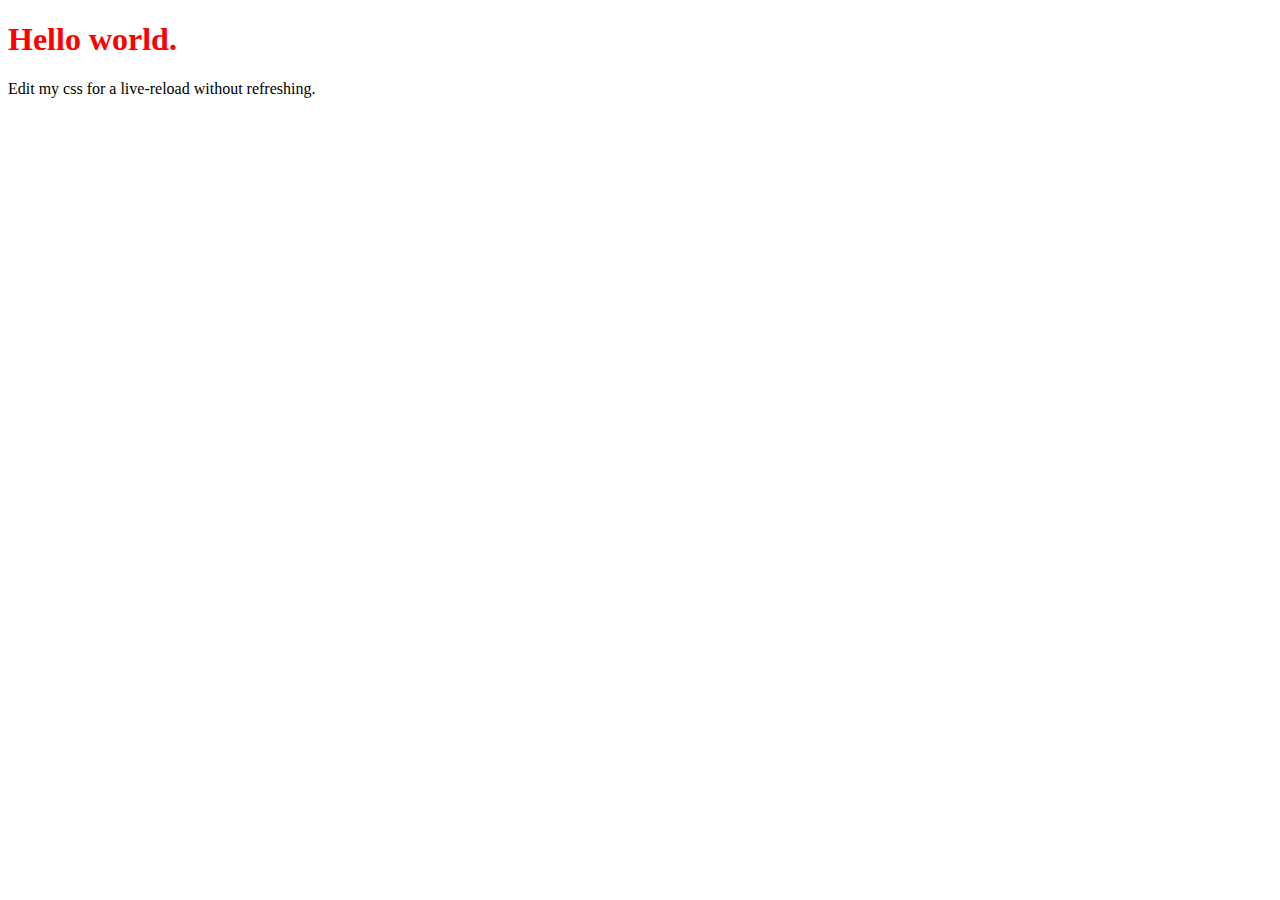
<file: node_modules/live-server 2/test/data/index.html>
<!DOCTYPE html>
<html lang="en">
<head>
	<meta charset="UTF-8">
	<title>Live-server Test Page</title>
	<link rel="stylesheet" href="style.css" />
</head>
<body>
	<h1>Hello world.</h1>
	<p>Edit my css for a live-reload without refreshing.</p>
</body>
</html>
</file>
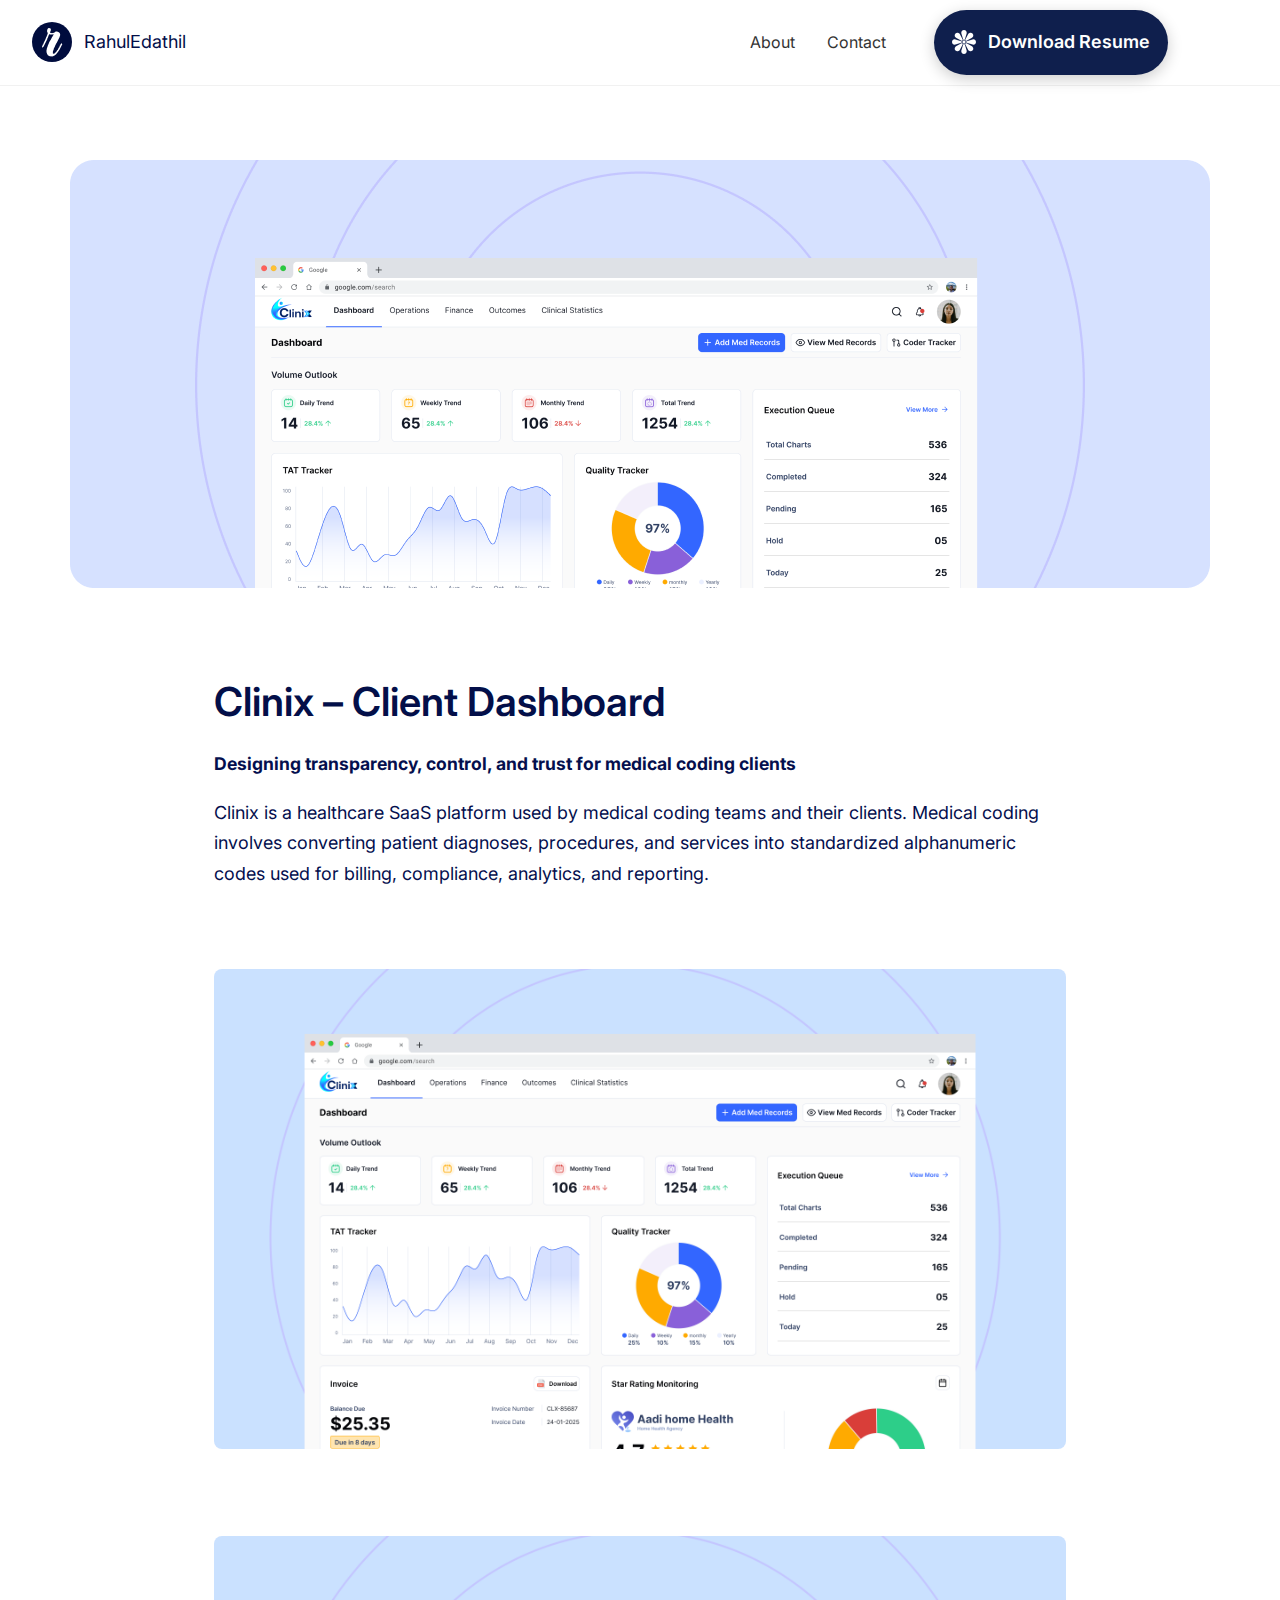
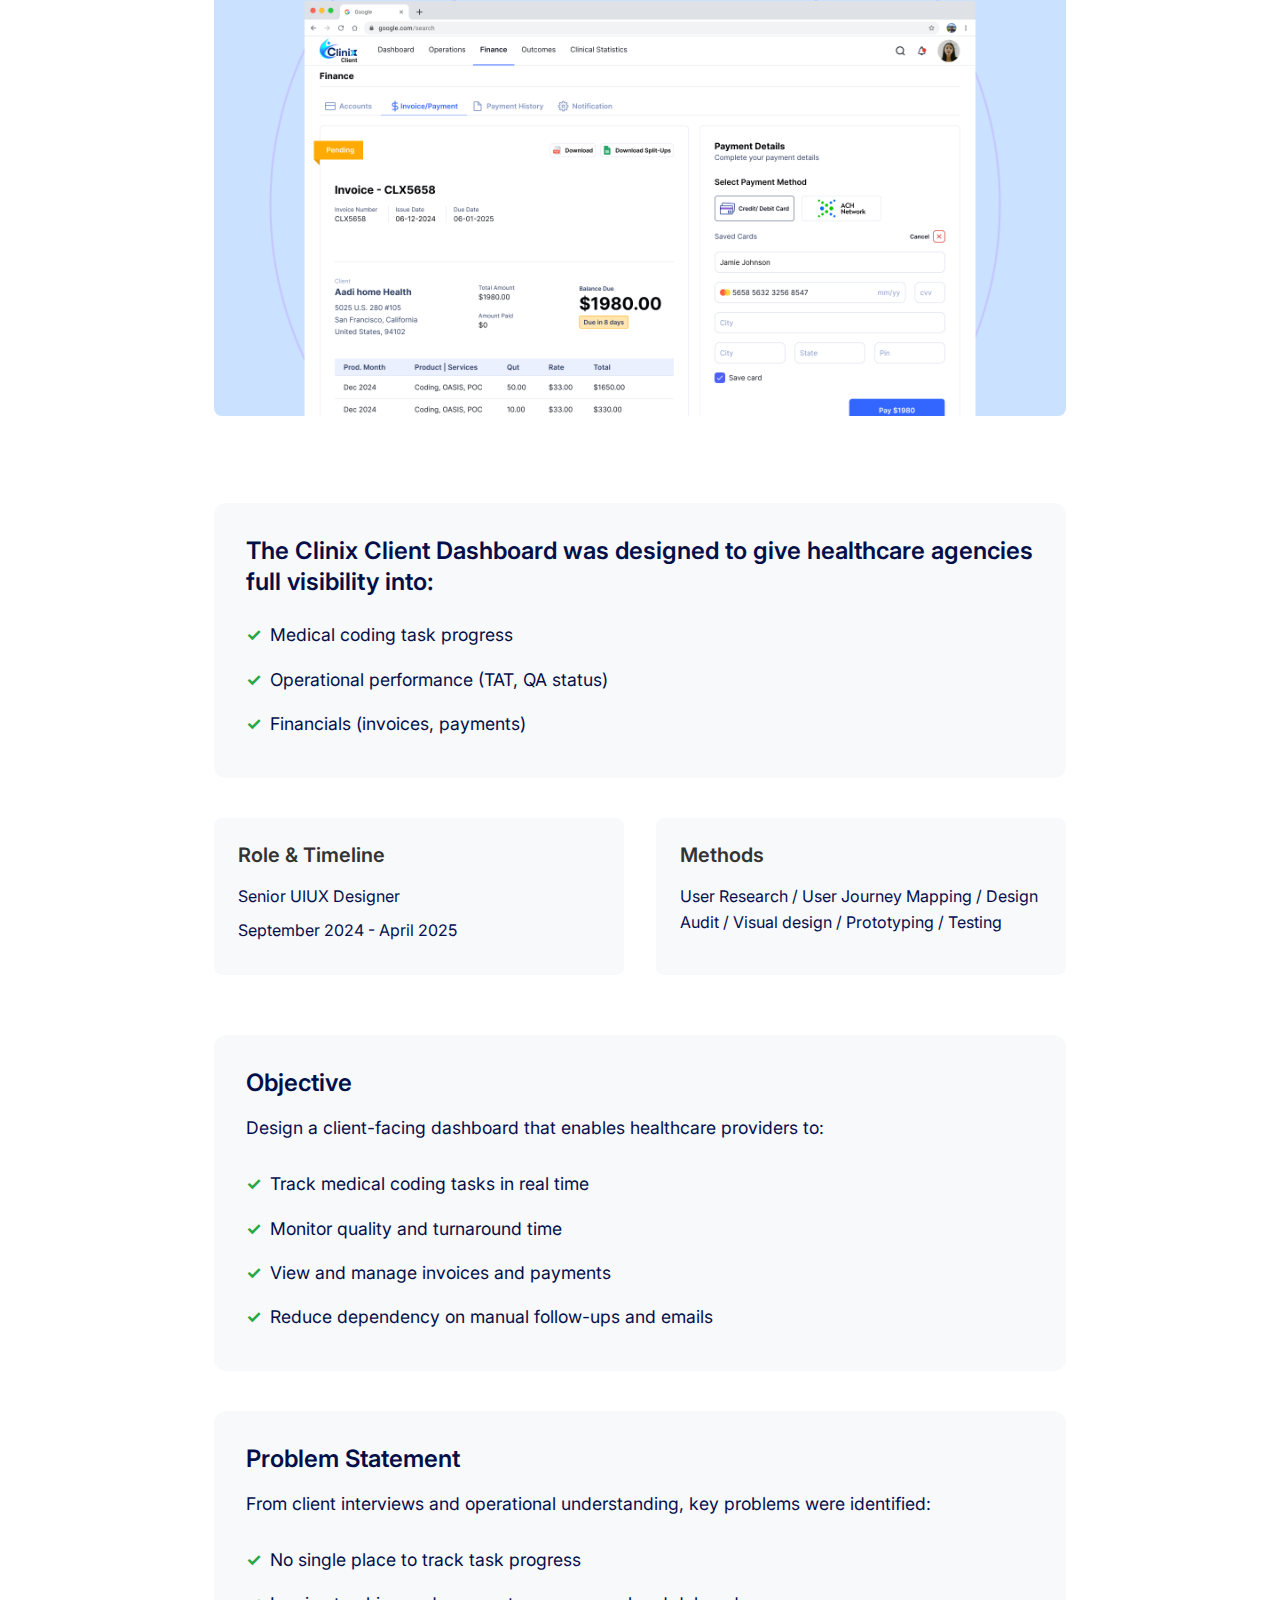
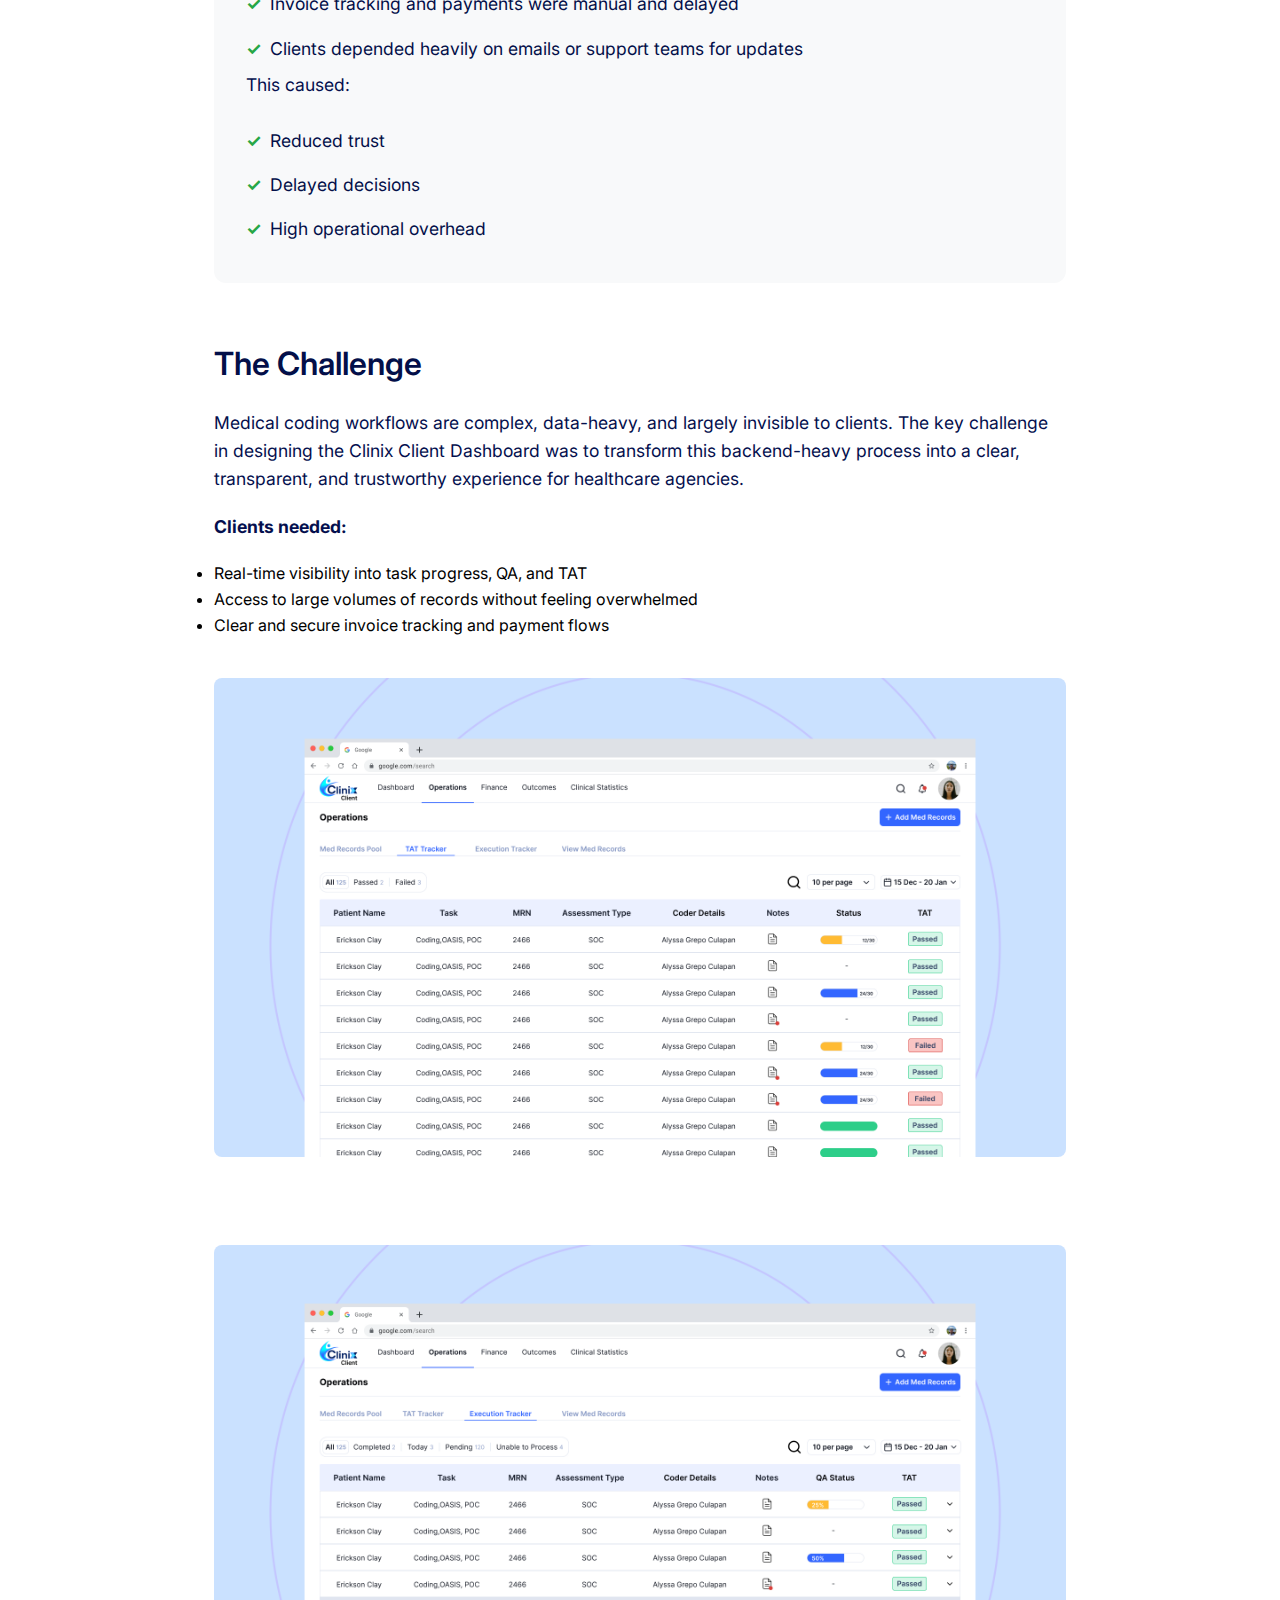
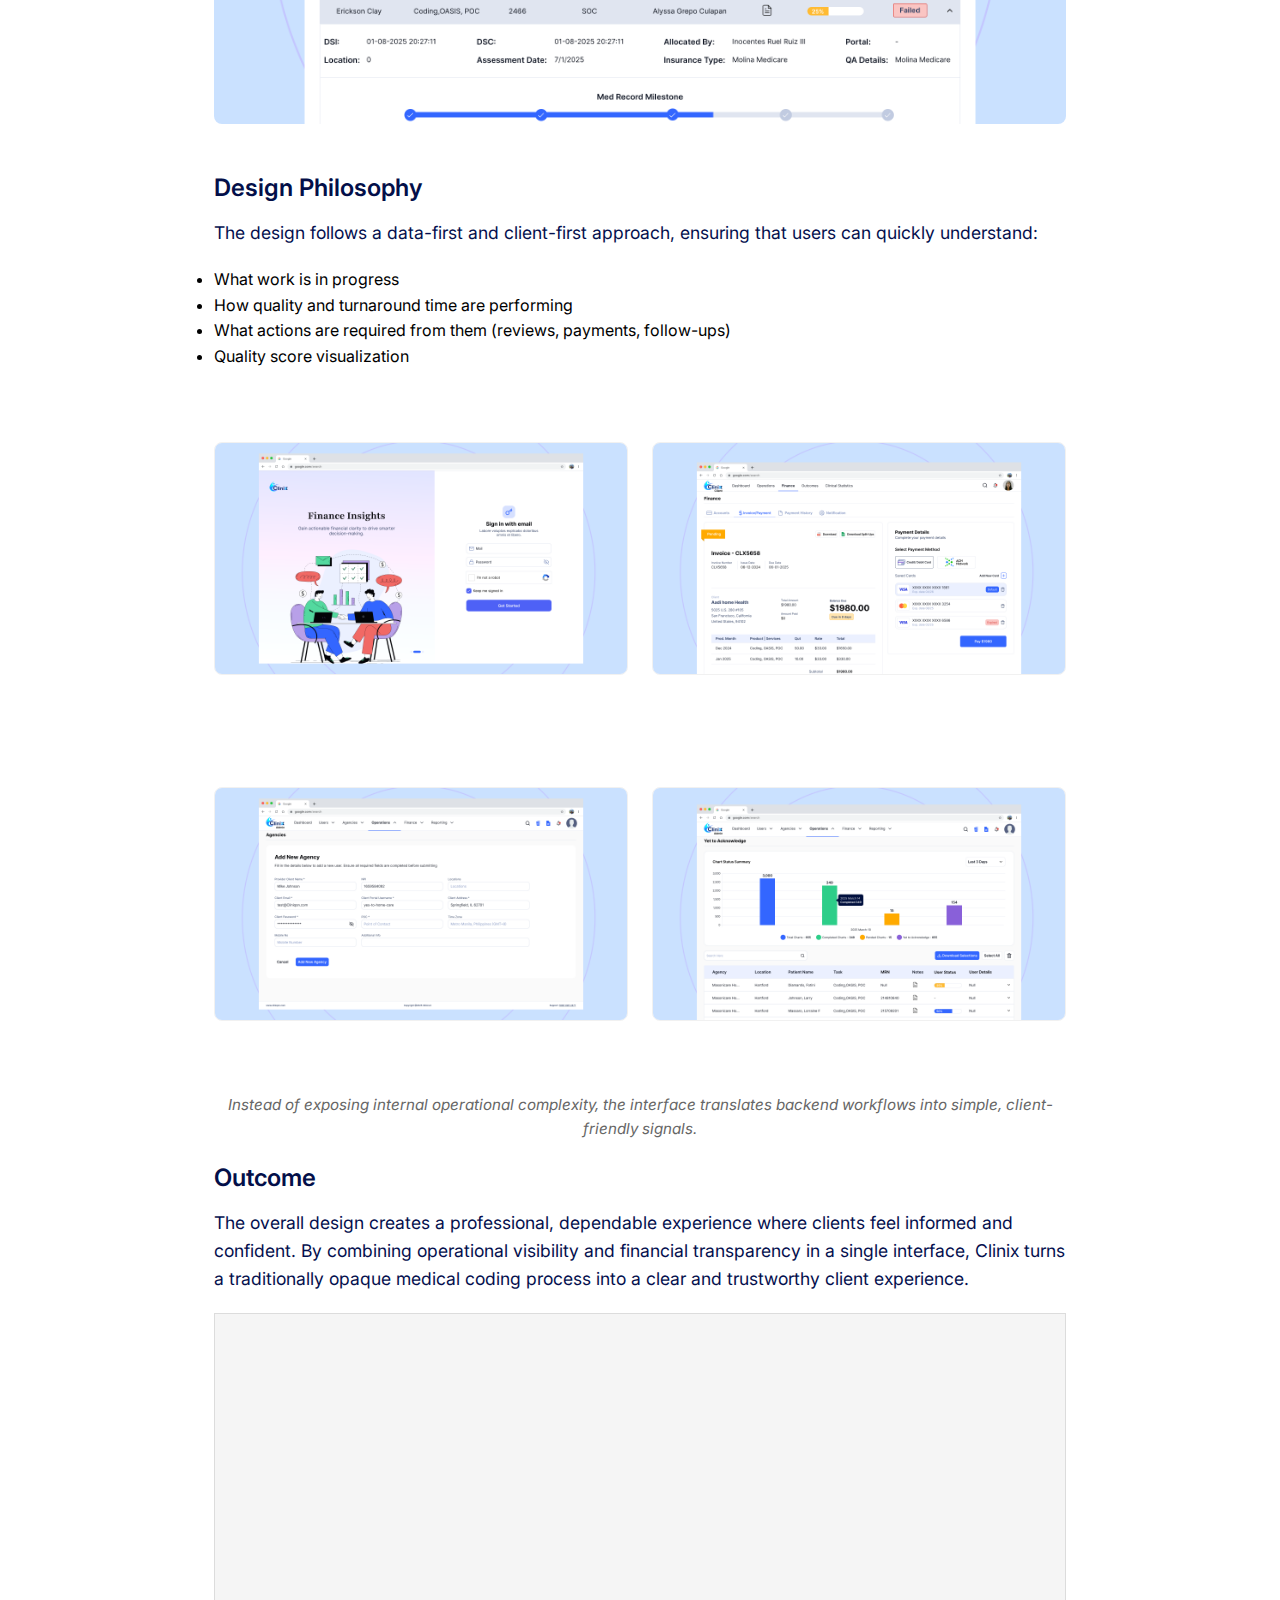
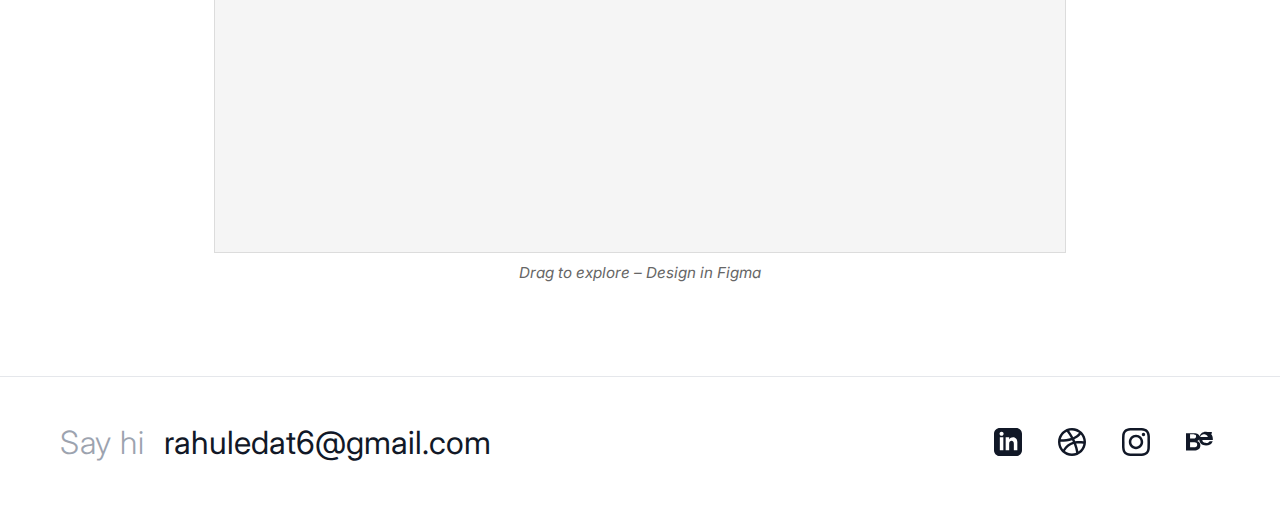
<file: clinix.html>
<!DOCTYPE html>
<html lang="en">
<head>
    <meta charset="UTF-8">
    <meta name="viewport" content="width=device-width, initial-scale=1.0">
    <title>RahulEdathil – Product Designer</title>
    <link rel="preconnect" href="https://fonts.googleapis.com">
<link rel="preconnect" href="https://fonts.gstatic.com" crossorigin>
<link href="https://fonts.googleapis.com/css2?family=Inter:ital,opsz,wght@0,14..32,100..900;1,14..32,100..900&display=swap" rel="stylesheet">
    <link rel="stylesheet" type="text/css" href="css/style.css">
    <link rel="stylesheet" type="text/css" href="css/works.css">
     <link rel="icon" type="image/png" sizes="32x32" href="images/fav.png">
</head>
<body>
    <!-- Header -->
   <header>
    <div class="header-container">
      <a href="index.html" class="logo">
        <div class="logo-icon"><img src="images/logo.png"> </div>
                <span>RahulEdathil</span>
      </a>

      <nav class="nav-desktop">
        <ul class="nav-links">
          <li><a href="about.html" class="" onclick="showPage('about')">About</a></li>
                <li><a href="mailto:rahuledat6@gmail.com?subject=Enquiry for Opportunity" onclick="showPage('contact')">Contact</a></li>
        </ul>
        <a href="https://drive.google.com/file/d/1BbiynA5IwiU140lY3JmVGspDPEam52Hi/view" target="_blank" class="portfolio-btn">
        <img src="images/btn-icon.svg" alt="icon" class="btn-icon">
        Download Resume
    </a>
      </nav>

      <button class="hamburger" id="hamburger">
        <span></span>
        <span></span>
        <span></span>
      </button>
    </div>

    <nav class="nav-mobile" id="navMobile">
      <ul>
        <li><a href="about.html">About</a></li>
        <li><a href="mailto:rahuledat6@gmail.com?subject=Enquiry for Opportunity">Contact</a></li>
      </ul>
      <a href="https://drive.google.com/file/d/1BbiynA5IwiU140lY3JmVGspDPEam52Hi/view" target="_blank" class="download-btn">
        <span class="download-icon">❉</span>
        <span>Download Resume</span>
      </a>
    </nav>
  </header>

    

<!-- portfolios -->
<section class="hero-bg">
    <img src="images/clinix/Banner-Med.png" alt="Hero Background" />
  </section>


<div class="Work-container">
        <div class="hero-section">
            <h1>Clinix – Client Dashboard</h1>
            <p><b>Designing transparency, control, and trust for medical coding clients</b></p>
            <p class="intro-text">Clinix is a healthcare SaaS platform used by medical coding teams and their clients. Medical coding involves converting patient diagnoses, procedures, and services into standardized alphanumeric codes used for billing, compliance, analytics, and reporting.</p>

             <img src="images/clinix/Img-1.png" alt="Rahul Portfolio" class="full-width-image">

            <img src="images/clinix/Img-2.png" alt="Rahul Portfolio" class="full-width-image">

            <div class="key-results">
                <h3>The Clinix Client Dashboard was designed to give healthcare agencies full visibility into:</h3>
                <ul>
                    <li>Medical coding task progress</li>
                    <li>Operational performance (TAT, QA status)</li>
                    <li>Financials (invoices, payments)</li>
                </ul>
            </div>

            <div class="info-grid">
                <div class="info-card">
                    <h4>Role & Timeline</h4>
                    <p>Senior UIUX Designer</p>
                    <p>September 2024 - April 2025</p>
                </div>
                <div class="info-card">
                    <h4>Methods</h4>
                    <p>User Research / User Journey Mapping / Design Audit / Visual design / Prototyping / Testing</p>
                </div>
            </div>
        </div>

         <div class="key-results">
                <h3>Objective</h3>
                <p>Design a client-facing dashboard that enables healthcare providers to:</p>
                <ul>
                    <li>Track medical coding tasks in real time</li>
                    <li>Monitor quality and turnaround time</li>
                    <li>View and manage invoices and payments</li>
                    <li>Reduce dependency on manual follow-ups and emails</li>
                </ul>
            </div>

               <div class="key-results">
                <h3>Problem Statement</h3>
                <p>From client interviews and operational understanding, key problems were identified:</p>
                <ul>
                    <li>No single place to track task progress</li>
                    <li>Invoice tracking and payments were manual and delayed</li>
                    <li>Clients depended heavily on emails or support teams for updates</li>
                </ul>
                <p>This caused:</p>
                <ul>
                    <li>Reduced trust</li>
                    <li>Delayed decisions</li>
                    <li>High operational overhead</li>
                </ul>
            </div>

        <section>
            <h2>The Challenge</h2>
            <p>Medical coding workflows are complex, data-heavy, and largely invisible to clients. The key challenge in designing the Clinix Client Dashboard was to transform this backend-heavy process into a clear, transparent, and trustworthy experience for healthcare agencies.</p>

            <p><b>Clients needed:</b></p>
            <ul>
                    <li>Real-time visibility into task progress, QA, and TAT</li>
                    <li>Access to large volumes of records without feeling overwhelmed</li>
                    <li>Clear and secure invoice tracking and payment flows</li>
                </ul>

           <img src="images/clinix/Img-3.png" alt="Rahul Portfolio" class="full-width-image">
           <img src="images/clinix/Img-4.png" alt="Rahul Portfolio" class="full-width-image">
        </section>

          <section>
            <h3>Design Philosophy</h3>
            <p>The design follows a data-first and client-first approach, ensuring that users can quickly understand:</p>

            <ul>
                    <li>What work is in progress</li>
                    <li>How quality and turnaround time are performing</li>
                    <li>What actions are required from them (reviews, payments, follow-ups)</li>
                    <li>Quality score visualization</li>
                </ul>


            <div class="two-column">
                <img style="border: 1px solid #f1f1f1;" src="images/clinix/Img-5.png" alt="Rahul Portfolio" class="full-width-image">
                <img style="border: 1px solid #f1f1f1;" src="images/clinix/Img-6.png" alt="Rahul Portfolio" class="full-width-image">
            </div>
             <div class="two-column">
                <img style="border: 1px solid #f1f1f1;" src="images/clinix/Img-7.png" alt="Rahul Portfolio" class="full-width-image">
                <img style="border: 1px solid #f1f1f1;" src="images/clinix/Img-8.png" alt="Rahul Portfolio" class="full-width-image">
            </div>
            <p class="image-caption">Instead of exposing internal operational complexity, the interface translates backend workflows into simple, client-friendly signals.</p>

           
        </section>

           <section>
            <h3>Outcome</h3>
            <p>The overall design creates a professional, dependable experience where clients feel informed and confident. By combining operational visibility and financial transparency in a single interface, Clinix turns a traditionally opaque medical coding process into a clear and trustworthy client experience.</p>
           
            <div class="iframe-container">
            <iframe style="border: 1px solid rgba(0, 0, 0, 0.1);" width="800" height="450" src="https://embed.figma.com/design/tb0VcsuPdCEyEgzMZTMPFr/Clinix?node-id=0-1&embed-host=share" allowfullscreen></iframe>
        </div>
            <p class="image-caption">Drag to explore – Design in Figma</p>
        </section>









       
    </div>















    <!-- Footer -->
    <footer>
        <div class="footer-container">
            <div class="footer-left">
                <span class="say-hi">Say hi</span>
                <a href="mailto:rahuledat6@gmail.com" class="email">rahuledat6@gmail.com</a>
            </div>
            <div class="social-icons">
                <a href="https://www.linkedin.com/in/rahuledat/" class="social-icon" aria-label="LinkedIn">
                    <svg viewBox="0 0 24 24" fill="currentColor">
                        <path d="M19 0h-14c-2.761 0-5 2.239-5 5v14c0 2.761 2.239 5 5 5h14c2.762 0 5-2.239 5-5v-14c0-2.761-2.238-5-5-5zm-11 19h-3v-11h3v11zm-1.5-12.268c-.966 0-1.75-.79-1.75-1.764s.784-1.764 1.75-1.764 1.75.79 1.75 1.764-.783 1.764-1.75 1.764zm13.5 12.268h-3v-5.604c0-3.368-4-3.113-4 0v5.604h-3v-11h3v1.765c1.396-2.586 7-2.777 7 2.476v6.759z"/>
                    </svg>
                </a>
                <a href="https://dribbble.com/rahuledat" class="social-icon" aria-label="Dribbble">
                    <svg viewBox="0 0 24 24" fill="currentColor">
                        <path d="M12 0c-6.628 0-12 5.373-12 12s5.372 12 12 12 12-5.373 12-12-5.372-12-12-12zm9.885 11.441c-2.575-.422-4.943-.445-7.103-.073-.244-.563-.497-1.125-.767-1.68 2.31-1 4.165-2.358 5.548-4.082 1.35 1.594 2.197 3.619 2.322 5.835zm-3.842-7.282c-1.205 1.554-2.868 2.783-4.986 3.68-1.016-1.861-2.178-3.676-3.488-5.438.779-.197 1.591-.314 2.431-.314 2.275 0 4.368.779 6.043 2.072zm-10.516-.993c1.331 1.742 2.511 3.538 3.537 5.381-2.43.715-5.331 1.082-8.684 1.105.692-2.835 2.601-5.193 5.147-6.486zm-5.44 8.834l.013-.256c3.849-.005 7.169-.448 9.95-1.322.233.475.456.952.67 1.432-3.38 1.057-6.165 3.222-8.337 6.48-1.432-1.719-2.296-3.927-2.296-6.334zm3.829 7.81c1.969-3.088 4.482-5.098 7.598-6.027.928 2.42 1.609 4.91 2.043 7.46-3.349 1.291-7.21.715-9.641-1.433zm11.586.43c-.438-2.353-1.08-4.653-1.92-6.897 1.876-.265 3.94-.196 6.199.196-.437 2.786-2.028 5.192-4.279 6.701z"/>
                    </svg>
                </a>
                <a href="https://www.behance.net/rahuledat" class="social-icon" aria-label="Instagram">
    <svg viewBox="0 0 24 24" fill="currentColor">
        <path d="M12 2.163c3.204 0 3.584.012 4.85.07 3.252.148 4.771 1.691 4.919 4.919.058 1.265.069 1.645.069 4.849 0 3.205-.012 3.584-.069 4.849-.149 3.225-1.664 4.771-4.919 4.919-1.266.058-1.644.07-4.85.07-3.204 0-3.584-.012-4.849-.07-3.26-.149-4.771-1.699-4.919-4.92-.058-1.265-.07-1.644-.07-4.849 0-3.204.013-3.583.07-4.849.149-3.227 1.664-4.771 4.919-4.919 1.266-.057 1.645-.069 4.849-.069zm0-2.163c-3.259 0-3.667.014-4.947.072-4.358.2-6.78 2.618-6.98 6.98-.059 1.281-.073 1.689-.073 4.948 0 3.259.014 3.668.072 4.948.2 4.358 2.618 6.78 6.98 6.98 1.281.058 1.689.072 4.948.072 3.259 0 3.668-.014 4.948-.072 4.354-.2 6.782-2.618 6.979-6.98.059-1.28.073-1.689.073-4.948 0-3.259-.014-3.667-.072-4.947-.196-4.354-2.617-6.78-6.979-6.98-1.281-.059-1.69-.073-4.949-.073zm0 5.838c-3.403 0-6.162 2.759-6.162 6.162s2.759 6.163 6.162 6.163 6.162-2.759 6.162-6.163c0-3.403-2.759-6.162-6.162-6.162zm0 10.162c-2.209 0-4-1.79-4-4 0-2.209 1.791-4 4-4s4 1.791 4 4c0 2.21-1.791 4-4 4zm6.406-11.845c-.796 0-1.441.645-1.441 1.44s.645 1.44 1.441 1.44c.795 0 1.439-.645 1.439-1.44s-.644-1.44-1.439-1.44z"/>
    </svg>
</a>
                <a href="https://www.instagram.com/rahul_edathil" class="social-icon" aria-label="Behance">
    <svg viewBox="0 0 24 24" fill="currentColor">
        <path d="M6.938 4.503c.702 0 1.34.06 1.92.188.577.13 1.07.33 1.485.61.41.28.733.65.96 1.12.225.47.34 1.05.34 1.73 0 .74-.17 1.36-.507 1.86-.338.5-.837.9-1.502 1.22.906.26 1.576.72 2.022 1.37.448.66.665 1.45.665 2.36 0 .75-.13 1.39-.41 1.93-.28.55-.67 1-1.16 1.35-.48.348-1.05.6-1.67.76-.61.159-1.25.239-1.92.239H0V4.503h6.938zM3.495 8.96h3.016c.66 0 1.185-.14 1.57-.43.39-.285.58-.76.58-1.42 0-.31-.05-.56-.19-.79-.13-.23-.32-.41-.56-.55-.24-.13-.52-.23-.84-.28-.32-.05-.67-.08-1.05-.08H3.495v3.55zm0 7.544h3.23c.38 0 .74-.03 1.09-.1.35-.07.65-.19.91-.36.27-.18.48-.42.63-.72.15-.3.23-.67.23-1.1 0-.75-.22-1.27-.64-1.57-.43-.3-.99-.44-1.69-.44H3.495v4.29zM21.5 10.28h-7.5c.05.47.17.87.37 1.2.2.33.45.6.75.8.3.2.64.34 1.03.42.39.08.8.12 1.23.12.71 0 1.31-.15 1.79-.44.48-.29.81-.65.98-1.09h2.72c-.47 1.31-1.19 2.25-2.17 2.81-.98.56-2.16.84-3.54.84-.88 0-1.69-.13-2.42-.39-.73-.26-1.36-.64-1.87-1.14-.51-.5-.91-1.11-1.19-1.83-.28-.72-.42-1.53-.42-2.42 0-.87.14-1.67.42-2.4.28-.73.68-1.35 1.2-1.86.52-.51 1.14-.91 1.87-1.18.73-.27 1.53-.41 2.4-.41.94 0 1.77.16 2.51.47.73.31 1.35.75 1.84 1.31.49.56.87 1.23 1.13 2.01.26.78.39 1.63.39 2.55 0 .17-.01.35-.03.55zm-2.87-2.46c-.06-.44-.18-.82-.38-1.13-.2-.31-.44-.57-.73-.77-.29-.2-.61-.34-.97-.43-.36-.09-.73-.13-1.11-.13-.39 0-.76.04-1.12.13-.36.09-.68.23-.97.43-.29.2-.54.46-.74.77-.2.31-.33.69-.39 1.13h6.41zM15.3 3.46h6.85v1.54H15.3V3.46z"/>
    </svg>
</a>
            </div>
        </div>
    </footer>

    <script>
        // Page Navigation
        function showPage(pageName) {
            // Hide all pages
            document.getElementById('home-page').classList.add('page-hidden');
            document.getElementById('about-page').classList.add('page-hidden');
            document.getElementById('contact-page').classList.add('page-hidden');

            // Show selected page
            document.getElementById(pageName + '-page').classList.remove('page-hidden');

            // Update active nav link
            document.querySelectorAll('.nav-links a').forEach(link => {
                link.classList.remove('active');
            });
            event.target.classList.add('active');

            // Scroll to top
            window.scrollTo(0, 0);
        }

        // Intersection Observer for scroll animations
        const observerOptions = {
            threshold: 0.15,
            rootMargin: '0px 0px -80px 0px'
        };

        const observer = new IntersectionObserver((entries) => {
            entries.forEach(entry => {
                if (entry.isIntersecting) {
                    entry.target.classList.add('visible');
                }
            });
        }, observerOptions);

        // Observe sections
        document.querySelectorAll('.section').forEach(section => {
            observer.observe(section);
        });

        // Observe cards with staggered delay
        document.querySelectorAll('.card').forEach((card, index) => {
            card.style.transitionDelay = `${index * 0.15}s`;
            observer.observe(card);
        });
    </script>
</body>
</html>
</file>
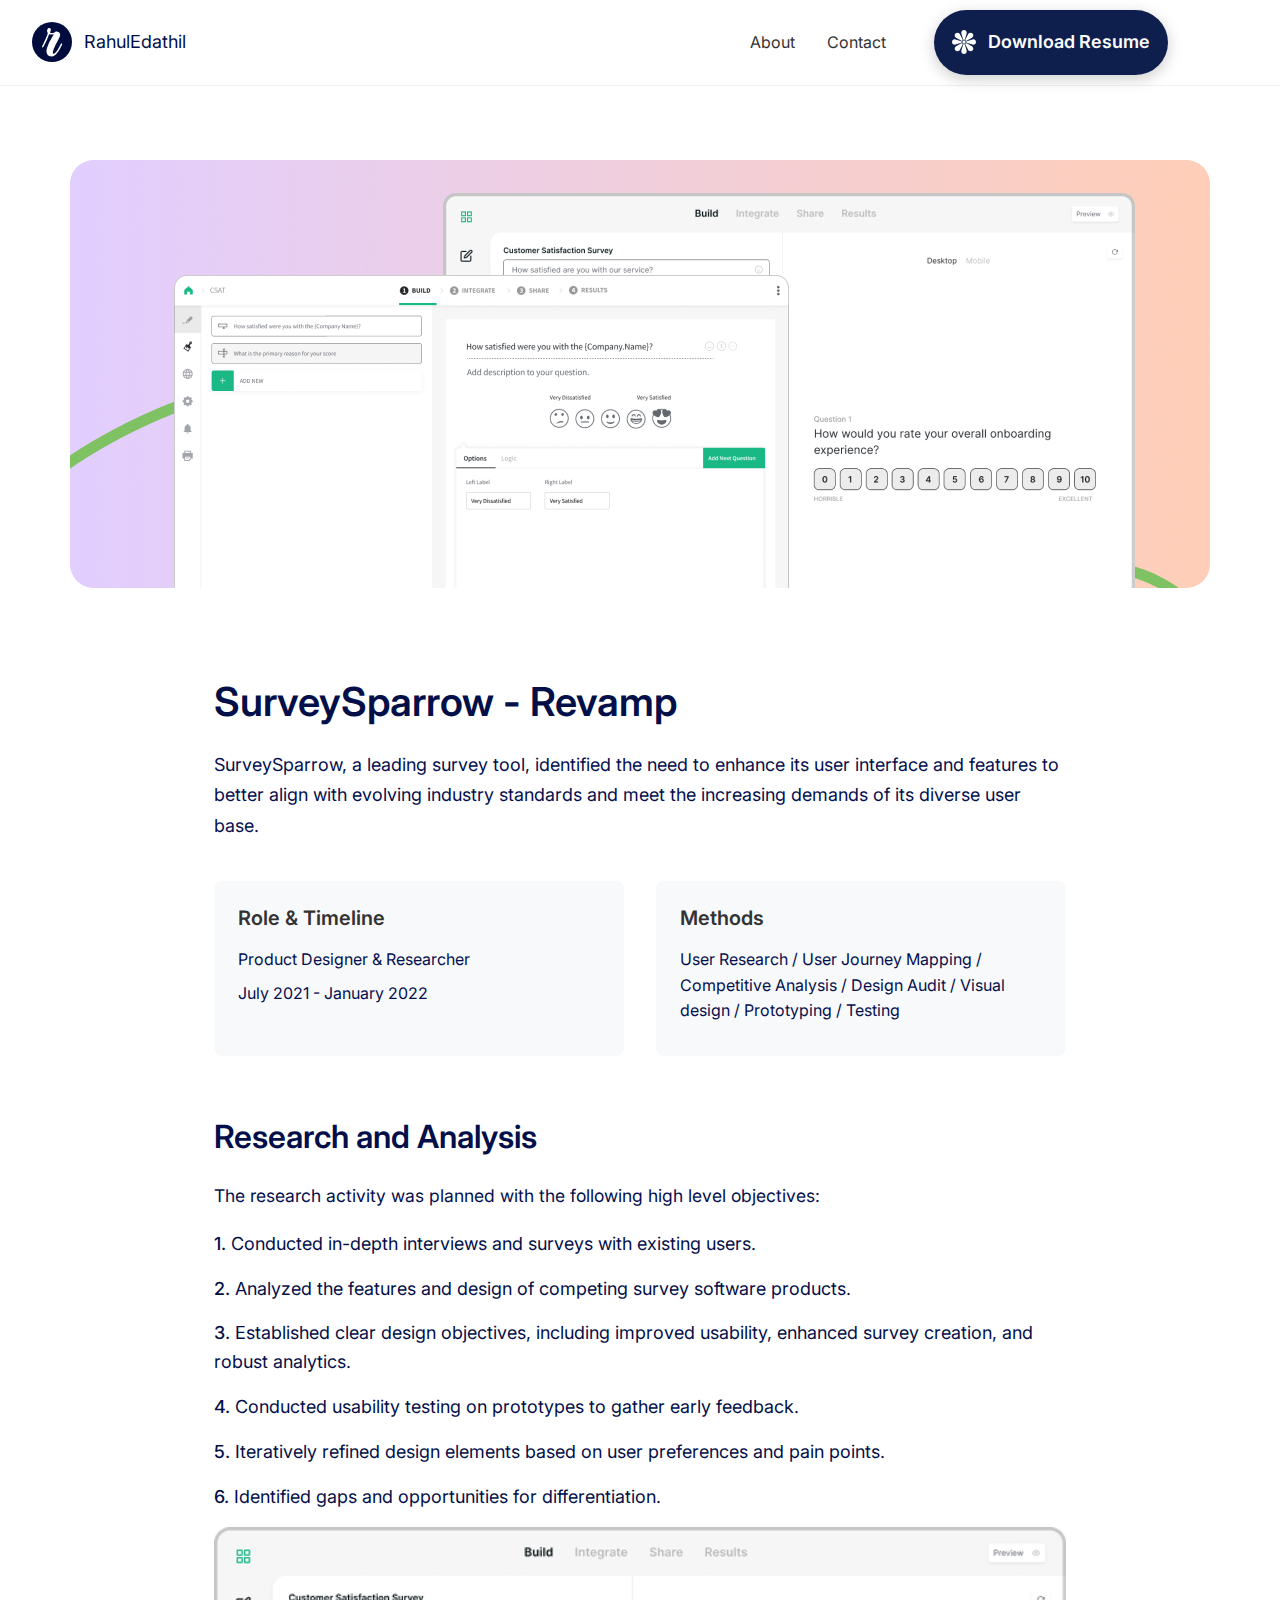
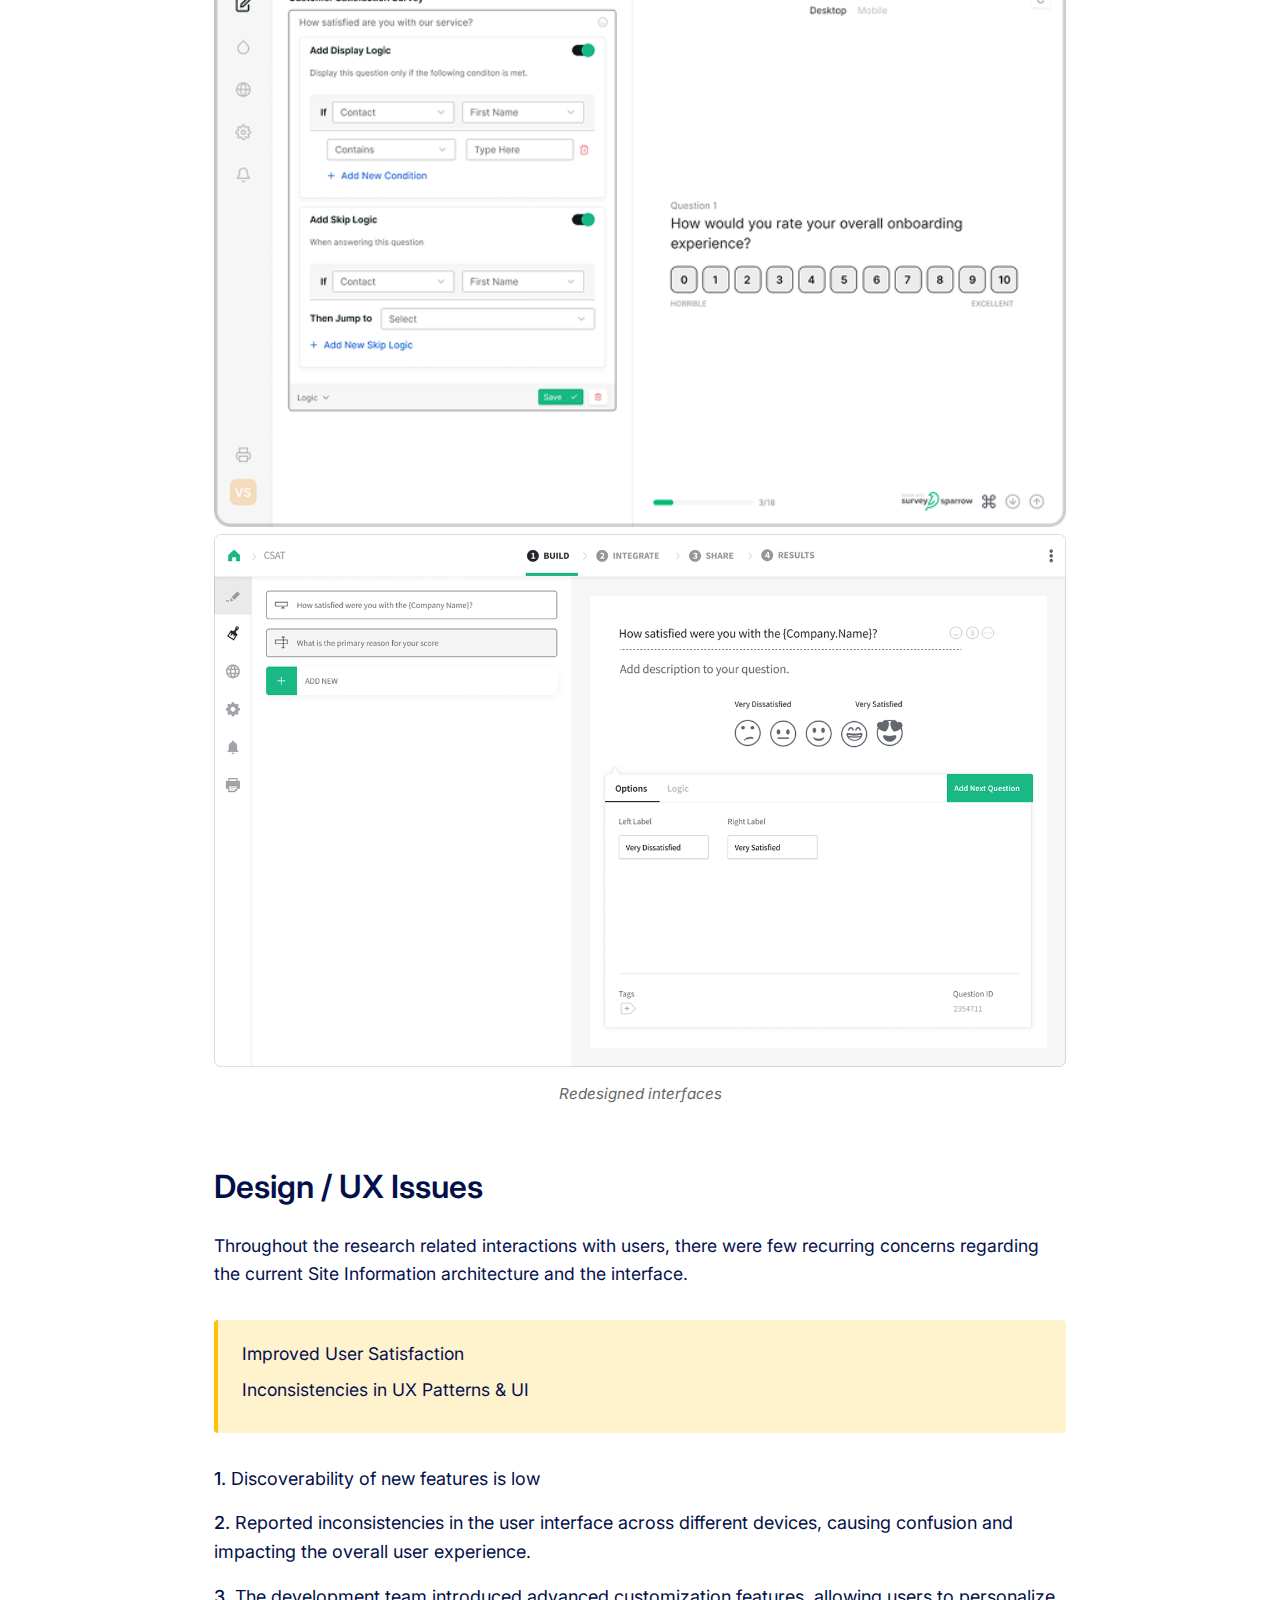
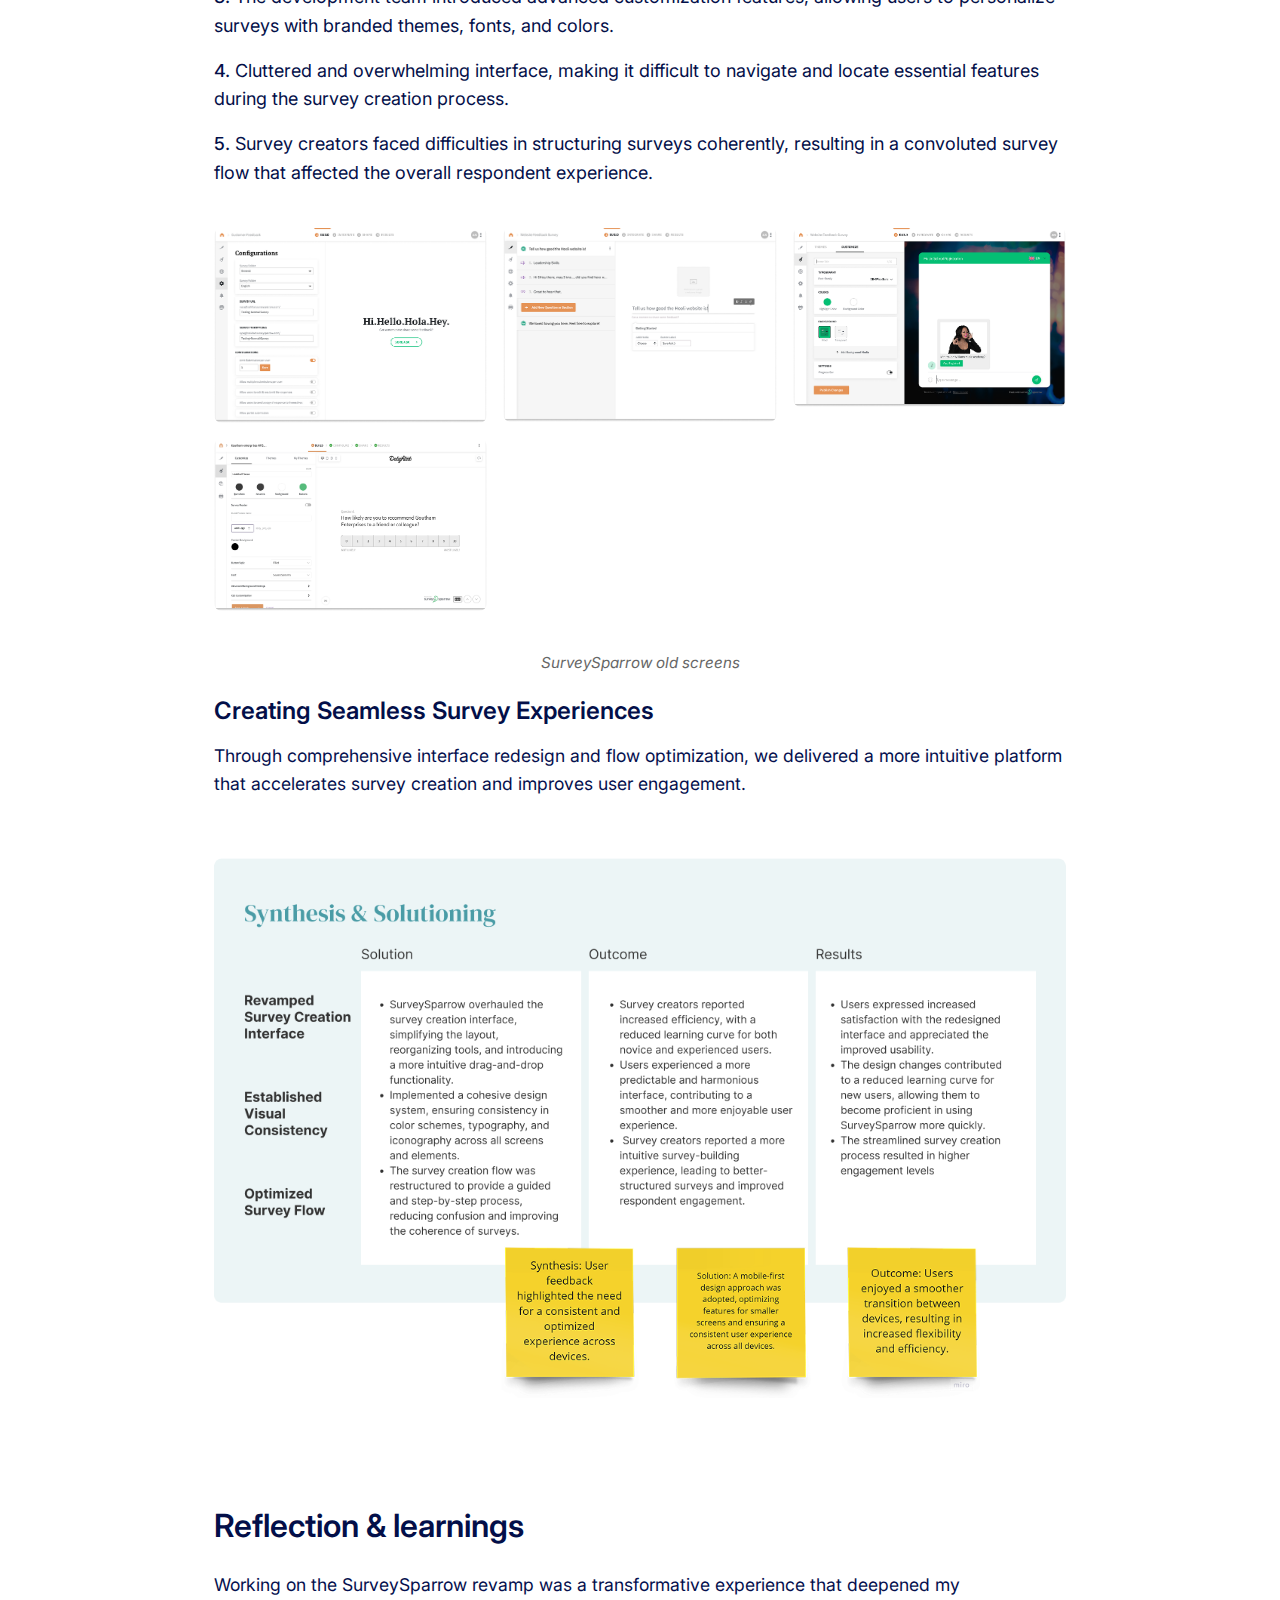
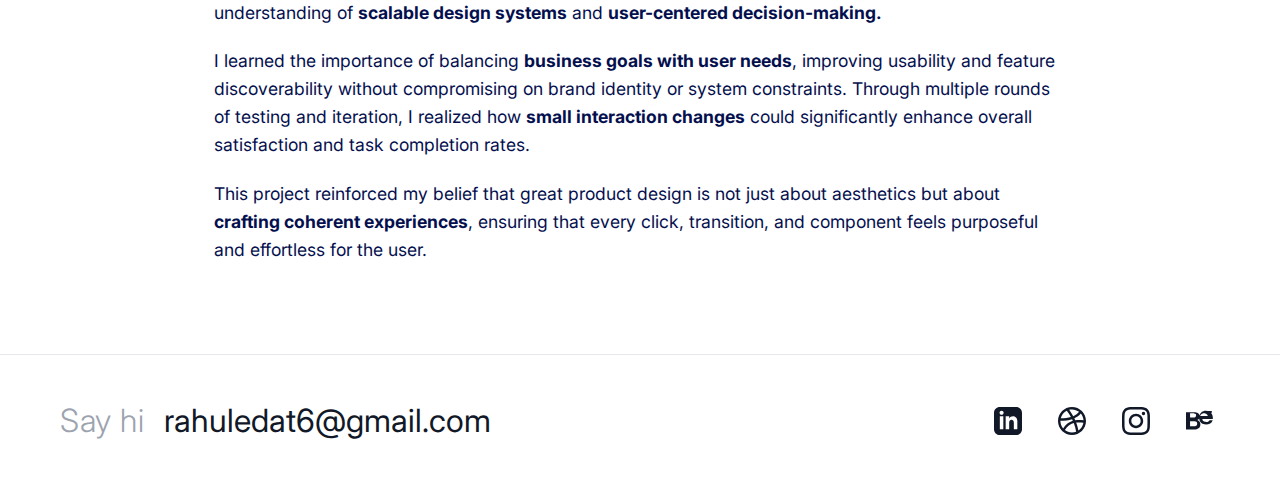
<file: ss.html>
<!DOCTYPE html>
<html lang="en">
<head>
    <meta charset="UTF-8">
    <meta name="viewport" content="width=device-width, initial-scale=1.0">
    <title>Rahul Edathil | UIUX/ Product Designer | Kochi, Kerala</title>
<meta name="description" content="Experienced UI/UX &amp; Product Designer in Kochi with 7+ years of expertise in crafting user-friendly digital solutions for Healthcare, SaaS, and Cloud-based p" />
<meta itemprop="name" content="Rahul Edathil | UIUX/ Product Designer | Kochi, Kerala" />
<meta itemprop="description" content="Experienced UI/UX &amp; Product Designer in Kochi with 7+ years of expertise in crafting user-friendly digital solutions for Healthcare, SaaS, and Cloud-based p" />
<meta itemprop="image" content="https://rahuledathil.com/images/photo.png" />
<meta property="og:url" content="https://rahuledathil.com/" />
<meta property="og:type" content="website" />
<meta property="og:title" content="Rahul Edathil | UIUX/ Product Designer | Kochi, Kerala" />
<meta property="og:description" content="Experienced UI/UX &amp; Product Designer in Kochi with 7+ years of expertise in crafting user-friendly digital solutions for Healthcare, SaaS, and Cloud-based p" />
<meta property="og:image" content="https://rahuledathil.com/images/photo.png" />
<meta name="twitter:card" content="summary_large_image" />
<meta name="twitter:title" content="Rahul Edathil | UIUX/ Product Designer | Kochi, Kerala" />
<meta name="twitter:description" content="Experienced UI/UX &amp; Product Designer in Kochi with 7+ years of expertise in crafting user-friendly digital solutions for Healthcare, SaaS, and Cloud-based p" />
<meta name="twitter:image" content="https://rahuledathil.com/images/photo.png" />
    <link rel="preconnect" href="https://fonts.googleapis.com">
<link rel="preconnect" href="https://fonts.gstatic.com" crossorigin>
<link href="https://fonts.googleapis.com/css2?family=Inter:ital,opsz,wght@0,14..32,100..900;1,14..32,100..900&display=swap" rel="stylesheet">
    <link rel="stylesheet" type="text/css" href="css/style.css">
    <link rel="stylesheet" type="text/css" href="css/works.css">
     <link rel="icon" type="image/png" sizes="32x32" href="images/fav.png">
</head>
<body>
    <!-- Header -->
    <header>
    <div class="header-container">
      <a href="index.html" class="logo">
        <div class="logo-icon"><img src="images/logo.png"> </div>
                <span>RahulEdathil</span>
      </a>

      <nav class="nav-desktop">
        <ul class="nav-links">
          <li><a href="about.html" class="" onclick="showPage('about')">About</a></li>
                <li><a href="mailto:rahuledat6@gmail.com?subject=Enquiry for Opportunity" onclick="showPage('contact')">Contact</a></li>
        </ul>
        <a href="https://drive.google.com/file/d/1BbiynA5IwiU140lY3JmVGspDPEam52Hi/view" target="_blank" class="portfolio-btn">
        <img src="images/btn-icon.svg" alt="icon" class="btn-icon">
        Download Resume
    </a>
      </nav>

      <button class="hamburger" id="hamburger">
        <span></span>
        <span></span>
        <span></span>
      </button>
    </div>

    <nav class="nav-mobile" id="navMobile">
      <ul>
        <li><a href="about.html">About</a></li>
        <li><a href="mailto:rahuledat6@gmail.com?subject=Enquiry for Opportunity">Contact</a></li>
      </ul>
      <a href="https://drive.google.com/file/d/1BbiynA5IwiU140lY3JmVGspDPEam52Hi/view" target="_blank" class="download-btn">
        <span class="download-icon">❉</span>
        <span>Download Resume</span>
      </a>
    </nav>
  </header>

    

<!-- portfolios -->
<section class="hero-bg">
    <img src="images/ss/ss-Banner.png" alt="Hero Background" />
  </section>


<div class="Work-container">
        <div class="hero-section">
            <h1>SurveySparrow - Revamp</h1>
            <p class="intro-text">SurveySparrow, a leading survey tool, identified the need to enhance its user interface and features to better align with evolving industry standards and meet the increasing demands of its diverse user base.</p>

            <div class="info-grid">
                <div class="info-card">
                    <h4>Role & Timeline</h4>
                    <p>Product Designer & Researcher</p>
                    <p>July 2021 - January 2022</p>
                </div>
                <div class="info-card">
                    <h4>Methods</h4>
                    <p>User Research / User Journey Mapping / Competitive Analysis / Design Audit / Visual design / Prototyping / Testing</p>
                </div>
            </div>
        </div>

        <section>
            <h2>Research and Analysis</h2>
            <p>The research activity was planned with the following high level objectives:</p>
                <ul class="point-list">
                    <li>Conducted in-depth interviews and surveys with existing users.</li>
                    <li>Analyzed the features and design of competing survey software products.</li>
                    <li>Established clear design objectives, including improved usability, enhanced survey creation, and robust analytics.</li>
                    <li>Conducted usability testing on prototypes to gather early feedback.</li>
                    <li>Iteratively refined design elements based on user preferences and pain points.</li>
                    <li>Identified gaps and opportunities for differentiation.</li>
                </ul>

            <img style="width:100%;" src="images/ss/scr1.png">
            <img style="width:100%;" src="images/ss/scr7.png">
              <p class="image-caption">Redesigned interfaces</p>

        </section>

        <section>
            <h2>Design / UX Issues</h2>
            <p>Throughout the research related interactions with users, there were few recurring concerns regarding the current Site Information architecture and the interface.</p>

            <div class="highlight-box">
                <p>Improved User Satisfaction</p>
                <p>Inconsistencies in UX Patterns & UI</p>
            </div>

            <ul class="point-list">
                    <li>Discoverability of new features is low</li>
                    <li>Reported inconsistencies in the user interface across different devices, causing confusion and impacting the overall user experience.</li>
                    <li>The development team introduced advanced customization features, allowing users to personalize surveys with branded themes, fonts, and colors.</li>
                    <li>Cluttered and overwhelming interface, making it difficult to navigate and locate essential features during the survey creation process.</li>
                    <li>Survey creators faced difficulties in structuring surveys coherently, resulting in a convoluted survey flow that affected the overall respondent experience.</li>
                </ul>

                 <div class="image-grid">
                <img src="images/ss/scr2.png" alt="Competitor 1">
                <img src="images/ss/scr3.png" alt="Competitor 2">
                <img src="images/ss/scr4.png" alt="Competitor 3">
                <img src="images/ss/scr5.png" alt="Competitor 4">
            </div>
            <p class="image-caption">SurveySparrow old screens</p>







            <h3>Creating Seamless Survey Experiences</h3>
            <p>Through comprehensive interface redesign and flow optimization, we delivered a more intuitive platform that accelerates survey creation and improves user engagement.</p>
             <img src="images/ss/scr6.png" alt="Key Results" class="full-width-image">
           
        </section>


       

      

        



        <section>
            <h2>Reflection & learnings</h2>
            <p>Working on the SurveySparrow revamp was a transformative experience that deepened my understanding of <b>scalable design systems</b> and <b>user-centered decision-making.</b></p>

            <p>I learned the importance of balancing <b>business goals with user needs</b>, improving usability and feature discoverability without compromising on brand identity or system constraints. Through multiple rounds of testing and iteration, I realized how <b>small interaction changes</b> could significantly enhance overall satisfaction and task completion rates.</p>

            <p>This project reinforced my belief that great product design is not just about aesthetics but about <b>crafting coherent experiences</b>, ensuring that every click, transition, and component feels purposeful and effortless for the user.</p>
        </section>
    </div>















    <!-- Footer -->
    <footer>
        <div class="footer-container">
            <div class="footer-left">
                <span class="say-hi">Say hi</span>
                <a href="mailto:rahuledat6@gmail.com" class="email">rahuledat6@gmail.com</a>
            </div>
            <div class="social-icons">
                <a href="https://www.linkedin.com/in/rahuledat/" class="social-icon" aria-label="LinkedIn">
                    <svg viewBox="0 0 24 24" fill="currentColor">
                        <path d="M19 0h-14c-2.761 0-5 2.239-5 5v14c0 2.761 2.239 5 5 5h14c2.762 0 5-2.239 5-5v-14c0-2.761-2.238-5-5-5zm-11 19h-3v-11h3v11zm-1.5-12.268c-.966 0-1.75-.79-1.75-1.764s.784-1.764 1.75-1.764 1.75.79 1.75 1.764-.783 1.764-1.75 1.764zm13.5 12.268h-3v-5.604c0-3.368-4-3.113-4 0v5.604h-3v-11h3v1.765c1.396-2.586 7-2.777 7 2.476v6.759z"/>
                    </svg>
                </a>
                <a href="https://dribbble.com/rahuledat" class="social-icon" aria-label="Dribbble">
                    <svg viewBox="0 0 24 24" fill="currentColor">
                        <path d="M12 0c-6.628 0-12 5.373-12 12s5.372 12 12 12 12-5.373 12-12-5.372-12-12-12zm9.885 11.441c-2.575-.422-4.943-.445-7.103-.073-.244-.563-.497-1.125-.767-1.68 2.31-1 4.165-2.358 5.548-4.082 1.35 1.594 2.197 3.619 2.322 5.835zm-3.842-7.282c-1.205 1.554-2.868 2.783-4.986 3.68-1.016-1.861-2.178-3.676-3.488-5.438.779-.197 1.591-.314 2.431-.314 2.275 0 4.368.779 6.043 2.072zm-10.516-.993c1.331 1.742 2.511 3.538 3.537 5.381-2.43.715-5.331 1.082-8.684 1.105.692-2.835 2.601-5.193 5.147-6.486zm-5.44 8.834l.013-.256c3.849-.005 7.169-.448 9.95-1.322.233.475.456.952.67 1.432-3.38 1.057-6.165 3.222-8.337 6.48-1.432-1.719-2.296-3.927-2.296-6.334zm3.829 7.81c1.969-3.088 4.482-5.098 7.598-6.027.928 2.42 1.609 4.91 2.043 7.46-3.349 1.291-7.21.715-9.641-1.433zm11.586.43c-.438-2.353-1.08-4.653-1.92-6.897 1.876-.265 3.94-.196 6.199.196-.437 2.786-2.028 5.192-4.279 6.701z"/>
                    </svg>
                </a>
                <a href="https://www.behance.net/rahuledat" class="social-icon" aria-label="Instagram">
    <svg viewBox="0 0 24 24" fill="currentColor">
        <path d="M12 2.163c3.204 0 3.584.012 4.85.07 3.252.148 4.771 1.691 4.919 4.919.058 1.265.069 1.645.069 4.849 0 3.205-.012 3.584-.069 4.849-.149 3.225-1.664 4.771-4.919 4.919-1.266.058-1.644.07-4.85.07-3.204 0-3.584-.012-4.849-.07-3.26-.149-4.771-1.699-4.919-4.92-.058-1.265-.07-1.644-.07-4.849 0-3.204.013-3.583.07-4.849.149-3.227 1.664-4.771 4.919-4.919 1.266-.057 1.645-.069 4.849-.069zm0-2.163c-3.259 0-3.667.014-4.947.072-4.358.2-6.78 2.618-6.98 6.98-.059 1.281-.073 1.689-.073 4.948 0 3.259.014 3.668.072 4.948.2 4.358 2.618 6.78 6.98 6.98 1.281.058 1.689.072 4.948.072 3.259 0 3.668-.014 4.948-.072 4.354-.2 6.782-2.618 6.979-6.98.059-1.28.073-1.689.073-4.948 0-3.259-.014-3.667-.072-4.947-.196-4.354-2.617-6.78-6.979-6.98-1.281-.059-1.69-.073-4.949-.073zm0 5.838c-3.403 0-6.162 2.759-6.162 6.162s2.759 6.163 6.162 6.163 6.162-2.759 6.162-6.163c0-3.403-2.759-6.162-6.162-6.162zm0 10.162c-2.209 0-4-1.79-4-4 0-2.209 1.791-4 4-4s4 1.791 4 4c0 2.21-1.791 4-4 4zm6.406-11.845c-.796 0-1.441.645-1.441 1.44s.645 1.44 1.441 1.44c.795 0 1.439-.645 1.439-1.44s-.644-1.44-1.439-1.44z"/>
    </svg>
</a>
                <a href="https://www.instagram.com/rahul_edathil" class="social-icon" aria-label="Behance">
    <svg viewBox="0 0 24 24" fill="currentColor">
        <path d="M6.938 4.503c.702 0 1.34.06 1.92.188.577.13 1.07.33 1.485.61.41.28.733.65.96 1.12.225.47.34 1.05.34 1.73 0 .74-.17 1.36-.507 1.86-.338.5-.837.9-1.502 1.22.906.26 1.576.72 2.022 1.37.448.66.665 1.45.665 2.36 0 .75-.13 1.39-.41 1.93-.28.55-.67 1-1.16 1.35-.48.348-1.05.6-1.67.76-.61.159-1.25.239-1.92.239H0V4.503h6.938zM3.495 8.96h3.016c.66 0 1.185-.14 1.57-.43.39-.285.58-.76.58-1.42 0-.31-.05-.56-.19-.79-.13-.23-.32-.41-.56-.55-.24-.13-.52-.23-.84-.28-.32-.05-.67-.08-1.05-.08H3.495v3.55zm0 7.544h3.23c.38 0 .74-.03 1.09-.1.35-.07.65-.19.91-.36.27-.18.48-.42.63-.72.15-.3.23-.67.23-1.1 0-.75-.22-1.27-.64-1.57-.43-.3-.99-.44-1.69-.44H3.495v4.29zM21.5 10.28h-7.5c.05.47.17.87.37 1.2.2.33.45.6.75.8.3.2.64.34 1.03.42.39.08.8.12 1.23.12.71 0 1.31-.15 1.79-.44.48-.29.81-.65.98-1.09h2.72c-.47 1.31-1.19 2.25-2.17 2.81-.98.56-2.16.84-3.54.84-.88 0-1.69-.13-2.42-.39-.73-.26-1.36-.64-1.87-1.14-.51-.5-.91-1.11-1.19-1.83-.28-.72-.42-1.53-.42-2.42 0-.87.14-1.67.42-2.4.28-.73.68-1.35 1.2-1.86.52-.51 1.14-.91 1.87-1.18.73-.27 1.53-.41 2.4-.41.94 0 1.77.16 2.51.47.73.31 1.35.75 1.84 1.31.49.56.87 1.23 1.13 2.01.26.78.39 1.63.39 2.55 0 .17-.01.35-.03.55zm-2.87-2.46c-.06-.44-.18-.82-.38-1.13-.2-.31-.44-.57-.73-.77-.29-.2-.61-.34-.97-.43-.36-.09-.73-.13-1.11-.13-.39 0-.76.04-1.12.13-.36.09-.68.23-.97.43-.29.2-.54.46-.74.77-.2.31-.33.69-.39 1.13h6.41zM15.3 3.46h6.85v1.54H15.3V3.46z"/>
    </svg>
</a>
            </div>
        </div>
    </footer>

    <script>
        // Page Navigation
        function showPage(pageName) {
            // Hide all pages
            document.getElementById('home-page').classList.add('page-hidden');
            document.getElementById('about-page').classList.add('page-hidden');
            document.getElementById('contact-page').classList.add('page-hidden');

            // Show selected page
            document.getElementById(pageName + '-page').classList.remove('page-hidden');

            // Update active nav link
            document.querySelectorAll('.nav-links a').forEach(link => {
                link.classList.remove('active');
            });
            event.target.classList.add('active');

            // Scroll to top
            window.scrollTo(0, 0);
        }

        // Intersection Observer for scroll animations
        const observerOptions = {
            threshold: 0.15,
            rootMargin: '0px 0px -80px 0px'
        };

        const observer = new IntersectionObserver((entries) => {
            entries.forEach(entry => {
                if (entry.isIntersecting) {
                    entry.target.classList.add('visible');
                }
            });
        }, observerOptions);

        // Observe sections
        document.querySelectorAll('.section').forEach(section => {
            observer.observe(section);
        });

        // Observe cards with staggered delay
        document.querySelectorAll('.card').forEach((card, index) => {
            card.style.transitionDelay = `${index * 0.15}s`;
            observer.observe(card);
        });
    </script>
</body>
</html>
</file>
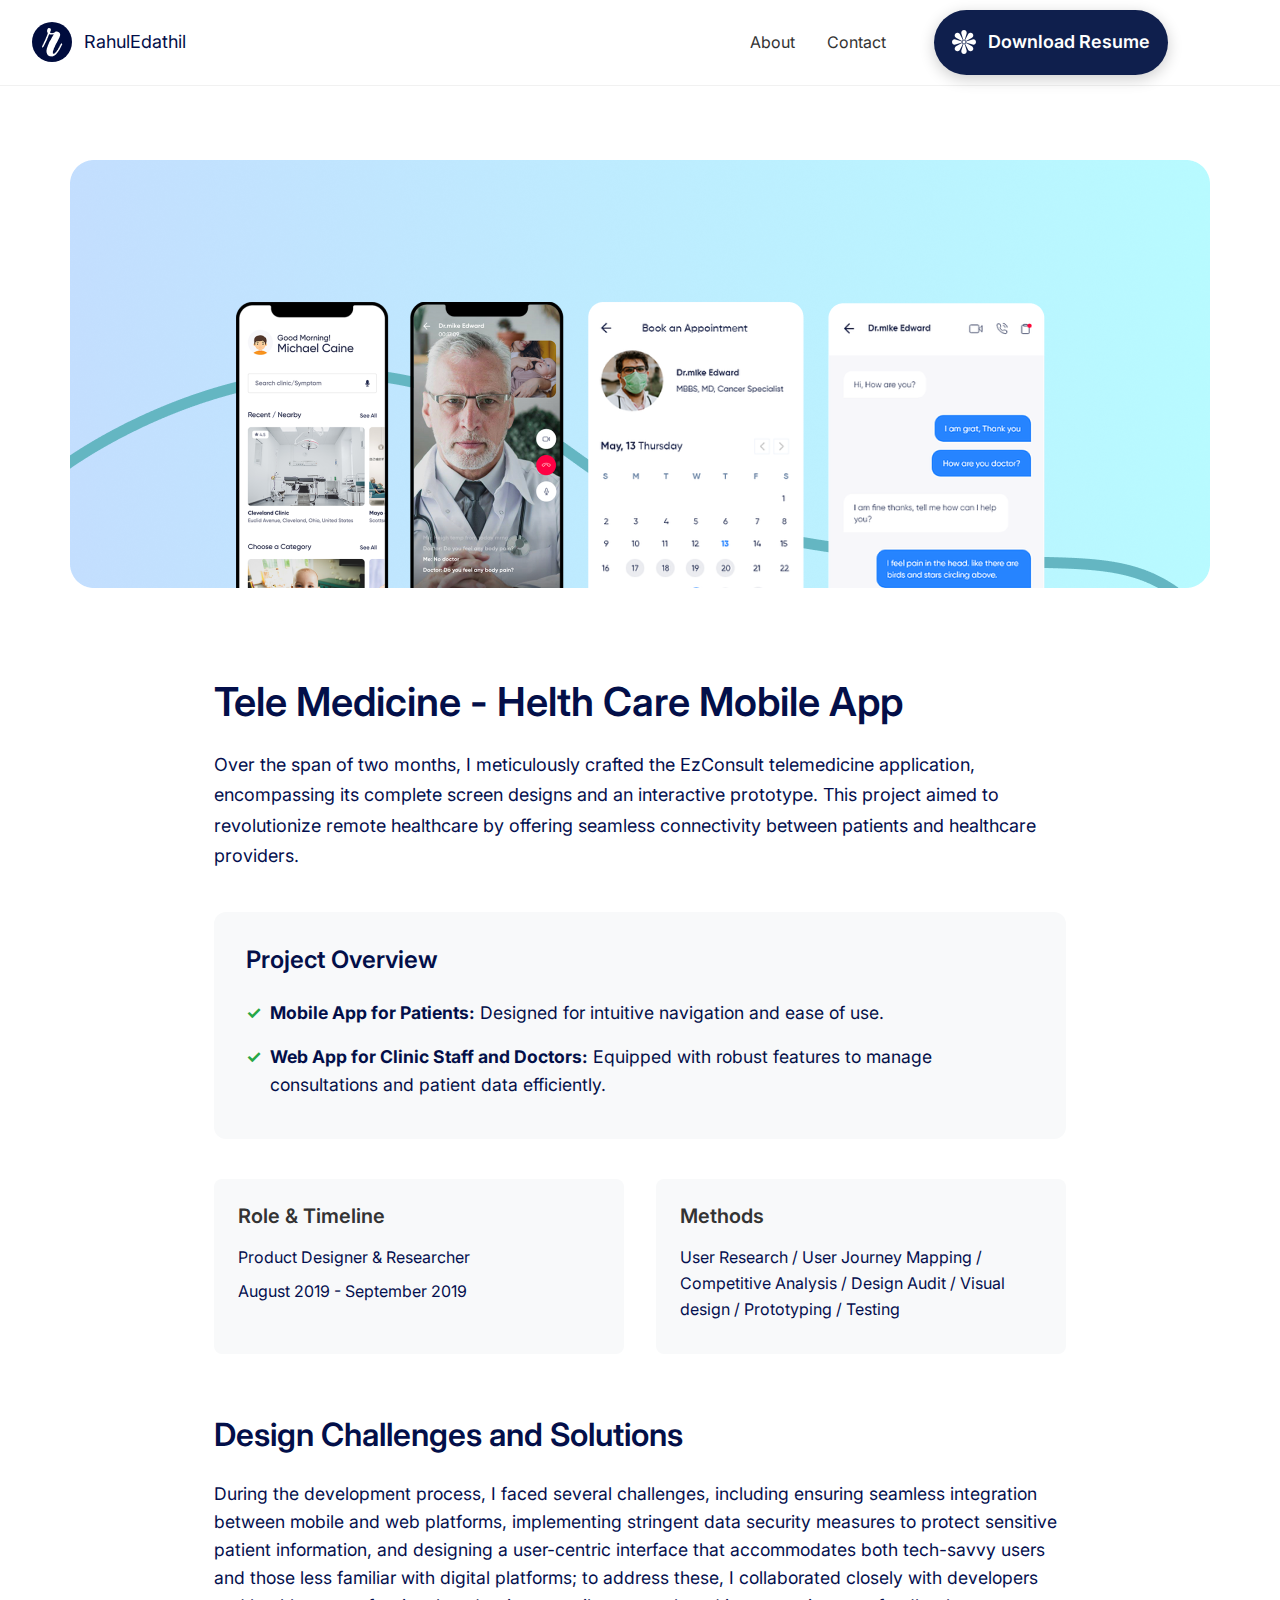
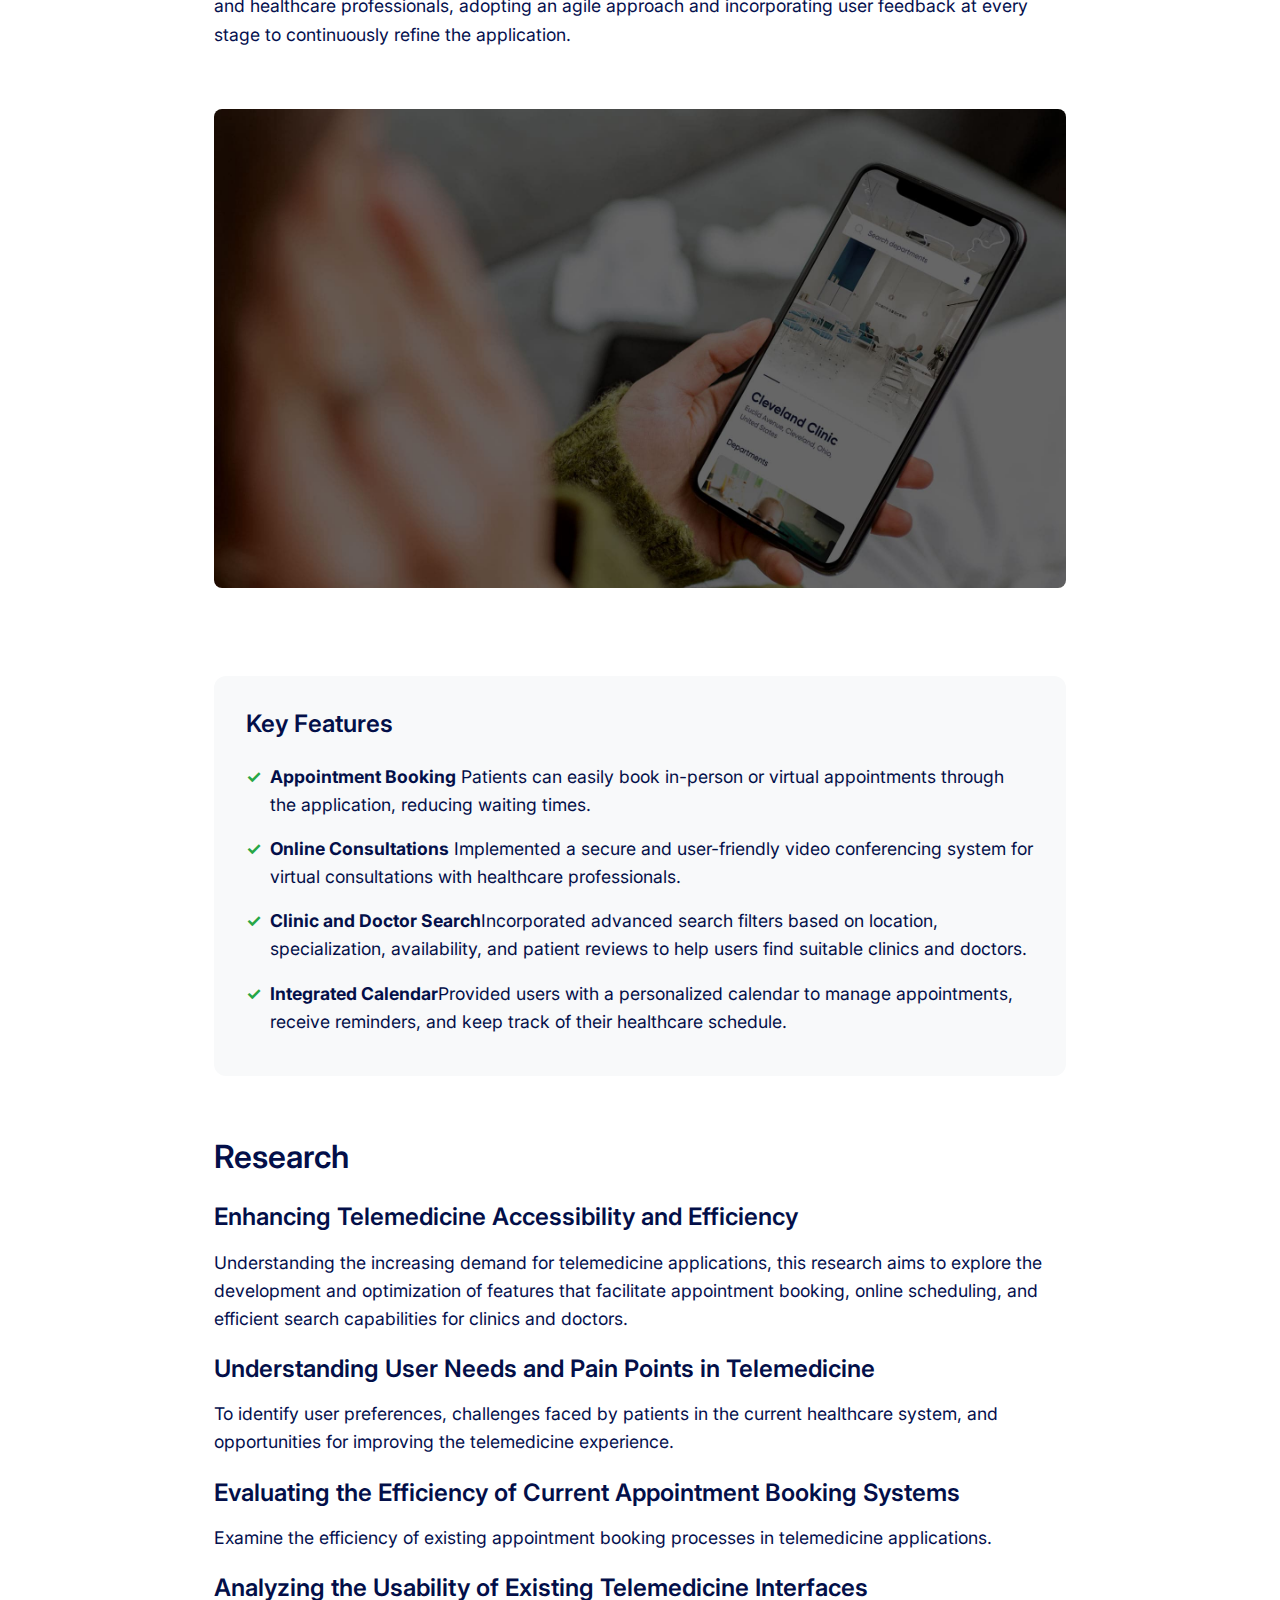
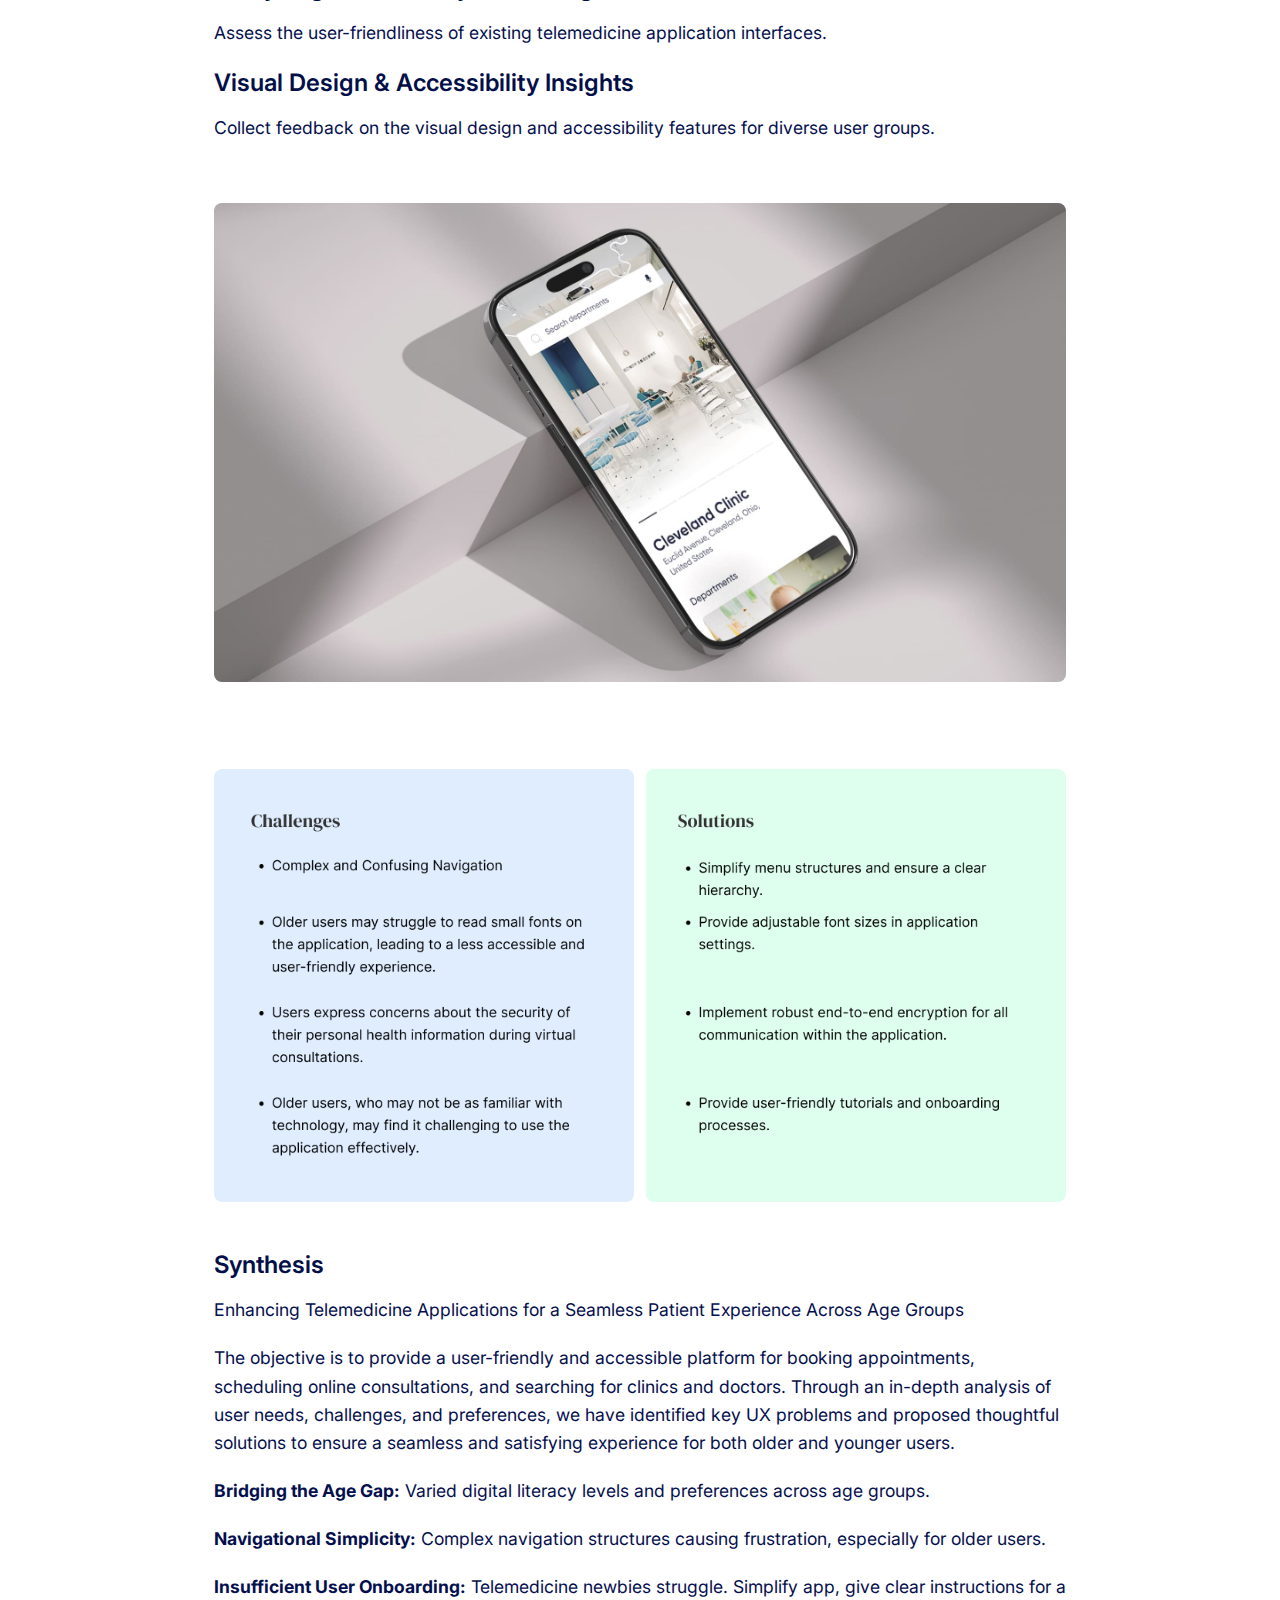
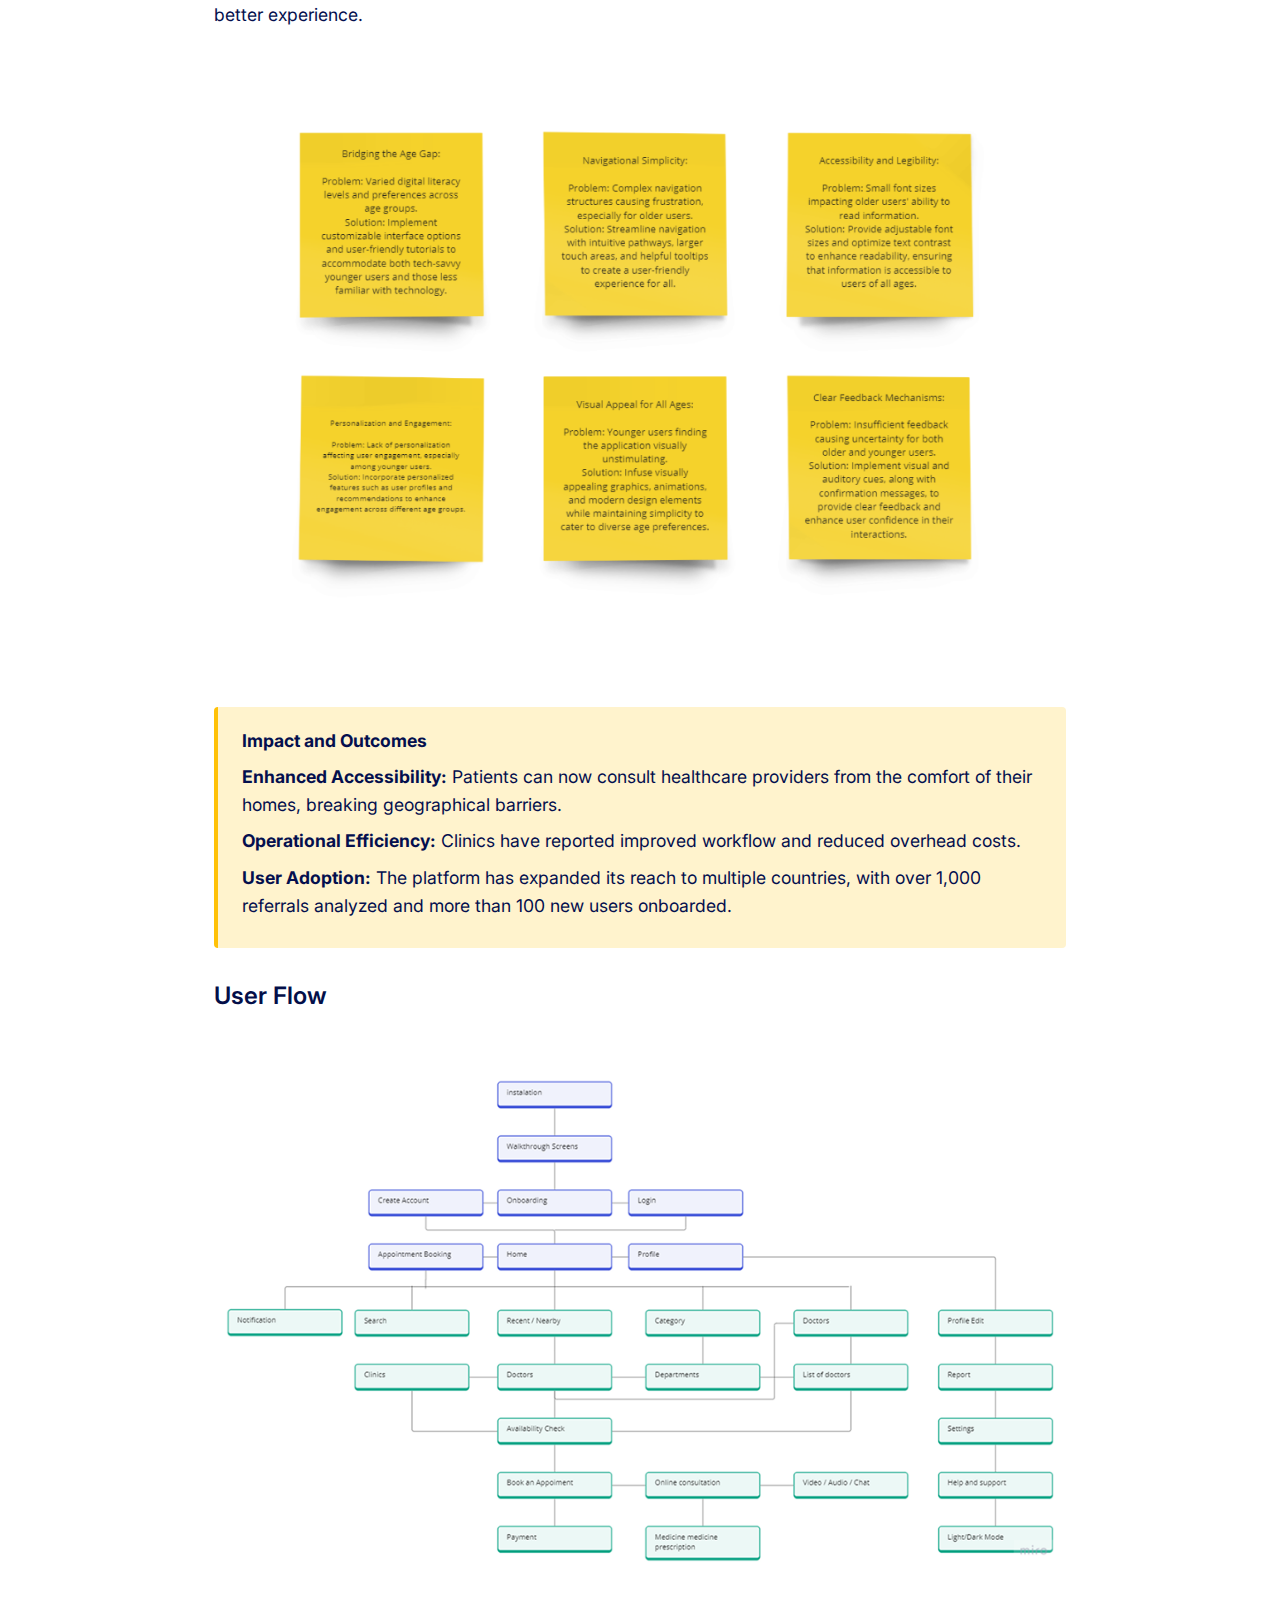
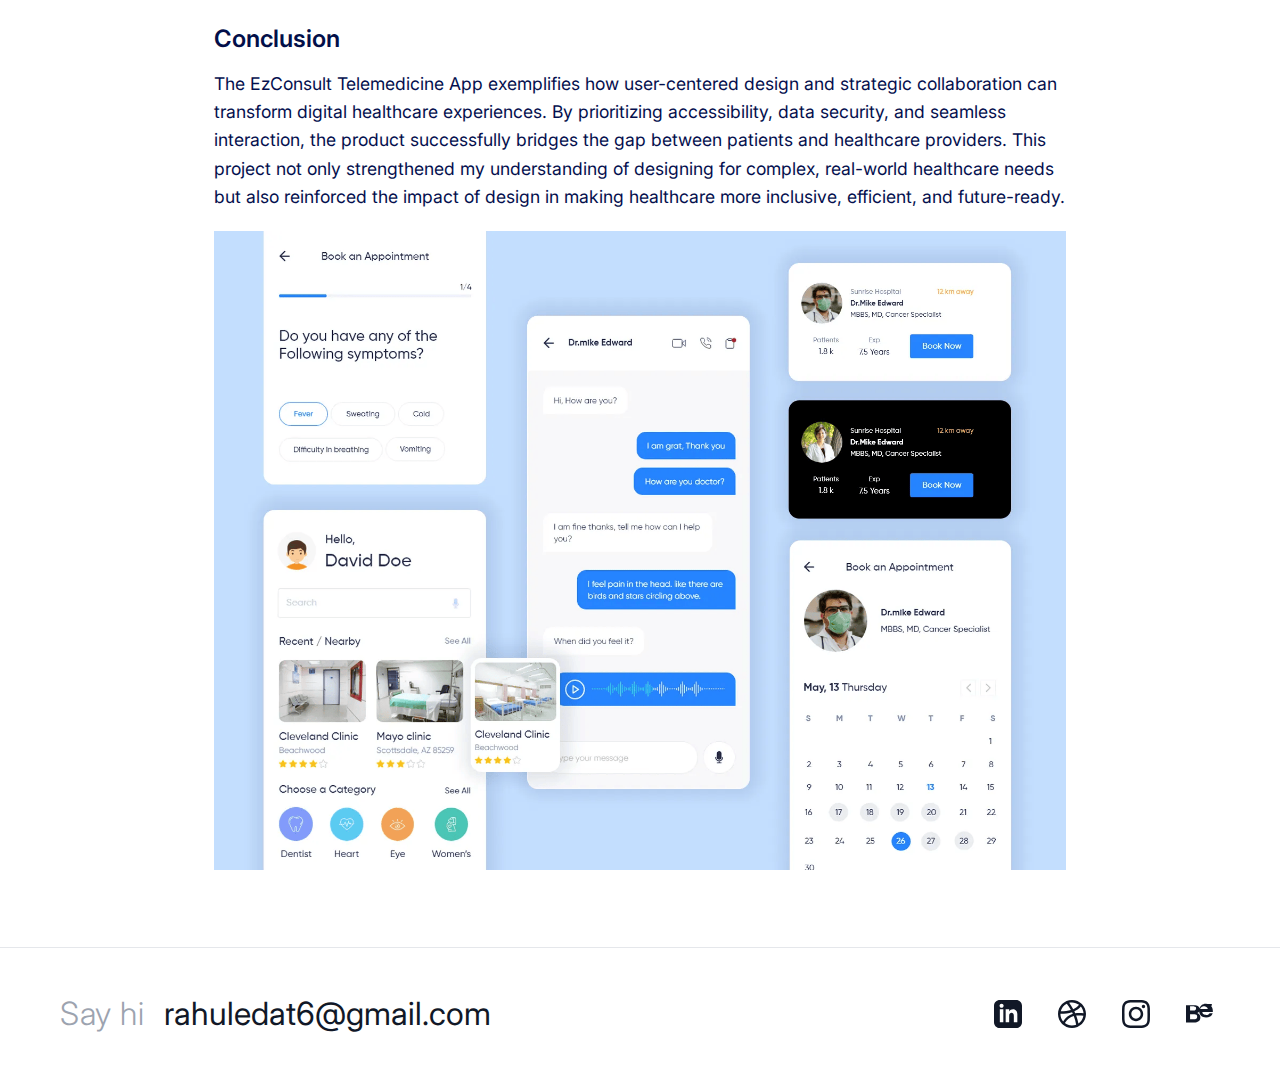
<file: tele-medicine.html>
<!DOCTYPE html>
<html lang="en">
<head>
    <meta charset="UTF-8">
    <meta name="viewport" content="width=device-width, initial-scale=1.0">
    <title>Rahul Edathil | UIUX/ Product Designer | Kochi, Kerala</title>
<meta name="description" content="Experienced UI/UX &amp; Product Designer in Kochi with 7+ years of expertise in crafting user-friendly digital solutions for Healthcare, SaaS, and Cloud-based p" />
<meta itemprop="name" content="Rahul Edathil | UIUX/ Product Designer | Kochi, Kerala" />
<meta itemprop="description" content="Experienced UI/UX &amp; Product Designer in Kochi with 7+ years of expertise in crafting user-friendly digital solutions for Healthcare, SaaS, and Cloud-based p" />
<meta itemprop="image" content="https://rahuledathil.com/images/photo.png" />
<meta property="og:url" content="https://rahuledathil.com/" />
<meta property="og:type" content="website" />
<meta property="og:title" content="Rahul Edathil | UIUX/ Product Designer | Kochi, Kerala" />
<meta property="og:description" content="Experienced UI/UX &amp; Product Designer in Kochi with 7+ years of expertise in crafting user-friendly digital solutions for Healthcare, SaaS, and Cloud-based p" />
<meta property="og:image" content="https://rahuledathil.com/images/photo.png" />
<meta name="twitter:card" content="summary_large_image" />
<meta name="twitter:title" content="Rahul Edathil | UIUX/ Product Designer | Kochi, Kerala" />
<meta name="twitter:description" content="Experienced UI/UX &amp; Product Designer in Kochi with 7+ years of expertise in crafting user-friendly digital solutions for Healthcare, SaaS, and Cloud-based p" />
<meta name="twitter:image" content="https://rahuledathil.com/images/photo.png" />
    <link rel="preconnect" href="https://fonts.googleapis.com">
<link rel="preconnect" href="https://fonts.gstatic.com" crossorigin>
<link href="https://fonts.googleapis.com/css2?family=Inter:ital,opsz,wght@0,14..32,100..900;1,14..32,100..900&display=swap" rel="stylesheet">
    <link rel="stylesheet" type="text/css" href="css/style.css">
    <link rel="stylesheet" type="text/css" href="css/works.css">
     <link rel="icon" type="image/png" sizes="32x32" href="images/fav.png">
</head>
<body>
    <!-- Header -->
    <header>
    <div class="header-container">
      <a href="index.html" class="logo">
        <div class="logo-icon"><img src="images/logo.png"> </div>
                <span>RahulEdathil</span>
      </a>

      <nav class="nav-desktop">
        <ul class="nav-links">
          <li><a href="about.html" class="" onclick="showPage('about')">About</a></li>
                <li><a href="mailto:rahuledat6@gmail.com?subject=Enquiry for Opportunity" onclick="showPage('contact')">Contact</a></li>
        </ul>
        <a href="https://drive.google.com/file/d/1BbiynA5IwiU140lY3JmVGspDPEam52Hi/view" target="_blank" class="portfolio-btn">
        <img src="images/btn-icon.svg" alt="icon" class="btn-icon">
        Download Resume
    </a>
      </nav>

      <button class="hamburger" id="hamburger">
        <span></span>
        <span></span>
        <span></span>
      </button>
    </div>

    <nav class="nav-mobile" id="navMobile">
      <ul>
        <li><a href="about.html">About</a></li>
        <li><a href="mailto:rahuledat6@gmail.com?subject=Enquiry for Opportunity">Contact</a></li>
      </ul>
      <a href="https://drive.google.com/file/d/1BbiynA5IwiU140lY3JmVGspDPEam52Hi/view" target="_blank" class="download-btn">
        <span class="download-icon">❉</span>
        <span>Download Resume</span>
      </a>
    </nav>
  </header>

    

<!-- portfolios -->
<section class="hero-bg">
    <img src="images/healthcare/tm-banner.png" alt="Hero Background" />
  </section>


<div class="Work-container">
        <div class="hero-section">
            <h1>Tele Medicine - Helth Care Mobile App</h1>
            <p class="intro-text">Over the span of two months, I meticulously crafted the EzConsult telemedicine application, encompassing its complete screen designs and an interactive prototype. This project aimed to revolutionize remote healthcare by offering seamless connectivity between patients and healthcare providers.</p>

            <div class="key-results">
                <h3>Project Overview</h3>
                <ul>
                    <li><B>Mobile App for Patients:</B> Designed for intuitive navigation and ease of use.</li>
                    <li><b>Web App for Clinic Staff and Doctors:</b> Equipped with robust features to manage consultations and patient data efficiently.</li>
                </ul>
            </div>

            <div class="info-grid">
                <div class="info-card">
                    <h4>Role & Timeline</h4>
                    <p>Product Designer & Researcher</p>
                    <p>August 2019 - September 2019</p>
                </div>
                <div class="info-card">
                    <h4>Methods</h4>
                    <p>User Research / User Journey Mapping / Competitive Analysis / Design Audit / Visual design / Prototyping / Testing</p>
                </div>
            </div>
        </div>

        <section>
            <h2>Design Challenges and Solutions</h2>
            <p>During the development process, I faced several challenges, including ensuring seamless integration between mobile and web platforms, implementing stringent data security measures to protect sensitive patient information, and designing a user-centric interface that accommodates both tech-savvy users and those less familiar with digital platforms; to address these, I collaborated closely with developers and healthcare professionals, adopting an agile approach and incorporating user feedback at every stage to continuously refine the application.</p>

            <img src="images/healthcare/scr1.jpg" alt="Contractbook Dashboard" class="full-width-image">

        </section>

         <div class="key-results">
                <h3>Key Features</h3>
                <ul>
                    <li><B>Appointment Booking</B> Patients can easily book in-person or virtual appointments through the application, reducing waiting times.</li>
                    <li><b>Online Consultations</b> Implemented a secure and user-friendly video conferencing system for virtual consultations with healthcare professionals.</li>
                    <li><b>Clinic and Doctor Search</b>Incorporated advanced search filters based on location, specialization, availability, and patient reviews to help users find suitable clinics and doctors.</li>
                    <li><b>Integrated Calendar</b>Provided users with a personalized calendar to manage appointments, receive reminders, and keep track of their healthcare schedule.</li>
                </ul>
            </div>

        <section>
            <h2>Research</h2>
            
            <h3>Enhancing Telemedicine Accessibility and Efficiency</h3>
            <p>Understanding the increasing demand for telemedicine applications, this research aims to explore the development and optimization of features that facilitate appointment booking, online scheduling, and efficient search capabilities for clinics and doctors.</p>

            <h3>Understanding User Needs and Pain Points in Telemedicine</h3>
            <p>To identify user preferences, challenges faced by patients in the current healthcare system, and opportunities for improving the telemedicine experience.</p>
            <h3>Evaluating the Efficiency of Current Appointment Booking Systems</h3>
            <p>Examine the efficiency of existing appointment booking processes in telemedicine applications.</p>
            <h3>Analyzing the Usability of Existing Telemedicine Interfaces</h3>
            <p>Assess the user-friendliness of existing telemedicine application interfaces.</p>
             <h3>Visual Design & Accessibility Insights</h3>
            <p>Collect feedback on the visual design and accessibility features for diverse user groups.</p>

            <!-- <div class="image-grid">
                <img src="https://placehold.co/300x200/ef4444/ffffff?text=Competitor+A" alt="Competitor 1">
                <img src="https://placehold.co/300x200/f59e0b/ffffff?text=Competitor+B" alt="Competitor 2">
                <img src="https://placehold.co/300x200/3b82f6/ffffff?text=Competitor+C" alt="Competitor 3">
                <img src="https://placehold.co/300x200/8b5cf6/ffffff?text=Competitor+D" alt="Competitor 4">
            </div>
 -->
            <img src="images/healthcare/scr2.jpg" alt="Competitive Analysis Notes" class="full-width-image">
            <!-- <p class="image-caption">Notes in FigJam from competitive analysis session</p> -->
        </section>
        <section>
             <img src="images/healthcare/scr4.png" alt="Competitive Analysis Notes" class="full-width-image">
        </section>
        <section>
            <h3>Synthesis</h3>
            <p>Enhancing Telemedicine Applications for a Seamless Patient Experience Across Age Groups</p>
            <p>The objective is to provide a user-friendly and accessible platform for booking appointments, scheduling online consultations, and searching for clinics and doctors. Through an in-depth analysis of user needs, challenges, and preferences, we have identified key UX problems and proposed thoughtful solutions to ensure a seamless and satisfying experience for both older and younger users.</p>

            <p><b>Bridging the Age Gap:</b> Varied digital literacy levels and preferences across age groups.</p>
            <p><b>Navigational Simplicity:</b> Complex navigation structures causing frustration, especially for older users.</p>
            <p><b>Insufficient User Onboarding:</b> Telemedicine newbies struggle. Simplify app, give clear instructions for a better experience. </p>
            <img src="images/healthcare/scr3.png" alt="Competitive Analysis Notes" class="full-width-image">

            
            <div class="highlight-box">
                <p><strong>Impact and Outcomes</strong></p>
                <p><b>Enhanced Accessibility:</b> Patients can now consult healthcare providers from the comfort of their homes, breaking geographical barriers.</p>
                <p><b>Operational Efficiency:</b> Clinics have reported improved workflow and reduced overhead costs.</p>
                <p><b>User Adoption:</b> The platform has expanded its reach to multiple countries, with over 1,000 referrals analyzed and more than 100 new users onboarded.</p>
            </div>

            
        </section>

        <section>
            <h3>User Flow</h3>
           

            <img src="images/healthcare/scr5.png" alt="User Journey Map" class="full-width-image">
            <!-- <p class="image-caption">Drag to explore – User Journey Map in FigJam</p> -->

           <!--  <p>The shared vision from the mapping session helped communicate and understand users and became the basis for decision-making. Understanding user needs was critical in informing the design and creating a clear plan for our MVP.</p>

            <img src="https://placehold.co/900x400/10b981/ffffff?text=Key+Results+Summary" alt="Key Results" class="full-width-image"> -->
        </section>

        <section>
            <h3>Conclusion</h3>
            <p>The EzConsult Telemedicine App exemplifies how user-centered design and strategic collaboration can transform digital healthcare experiences. By prioritizing accessibility, data security, and seamless interaction, the product successfully bridges the gap between patients and healthcare providers. This project not only strengthened my understanding of designing for complex, real-world healthcare needs but also reinforced the impact of design in making healthcare more inclusive, efficient, and future-ready.</p>

            <img style="width:100%;" src="images/healthcare/hc.png">
           
        </section>

        

    </div>















    <!-- Footer -->
    <footer>
        <div class="footer-container">
            <div class="footer-left">
                <span class="say-hi">Say hi</span>
                <a href="mailto:rahuledat6@gmail.com" class="email">rahuledat6@gmail.com</a>
            </div>
            <div class="social-icons">
                <a href="https://www.linkedin.com/in/rahuledat/" class="social-icon" aria-label="LinkedIn">
                    <svg viewBox="0 0 24 24" fill="currentColor">
                        <path d="M19 0h-14c-2.761 0-5 2.239-5 5v14c0 2.761 2.239 5 5 5h14c2.762 0 5-2.239 5-5v-14c0-2.761-2.238-5-5-5zm-11 19h-3v-11h3v11zm-1.5-12.268c-.966 0-1.75-.79-1.75-1.764s.784-1.764 1.75-1.764 1.75.79 1.75 1.764-.783 1.764-1.75 1.764zm13.5 12.268h-3v-5.604c0-3.368-4-3.113-4 0v5.604h-3v-11h3v1.765c1.396-2.586 7-2.777 7 2.476v6.759z"/>
                    </svg>
                </a>
                <a href="https://dribbble.com/rahuledat" class="social-icon" aria-label="Dribbble">
                    <svg viewBox="0 0 24 24" fill="currentColor">
                        <path d="M12 0c-6.628 0-12 5.373-12 12s5.372 12 12 12 12-5.373 12-12-5.372-12-12-12zm9.885 11.441c-2.575-.422-4.943-.445-7.103-.073-.244-.563-.497-1.125-.767-1.68 2.31-1 4.165-2.358 5.548-4.082 1.35 1.594 2.197 3.619 2.322 5.835zm-3.842-7.282c-1.205 1.554-2.868 2.783-4.986 3.68-1.016-1.861-2.178-3.676-3.488-5.438.779-.197 1.591-.314 2.431-.314 2.275 0 4.368.779 6.043 2.072zm-10.516-.993c1.331 1.742 2.511 3.538 3.537 5.381-2.43.715-5.331 1.082-8.684 1.105.692-2.835 2.601-5.193 5.147-6.486zm-5.44 8.834l.013-.256c3.849-.005 7.169-.448 9.95-1.322.233.475.456.952.67 1.432-3.38 1.057-6.165 3.222-8.337 6.48-1.432-1.719-2.296-3.927-2.296-6.334zm3.829 7.81c1.969-3.088 4.482-5.098 7.598-6.027.928 2.42 1.609 4.91 2.043 7.46-3.349 1.291-7.21.715-9.641-1.433zm11.586.43c-.438-2.353-1.08-4.653-1.92-6.897 1.876-.265 3.94-.196 6.199.196-.437 2.786-2.028 5.192-4.279 6.701z"/>
                    </svg>
                </a>
                <a href="https://www.behance.net/rahuledat" class="social-icon" aria-label="Instagram">
    <svg viewBox="0 0 24 24" fill="currentColor">
        <path d="M12 2.163c3.204 0 3.584.012 4.85.07 3.252.148 4.771 1.691 4.919 4.919.058 1.265.069 1.645.069 4.849 0 3.205-.012 3.584-.069 4.849-.149 3.225-1.664 4.771-4.919 4.919-1.266.058-1.644.07-4.85.07-3.204 0-3.584-.012-4.849-.07-3.26-.149-4.771-1.699-4.919-4.92-.058-1.265-.07-1.644-.07-4.849 0-3.204.013-3.583.07-4.849.149-3.227 1.664-4.771 4.919-4.919 1.266-.057 1.645-.069 4.849-.069zm0-2.163c-3.259 0-3.667.014-4.947.072-4.358.2-6.78 2.618-6.98 6.98-.059 1.281-.073 1.689-.073 4.948 0 3.259.014 3.668.072 4.948.2 4.358 2.618 6.78 6.98 6.98 1.281.058 1.689.072 4.948.072 3.259 0 3.668-.014 4.948-.072 4.354-.2 6.782-2.618 6.979-6.98.059-1.28.073-1.689.073-4.948 0-3.259-.014-3.667-.072-4.947-.196-4.354-2.617-6.78-6.979-6.98-1.281-.059-1.69-.073-4.949-.073zm0 5.838c-3.403 0-6.162 2.759-6.162 6.162s2.759 6.163 6.162 6.163 6.162-2.759 6.162-6.163c0-3.403-2.759-6.162-6.162-6.162zm0 10.162c-2.209 0-4-1.79-4-4 0-2.209 1.791-4 4-4s4 1.791 4 4c0 2.21-1.791 4-4 4zm6.406-11.845c-.796 0-1.441.645-1.441 1.44s.645 1.44 1.441 1.44c.795 0 1.439-.645 1.439-1.44s-.644-1.44-1.439-1.44z"/>
    </svg>
</a>
                <a href="https://www.instagram.com/rahul_edathil" class="social-icon" aria-label="Behance">
    <svg viewBox="0 0 24 24" fill="currentColor">
        <path d="M6.938 4.503c.702 0 1.34.06 1.92.188.577.13 1.07.33 1.485.61.41.28.733.65.96 1.12.225.47.34 1.05.34 1.73 0 .74-.17 1.36-.507 1.86-.338.5-.837.9-1.502 1.22.906.26 1.576.72 2.022 1.37.448.66.665 1.45.665 2.36 0 .75-.13 1.39-.41 1.93-.28.55-.67 1-1.16 1.35-.48.348-1.05.6-1.67.76-.61.159-1.25.239-1.92.239H0V4.503h6.938zM3.495 8.96h3.016c.66 0 1.185-.14 1.57-.43.39-.285.58-.76.58-1.42 0-.31-.05-.56-.19-.79-.13-.23-.32-.41-.56-.55-.24-.13-.52-.23-.84-.28-.32-.05-.67-.08-1.05-.08H3.495v3.55zm0 7.544h3.23c.38 0 .74-.03 1.09-.1.35-.07.65-.19.91-.36.27-.18.48-.42.63-.72.15-.3.23-.67.23-1.1 0-.75-.22-1.27-.64-1.57-.43-.3-.99-.44-1.69-.44H3.495v4.29zM21.5 10.28h-7.5c.05.47.17.87.37 1.2.2.33.45.6.75.8.3.2.64.34 1.03.42.39.08.8.12 1.23.12.71 0 1.31-.15 1.79-.44.48-.29.81-.65.98-1.09h2.72c-.47 1.31-1.19 2.25-2.17 2.81-.98.56-2.16.84-3.54.84-.88 0-1.69-.13-2.42-.39-.73-.26-1.36-.64-1.87-1.14-.51-.5-.91-1.11-1.19-1.83-.28-.72-.42-1.53-.42-2.42 0-.87.14-1.67.42-2.4.28-.73.68-1.35 1.2-1.86.52-.51 1.14-.91 1.87-1.18.73-.27 1.53-.41 2.4-.41.94 0 1.77.16 2.51.47.73.31 1.35.75 1.84 1.31.49.56.87 1.23 1.13 2.01.26.78.39 1.63.39 2.55 0 .17-.01.35-.03.55zm-2.87-2.46c-.06-.44-.18-.82-.38-1.13-.2-.31-.44-.57-.73-.77-.29-.2-.61-.34-.97-.43-.36-.09-.73-.13-1.11-.13-.39 0-.76.04-1.12.13-.36.09-.68.23-.97.43-.29.2-.54.46-.74.77-.2.31-.33.69-.39 1.13h6.41zM15.3 3.46h6.85v1.54H15.3V3.46z"/>
    </svg>
</a>
            </div>
        </div>
    </footer>

    <script>
        // Page Navigation
        function showPage(pageName) {
            // Hide all pages
            document.getElementById('home-page').classList.add('page-hidden');
            document.getElementById('about-page').classList.add('page-hidden');
            document.getElementById('contact-page').classList.add('page-hidden');

            // Show selected page
            document.getElementById(pageName + '-page').classList.remove('page-hidden');

            // Update active nav link
            document.querySelectorAll('.nav-links a').forEach(link => {
                link.classList.remove('active');
            });
            event.target.classList.add('active');

            // Scroll to top
            window.scrollTo(0, 0);
        }

        // Intersection Observer for scroll animations
        const observerOptions = {
            threshold: 0.15,
            rootMargin: '0px 0px -80px 0px'
        };

        const observer = new IntersectionObserver((entries) => {
            entries.forEach(entry => {
                if (entry.isIntersecting) {
                    entry.target.classList.add('visible');
                }
            });
        }, observerOptions);

        // Observe sections
        document.querySelectorAll('.section').forEach(section => {
            observer.observe(section);
        });

        // Observe cards with staggered delay
        document.querySelectorAll('.card').forEach((card, index) => {
            card.style.transitionDelay = `${index * 0.15}s`;
            observer.observe(card);
        });
    </script>
</body>
</html>
</file>
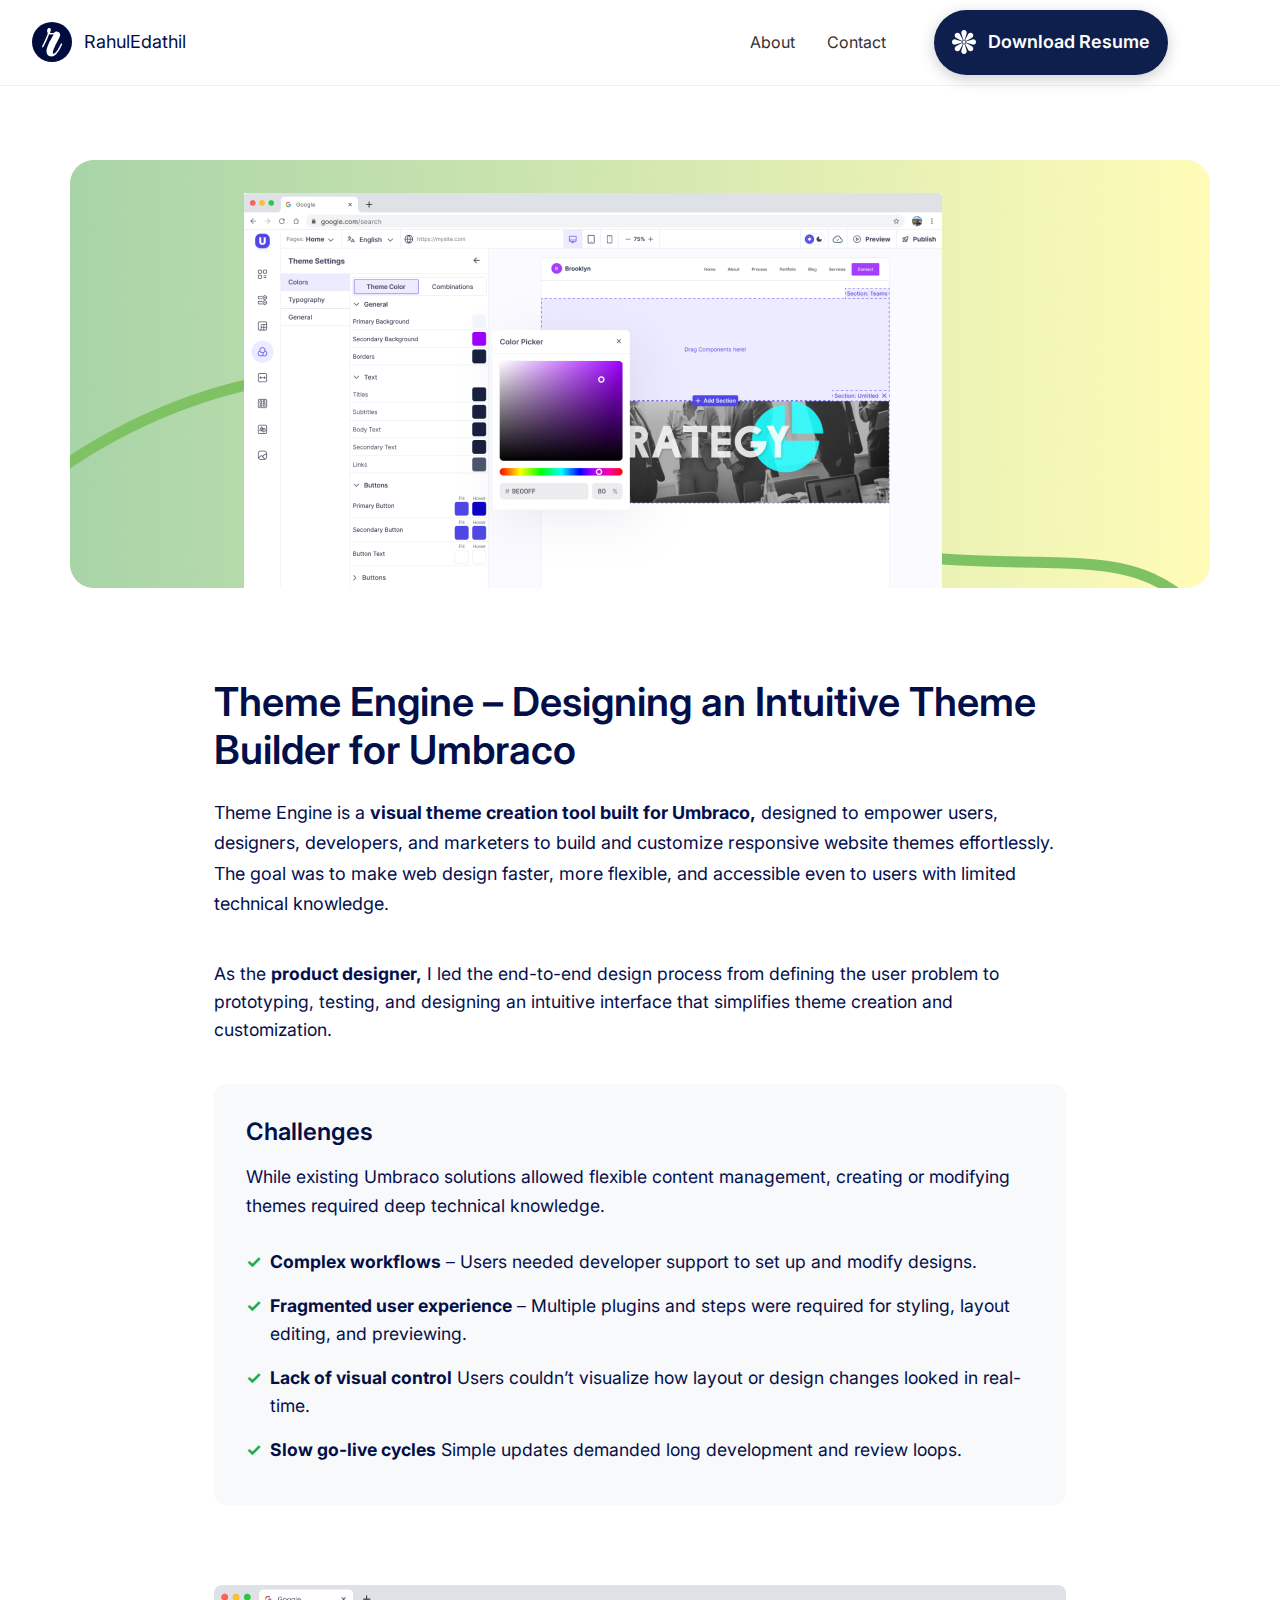
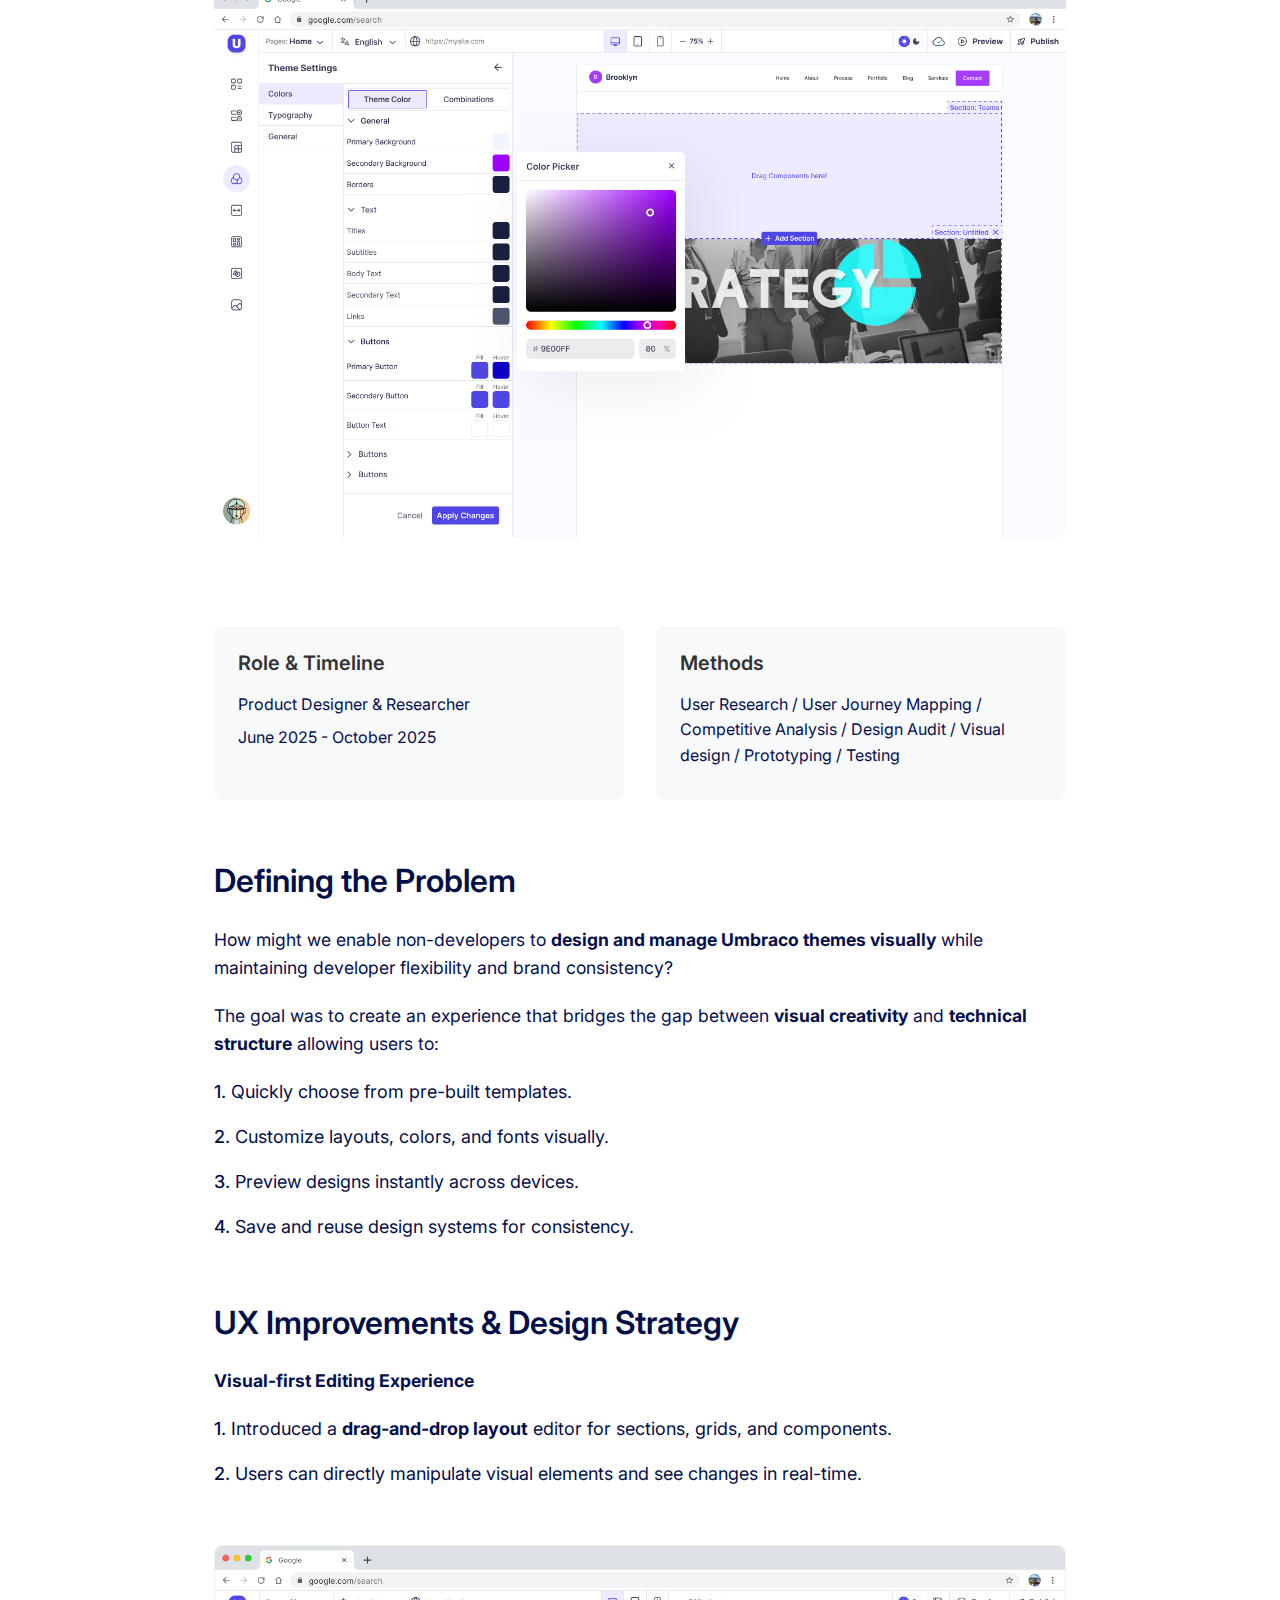
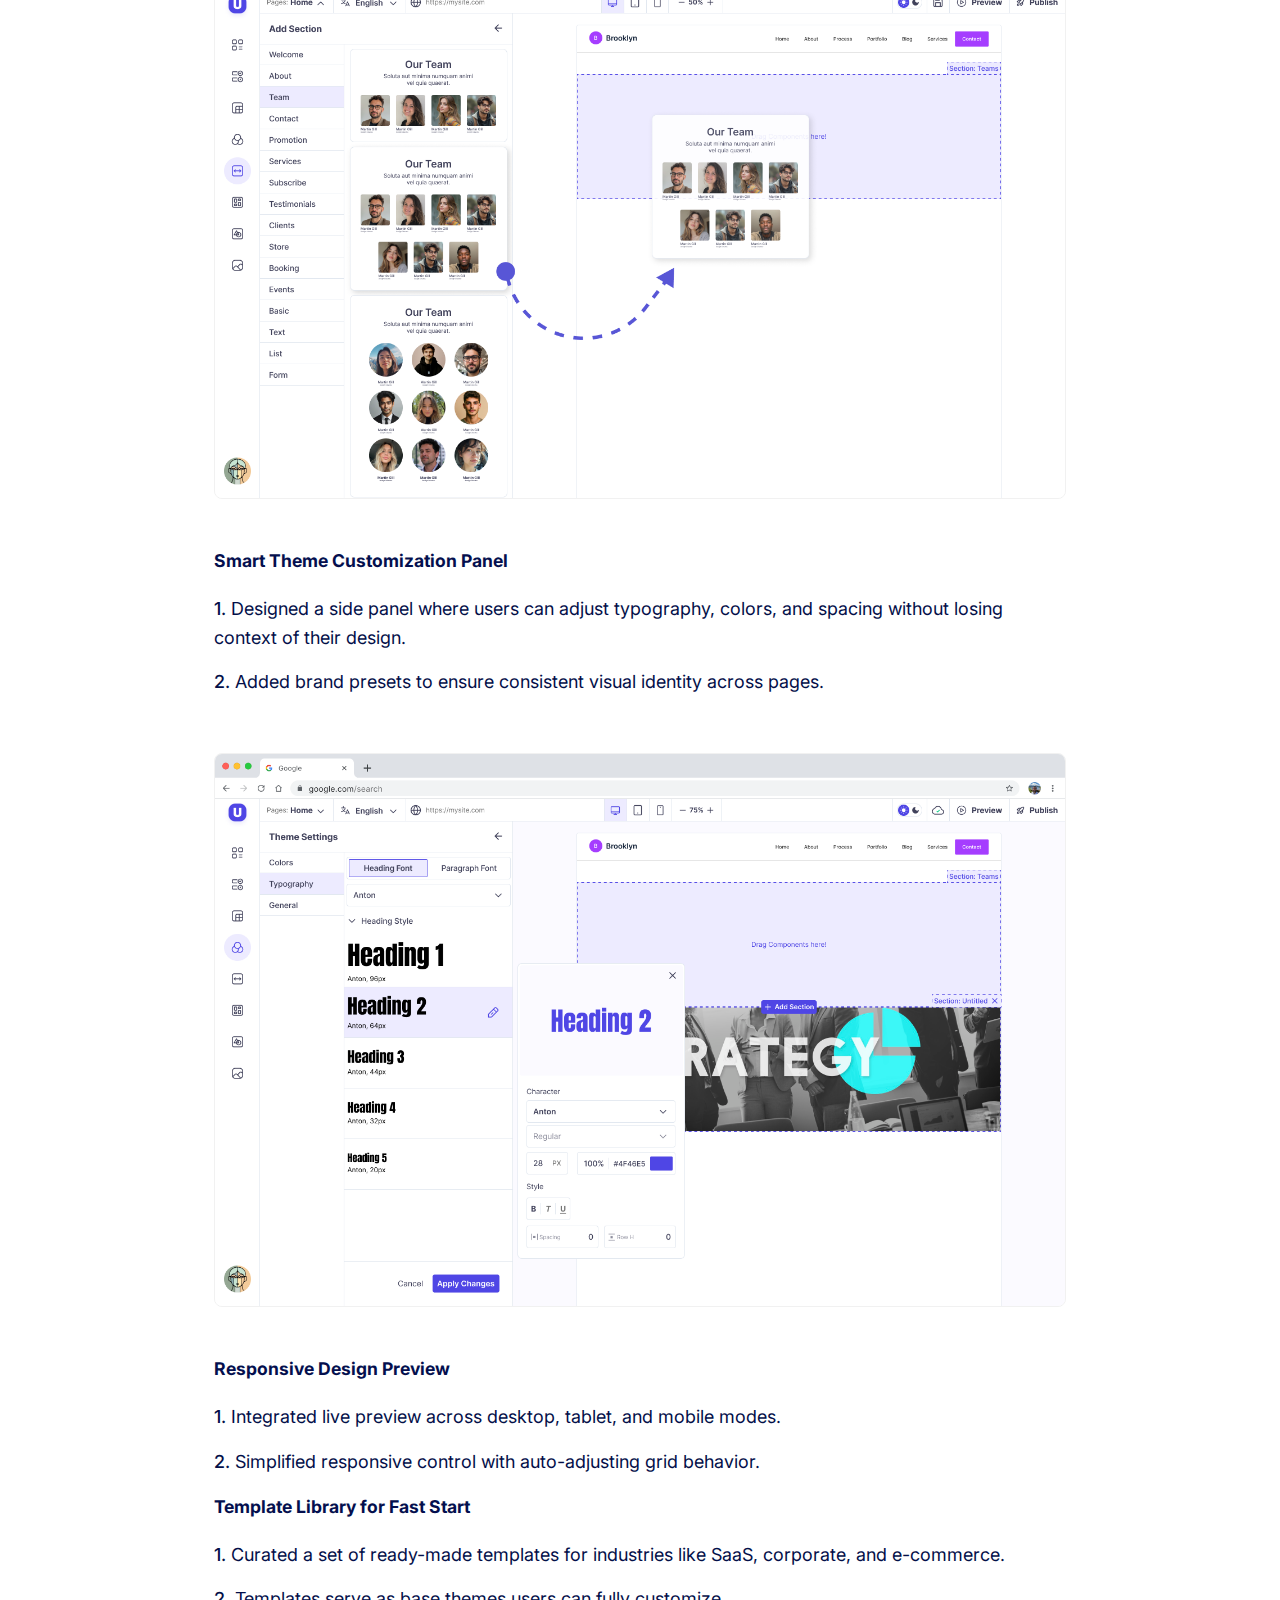
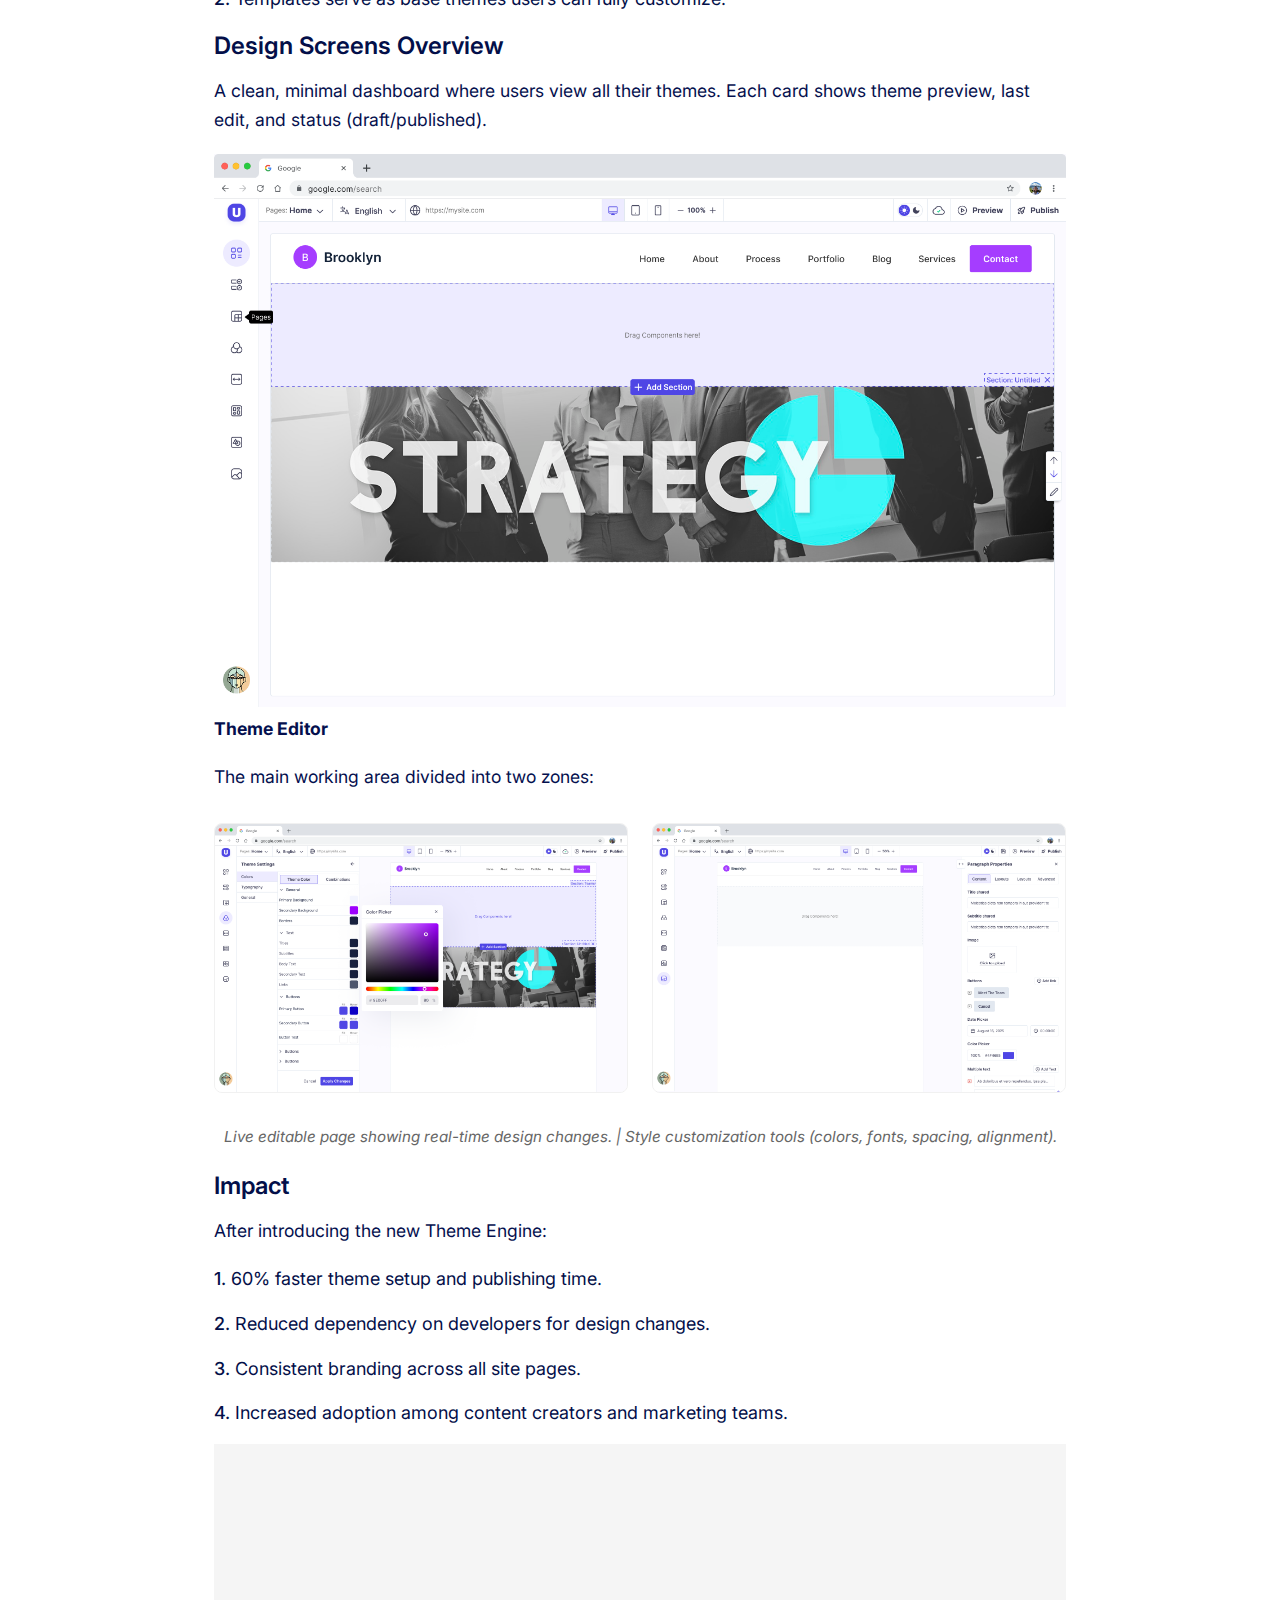
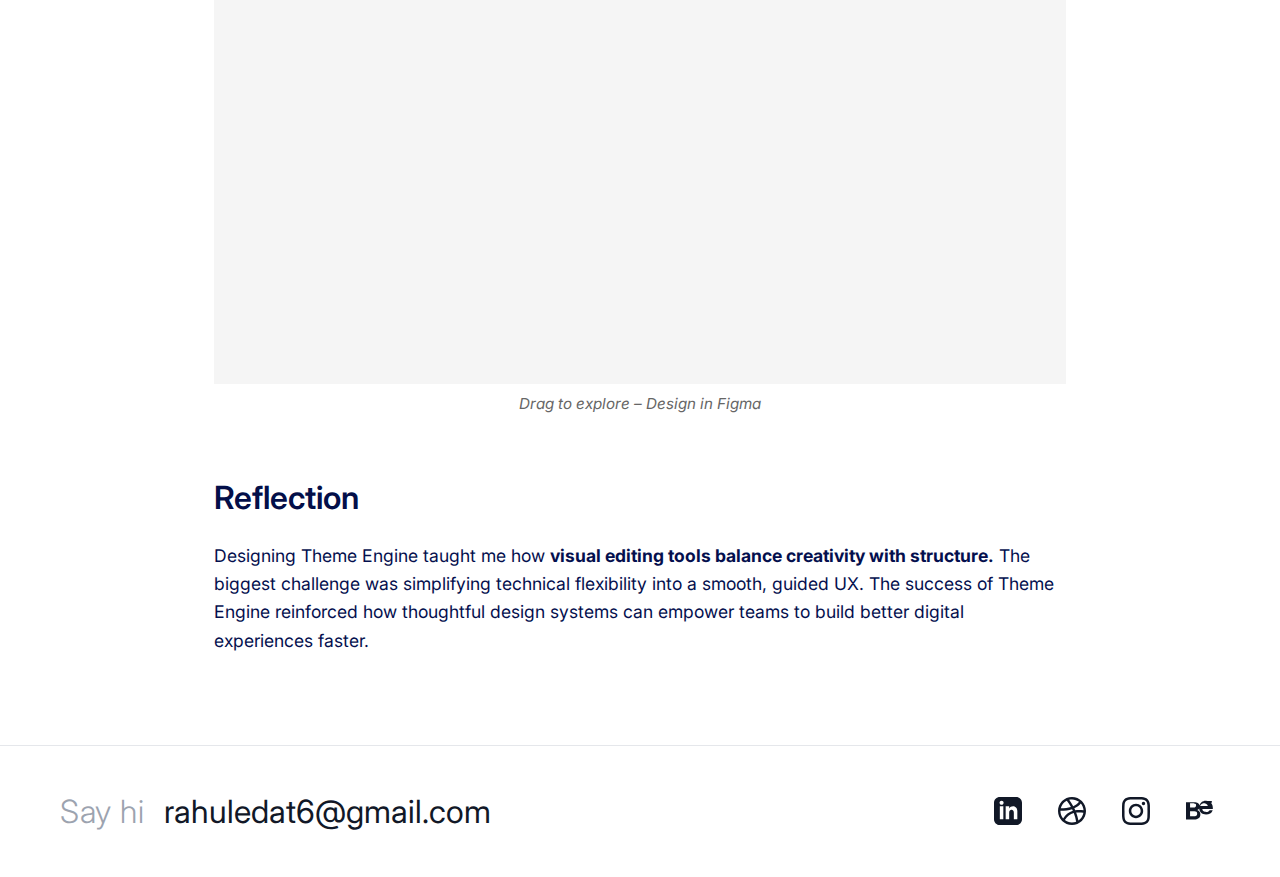
<file: theme-engine.html>
<!DOCTYPE html>
<html lang="en">
<head>
    <meta charset="UTF-8">
    <meta name="viewport" content="width=device-width, initial-scale=1.0">
    <title>Rahul Edathil | UIUX/ Product Designer | Kochi, Kerala</title>
<meta name="description" content="Experienced UI/UX &amp; Product Designer in Kochi with 7+ years of expertise in crafting user-friendly digital solutions for Healthcare, SaaS, and Cloud-based p" />
<meta itemprop="name" content="Rahul Edathil | UIUX/ Product Designer | Kochi, Kerala" />
<meta itemprop="description" content="Experienced UI/UX &amp; Product Designer in Kochi with 7+ years of expertise in crafting user-friendly digital solutions for Healthcare, SaaS, and Cloud-based p" />
<meta itemprop="image" content="https://rahuledathil.com/images/photo.png" />
<meta property="og:url" content="https://rahuledathil.com/" />
<meta property="og:type" content="website" />
<meta property="og:title" content="Rahul Edathil | UIUX/ Product Designer | Kochi, Kerala" />
<meta property="og:description" content="Experienced UI/UX &amp; Product Designer in Kochi with 7+ years of expertise in crafting user-friendly digital solutions for Healthcare, SaaS, and Cloud-based p" />
<meta property="og:image" content="https://rahuledathil.com/images/photo.png" />
<meta name="twitter:card" content="summary_large_image" />
<meta name="twitter:title" content="Rahul Edathil | UIUX/ Product Designer | Kochi, Kerala" />
<meta name="twitter:description" content="Experienced UI/UX &amp; Product Designer in Kochi with 7+ years of expertise in crafting user-friendly digital solutions for Healthcare, SaaS, and Cloud-based p" />
<meta name="twitter:image" content="https://rahuledathil.com/images/photo.png" />
    <link rel="preconnect" href="https://fonts.googleapis.com">
<link rel="preconnect" href="https://fonts.gstatic.com" crossorigin>
<link href="https://fonts.googleapis.com/css2?family=Inter:ital,opsz,wght@0,14..32,100..900;1,14..32,100..900&display=swap" rel="stylesheet">
    <link rel="stylesheet" type="text/css" href="css/style.css">
    <link rel="stylesheet" type="text/css" href="css/works.css">
     <link rel="icon" type="image/png" sizes="32x32" href="images/fav.png">
</head>
<body>
    <!-- Header -->
   <header>
    <div class="header-container">
      <a href="index.html" class="logo">
        <div class="logo-icon"><img src="images/logo.png"> </div>
                <span>RahulEdathil</span>
      </a>

      <nav class="nav-desktop">
        <ul class="nav-links">
          <li><a href="about.html" class="" onclick="showPage('about')">About</a></li>
                <li><a href="mailto:rahuledat6@gmail.com?subject=Enquiry for Opportunity" onclick="showPage('contact')">Contact</a></li>
        </ul>
        <a href="https://drive.google.com/file/d/1BbiynA5IwiU140lY3JmVGspDPEam52Hi/view" target="_blank" class="portfolio-btn">
        <img src="images/btn-icon.svg" alt="icon" class="btn-icon">
        Download Resume
    </a>
      </nav>

      <button class="hamburger" id="hamburger">
        <span></span>
        <span></span>
        <span></span>
      </button>
    </div>

    <nav class="nav-mobile" id="navMobile">
      <ul>
        <li><a href="about.html">About</a></li>
        <li><a href="mailto:rahuledat6@gmail.com?subject=Enquiry for Opportunity">Contact</a></li>
      </ul>
      <a href="https://drive.google.com/file/d/1BbiynA5IwiU140lY3JmVGspDPEam52Hi/view" target="_blank" class="download-btn">
        <span class="download-icon">❉</span>
        <span>Download Resume</span>
      </a>
    </nav>
  </header>
    

    
<!-- portfolios -->
<section class="hero-bg">
    <img src="images/theme-engine/TE-Banner.png" alt="Hero Background" />
  </section>


<div class="Work-container">
        <div class="hero-section">
            <h1>Theme Engine – Designing an Intuitive Theme Builder for Umbraco</h1>
            <p class="intro-text">Theme Engine is a <b>visual theme creation tool built for Umbraco,</b> designed to empower users, designers, developers, and marketers to build and customize responsive website themes effortlessly. The goal was to make web design faster, more flexible, and accessible even to users with limited technical knowledge.</p>
            <p>As the <b>product designer,</b> I led the end-to-end design process from defining the user problem to prototyping, testing, and designing an intuitive interface that simplifies theme creation and customization.</p>

            <div class="key-results">
                <h3>Challenges</h3>
                <p>While existing Umbraco solutions allowed flexible content management, creating or modifying themes required deep technical knowledge.</p>
                <ul>
                    <li><b>Complex workflows</b> – Users needed developer support to set up and modify designs.</li>
                    <li><b>Fragmented user experience</b> – Multiple plugins and steps were required for styling, layout editing, and previewing.</li>
                    <li><b>Lack of visual control</b> Users couldn’t visualize how layout or design changes looked in real-time.</li>
                    <li><b>Slow go-live cycles</b> Simple updates demanded long development and review loops.</li>
                </ul>
            </div>
            <img src="images/theme-engine/scr1.png" alt="Contractbook Dashboard" class="full-width-image">

            <div class="info-grid">
                <div class="info-card">
                    <h4>Role & Timeline</h4>
                    <p>Product Designer & Researcher</p>
                    <p>June 2025 - October 2025</p>
                </div>
                <div class="info-card">
                    <h4>Methods</h4>
                    <p>User Research / User Journey Mapping / Competitive Analysis / Design Audit / Visual design / Prototyping / Testing</p>
                </div>
            </div>
        </div>

      

        <section>
            <h2>Defining the Problem</h2>
            <p>How might we enable non-developers to <b>design and manage Umbraco themes visually</b> while maintaining developer flexibility and brand consistency?</p>
            <p>The goal was to create an experience that bridges the gap between <b>visual creativity</b> and <b>technical structure</b> allowing users to:</p>
            
           
               <ul class="point-list">
            <li>Quickly choose from pre-built templates.</li>
            <li>Customize layouts, colors, and fonts visually.</li>
            <li>Preview designs instantly across devices.</li>
            <li>Save and reuse design systems for consistency.</li>
        </ul>
        </section>

        <section>
            <h2>UX Improvements & Design Strategy</h2>
            <div class="col-sec">
                <p><strong>Visual-first Editing Experience</strong></p>
                <ul class="point-list">
                    <li>Introduced a <b>drag-and-drop layout</b> editor for sections, grids, and components.</li>
                    <li>Users can directly manipulate visual elements and see changes in real-time.</li>
                </ul>
               <img style="border: 1px solid #f1f1f1;" src="images/theme-engine/scr2.png" alt="Contractbook Dashboard" class="full-width-image">
            </div>
            <div class="col-sec">
                <p><strong>Smart Theme Customization Panel</strong></p>
                <ul class="point-list">
                    <li>Designed a side panel where users can adjust typography, colors, and spacing without losing context of their design.</li>
                    <li>Added brand presets to ensure consistent visual identity across pages.</li>
                </ul>
               <img style="border: 1px solid #f1f1f1;" src="images/theme-engine/scr4.png" alt="Contractbook Dashboard" class="full-width-image">
            </div>
            <div class="col-sec">
                <p><strong>Responsive Design Preview</strong></p>
                <ul class="point-list">
                    <li>Integrated live preview across desktop, tablet, and mobile modes.</li>
                    <li>Simplified responsive control with auto-adjusting grid behavior.</li>
                </ul>
            
            </div>
            <div class="col-sec">
                <p><strong>Template Library for Fast Start</strong></p>
                <ul class="point-list">
                    <li>Curated a set of ready-made templates for industries like SaaS, corporate, and e-commerce.</li>
                    <li>Templates serve as base themes users can fully customize.</li>
                </ul>
            
            </div>
        </section>

        <section>
            <h3>Design Screens Overview</h3>
            <p>A clean, minimal dashboard where users view all their themes. Each card shows theme preview, last edit, and status (draft/published).</p>

            <img style="width:100%;" src="images/theme-engine/scr5.png">

            <p><b>Theme Editor</b></p>
            <p>The main working area divided into two zones:</p>

            <div class="two-column">
                <img style="border: 1px solid #f1f1f1;" src="images/theme-engine/scr1.png" alt="Rahul Edathil">
                <img style="border: 1px solid #f1f1f1;" src="images/theme-engine/scr6.png" alt="Rahul Edathil">
            </div>
            <p class="image-caption">Live editable page showing real-time design changes. | Style customization tools (colors, fonts, spacing, alignment).</p>

           
        </section>

        <section>
            <h3>Impact</h3>
            <p>After introducing the new Theme Engine:</p>
             <div class="col-sec">
                <ul class="point-list">
                    <li>60% faster theme setup and publishing time.</li>
                    <li>Reduced dependency on developers for design changes.</li>
                    <li>Consistent branding across all site pages.</li>
                    <li>Increased adoption among content creators and marketing teams.</li>
                </ul>
            
            </div>
            <div class="iframe-container">
            <iframe 
                src="https://www.figma.com/embed?embed_host=share&url=https://www.figma.com/design/ZJDbbUyxD0b822EiOFQFQs/UI_UX?node-id=13-4&t=8QTkUO5OdZtaTBLE-1"
                allowfullscreen>
            </iframe>
        </div>
            <p class="image-caption">Drag to explore – Design in Figma</p>
        </section>

        <section>
            <h2>Reflection</h2>
            <p>Designing Theme Engine taught me how <b>visual editing tools balance creativity with structure.</b> The biggest challenge was simplifying technical flexibility into a smooth, guided UX. The success of Theme Engine reinforced how thoughtful design systems can empower teams to build better digital experiences faster.</p>

        </section>

       

      
    </div>















    <!-- Footer -->
    <footer>
        <div class="footer-container">
            <div class="footer-left">
                <span class="say-hi">Say hi</span>
                <a href="mailto:rahuledat6@gmail.com" class="email">rahuledat6@gmail.com</a>
            </div>
            <div class="social-icons">
                <a href="https://www.linkedin.com/in/rahuledat/" class="social-icon" aria-label="LinkedIn">
                    <svg viewBox="0 0 24 24" fill="currentColor">
                        <path d="M19 0h-14c-2.761 0-5 2.239-5 5v14c0 2.761 2.239 5 5 5h14c2.762 0 5-2.239 5-5v-14c0-2.761-2.238-5-5-5zm-11 19h-3v-11h3v11zm-1.5-12.268c-.966 0-1.75-.79-1.75-1.764s.784-1.764 1.75-1.764 1.75.79 1.75 1.764-.783 1.764-1.75 1.764zm13.5 12.268h-3v-5.604c0-3.368-4-3.113-4 0v5.604h-3v-11h3v1.765c1.396-2.586 7-2.777 7 2.476v6.759z"/>
                    </svg>
                </a>
                <a href="https://dribbble.com/rahuledat" class="social-icon" aria-label="Dribbble">
                    <svg viewBox="0 0 24 24" fill="currentColor">
                        <path d="M12 0c-6.628 0-12 5.373-12 12s5.372 12 12 12 12-5.373 12-12-5.372-12-12-12zm9.885 11.441c-2.575-.422-4.943-.445-7.103-.073-.244-.563-.497-1.125-.767-1.68 2.31-1 4.165-2.358 5.548-4.082 1.35 1.594 2.197 3.619 2.322 5.835zm-3.842-7.282c-1.205 1.554-2.868 2.783-4.986 3.68-1.016-1.861-2.178-3.676-3.488-5.438.779-.197 1.591-.314 2.431-.314 2.275 0 4.368.779 6.043 2.072zm-10.516-.993c1.331 1.742 2.511 3.538 3.537 5.381-2.43.715-5.331 1.082-8.684 1.105.692-2.835 2.601-5.193 5.147-6.486zm-5.44 8.834l.013-.256c3.849-.005 7.169-.448 9.95-1.322.233.475.456.952.67 1.432-3.38 1.057-6.165 3.222-8.337 6.48-1.432-1.719-2.296-3.927-2.296-6.334zm3.829 7.81c1.969-3.088 4.482-5.098 7.598-6.027.928 2.42 1.609 4.91 2.043 7.46-3.349 1.291-7.21.715-9.641-1.433zm11.586.43c-.438-2.353-1.08-4.653-1.92-6.897 1.876-.265 3.94-.196 6.199.196-.437 2.786-2.028 5.192-4.279 6.701z"/>
                    </svg>
                </a>
                <a href="https://www.behance.net/rahuledat" class="social-icon" aria-label="Instagram">
    <svg viewBox="0 0 24 24" fill="currentColor">
        <path d="M12 2.163c3.204 0 3.584.012 4.85.07 3.252.148 4.771 1.691 4.919 4.919.058 1.265.069 1.645.069 4.849 0 3.205-.012 3.584-.069 4.849-.149 3.225-1.664 4.771-4.919 4.919-1.266.058-1.644.07-4.85.07-3.204 0-3.584-.012-4.849-.07-3.26-.149-4.771-1.699-4.919-4.92-.058-1.265-.07-1.644-.07-4.849 0-3.204.013-3.583.07-4.849.149-3.227 1.664-4.771 4.919-4.919 1.266-.057 1.645-.069 4.849-.069zm0-2.163c-3.259 0-3.667.014-4.947.072-4.358.2-6.78 2.618-6.98 6.98-.059 1.281-.073 1.689-.073 4.948 0 3.259.014 3.668.072 4.948.2 4.358 2.618 6.78 6.98 6.98 1.281.058 1.689.072 4.948.072 3.259 0 3.668-.014 4.948-.072 4.354-.2 6.782-2.618 6.979-6.98.059-1.28.073-1.689.073-4.948 0-3.259-.014-3.667-.072-4.947-.196-4.354-2.617-6.78-6.979-6.98-1.281-.059-1.69-.073-4.949-.073zm0 5.838c-3.403 0-6.162 2.759-6.162 6.162s2.759 6.163 6.162 6.163 6.162-2.759 6.162-6.163c0-3.403-2.759-6.162-6.162-6.162zm0 10.162c-2.209 0-4-1.79-4-4 0-2.209 1.791-4 4-4s4 1.791 4 4c0 2.21-1.791 4-4 4zm6.406-11.845c-.796 0-1.441.645-1.441 1.44s.645 1.44 1.441 1.44c.795 0 1.439-.645 1.439-1.44s-.644-1.44-1.439-1.44z"/>
    </svg>
</a>
                <a href="https://www.instagram.com/rahul_edathil" class="social-icon" aria-label="Behance">
    <svg viewBox="0 0 24 24" fill="currentColor">
        <path d="M6.938 4.503c.702 0 1.34.06 1.92.188.577.13 1.07.33 1.485.61.41.28.733.65.96 1.12.225.47.34 1.05.34 1.73 0 .74-.17 1.36-.507 1.86-.338.5-.837.9-1.502 1.22.906.26 1.576.72 2.022 1.37.448.66.665 1.45.665 2.36 0 .75-.13 1.39-.41 1.93-.28.55-.67 1-1.16 1.35-.48.348-1.05.6-1.67.76-.61.159-1.25.239-1.92.239H0V4.503h6.938zM3.495 8.96h3.016c.66 0 1.185-.14 1.57-.43.39-.285.58-.76.58-1.42 0-.31-.05-.56-.19-.79-.13-.23-.32-.41-.56-.55-.24-.13-.52-.23-.84-.28-.32-.05-.67-.08-1.05-.08H3.495v3.55zm0 7.544h3.23c.38 0 .74-.03 1.09-.1.35-.07.65-.19.91-.36.27-.18.48-.42.63-.72.15-.3.23-.67.23-1.1 0-.75-.22-1.27-.64-1.57-.43-.3-.99-.44-1.69-.44H3.495v4.29zM21.5 10.28h-7.5c.05.47.17.87.37 1.2.2.33.45.6.75.8.3.2.64.34 1.03.42.39.08.8.12 1.23.12.71 0 1.31-.15 1.79-.44.48-.29.81-.65.98-1.09h2.72c-.47 1.31-1.19 2.25-2.17 2.81-.98.56-2.16.84-3.54.84-.88 0-1.69-.13-2.42-.39-.73-.26-1.36-.64-1.87-1.14-.51-.5-.91-1.11-1.19-1.83-.28-.72-.42-1.53-.42-2.42 0-.87.14-1.67.42-2.4.28-.73.68-1.35 1.2-1.86.52-.51 1.14-.91 1.87-1.18.73-.27 1.53-.41 2.4-.41.94 0 1.77.16 2.51.47.73.31 1.35.75 1.84 1.31.49.56.87 1.23 1.13 2.01.26.78.39 1.63.39 2.55 0 .17-.01.35-.03.55zm-2.87-2.46c-.06-.44-.18-.82-.38-1.13-.2-.31-.44-.57-.73-.77-.29-.2-.61-.34-.97-.43-.36-.09-.73-.13-1.11-.13-.39 0-.76.04-1.12.13-.36.09-.68.23-.97.43-.29.2-.54.46-.74.77-.2.31-.33.69-.39 1.13h6.41zM15.3 3.46h6.85v1.54H15.3V3.46z"/>
    </svg>
</a>
            </div>
        </div>
    </footer>

    <script>
        // Page Navigation
        function showPage(pageName) {
            // Hide all pages
            document.getElementById('home-page').classList.add('page-hidden');
            document.getElementById('about-page').classList.add('page-hidden');
            document.getElementById('contact-page').classList.add('page-hidden');

            // Show selected page
            document.getElementById(pageName + '-page').classList.remove('page-hidden');

            // Update active nav link
            document.querySelectorAll('.nav-links a').forEach(link => {
                link.classList.remove('active');
            });
            event.target.classList.add('active');

            // Scroll to top
            window.scrollTo(0, 0);
        }

        // Intersection Observer for scroll animations
        const observerOptions = {
            threshold: 0.15,
            rootMargin: '0px 0px -80px 0px'
        };

        const observer = new IntersectionObserver((entries) => {
            entries.forEach(entry => {
                if (entry.isIntersecting) {
                    entry.target.classList.add('visible');
                }
            });
        }, observerOptions);

        // Observe sections
        document.querySelectorAll('.section').forEach(section => {
            observer.observe(section);
        });

        // Observe cards with staggered delay
        document.querySelectorAll('.card').forEach((card, index) => {
            card.style.transitionDelay = `${index * 0.15}s`;
            observer.observe(card);
        });
    </script>
</body>
</html>
</file>
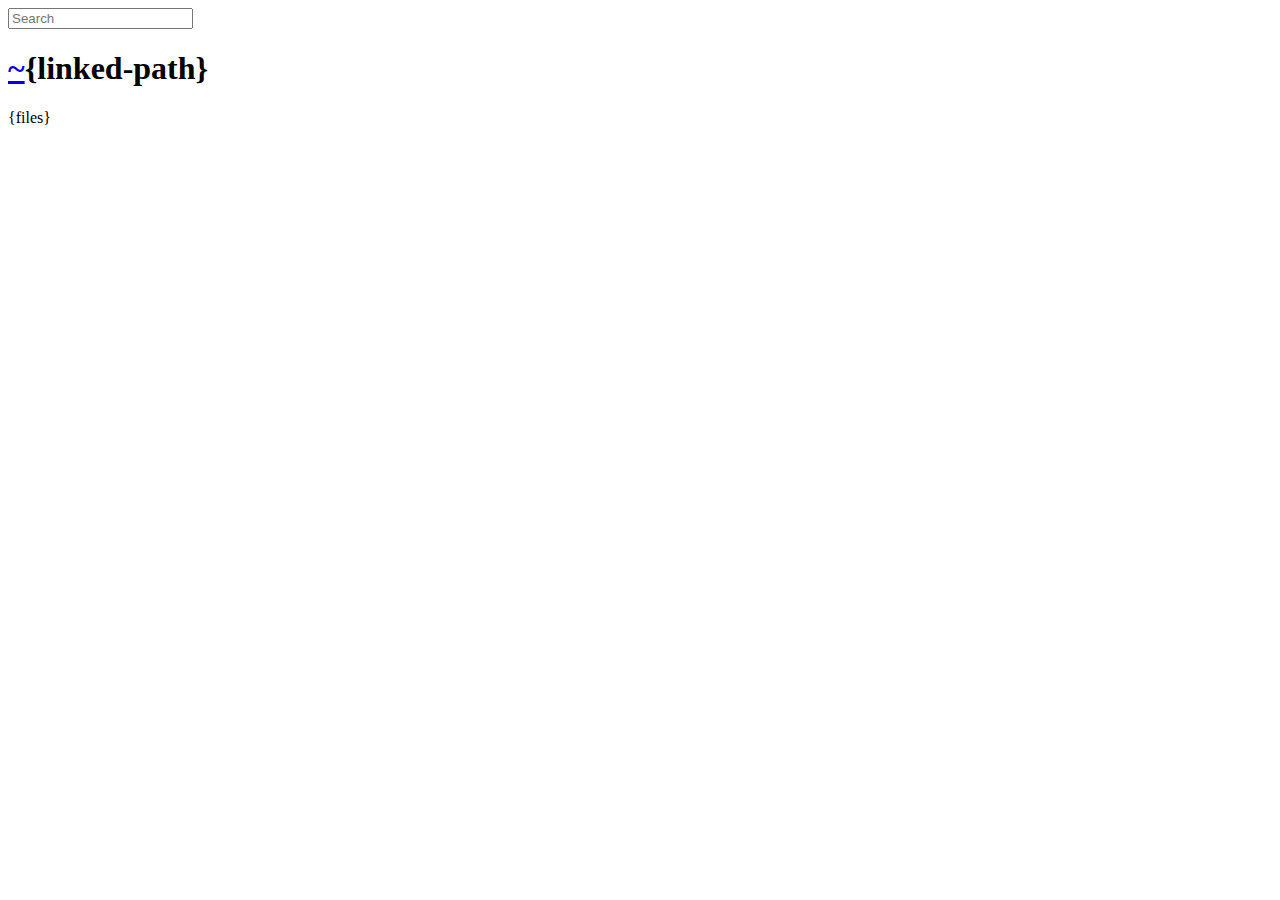
<file: node_modules/serve-index 2/public/directory.html>
<!DOCTYPE html>
<html>
  <head>
    <meta charset='utf-8'> 
    <meta name="viewport" content="width=device-width, initial-scale=1.0, maximum-scale=1.0, user-scalable=no" />
    <title>listing directory {directory}</title>
    <style>{style}</style>
    <script>
      function $(id){
        var el = 'string' == typeof id
          ? document.getElementById(id)
          : id;

        el.on = function(event, fn){
          if ('content loaded' == event) {
            event = window.attachEvent ? "load" : "DOMContentLoaded";
          }
          el.addEventListener
            ? el.addEventListener(event, fn, false)
            : el.attachEvent("on" + event, fn);
        };

        el.all = function(selector){
          return $(el.querySelectorAll(selector));
        };

        el.each = function(fn){
          for (var i = 0, len = el.length; i < len; ++i) {
            fn($(el[i]), i);
          }
        };

        el.getClasses = function(){
          return this.getAttribute('class').split(/\s+/);
        };

        el.addClass = function(name){
          var classes = this.getAttribute('class');
          el.setAttribute('class', classes
            ? classes + ' ' + name
            : name);
        };

        el.removeClass = function(name){
          var classes = this.getClasses().filter(function(curr){
            return curr != name;
          });
          this.setAttribute('class', classes.join(' '));
        };

        return el;
      }

      function search() {
        var str = $('search').value.toLowerCase();
        var links = $('files').all('a');

        links.each(function(link){
          var text = link.textContent.toLowerCase();

          if ('..' == text) return;
          if (str.length && ~text.indexOf(str)) {
            link.addClass('highlight');
          } else {
            link.removeClass('highlight');
          }
        });
      }

      $(window).on('content loaded', function(){
        $('search').on('keyup', search);
      });
    </script>
  </head>
  <body class="directory">
    <input id="search" type="text" placeholder="Search" autocomplete="off" />
    <div id="wrapper">
      <h1><a href="/">~</a>{linked-path}</h1>
      {files}
    </div>
  </body>
</html>
</file>
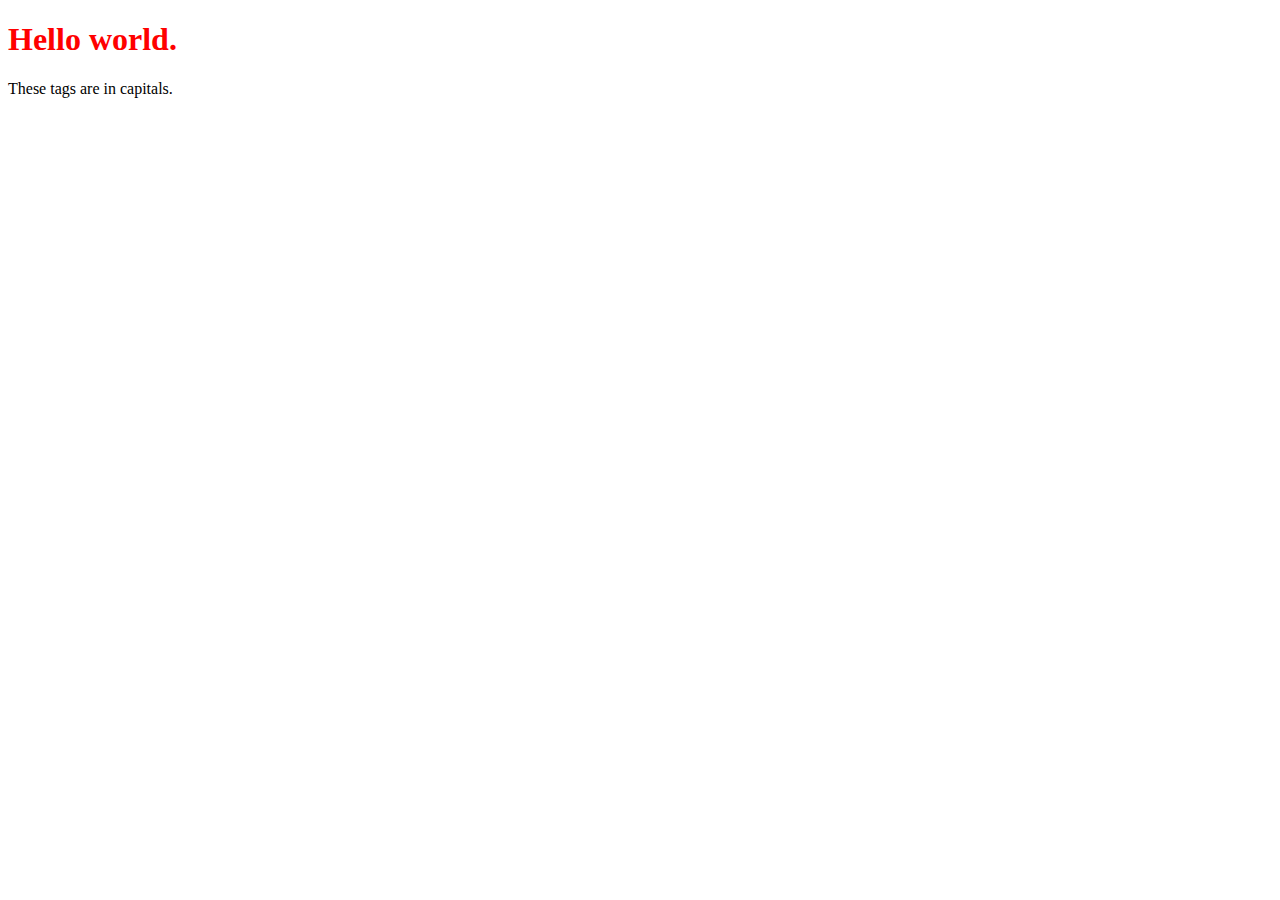
<file: node_modules/live-server 2/test/data/index-caps.htm>
<!DOCTYPE HTML PUBLIC "-//W3C//DTD HTML 4.01//EN"
            "http://www.w3.org/TR/html4/strict.dtd">
<HTML lang="en">
<HEAD>
  <META http-equiv="Content-Type" content="text/html; charset=utf-8" >
	<TITLE>Live-server Test Page</TITLE>
	<LINK rel="stylesheet" href="style.css" >
</HEAD>
<BODY>
	<H1>Hello world.</H1>
	<P>These tags are in capitals.</P>
</BODY>
</HTML>
</file>
<file: node_modules/live-server 2/test/data/style.css>
h1 { color: red; }
</file>
<file: css/style.css>
* {
            margin: 0;
            padding: 0;
            box-sizing: border-box;
        }

        body {
            font-family: "Inter", sans-serif;
  font-optical-sizing: auto;
  font-weight: <weight>;
  font-style: normal;
            background-color: #fff;
            color: #000;
            overflow-x: hidden;
            line-height: 1.6;
        }

        .container {
            max-width: 1400px;
            margin: 0 auto;
            padding: 0 80px;
        }


        #home-page{
            width: 100%;
            float: left;
            overflow: hidden;
        }
.faded{
    opacity: 0.4;
    pointer-events: none;
    cursor: not-allowed;
    filter: grayscale(50%);
    transition: all 0.3s ease;
     pointer-events: none;
}


  /* new Header */

body.menu-open {
      overflow: hidden;
    }

    header {
      background: white;
    padding: 10px 2rem;
    position: fixed;
    top: 0;
    left: 0;
    right: 0;
    z-index: 1000;
    border-bottom: 1px solid #f1f1f1;
    width: 100%;
    }

    .header-container {
      max-width: 1400px;
      margin: 0 auto;
      display: flex;
      justify-content: space-between;
      align-items: center;
    }

    .logo {
      display: flex;
      align-items: center;
      gap: 0.5rem;
      font-size: 1.1rem;
      font-weight: 500;
      color: #1a1a2e;
      text-decoration: none;
    }

    .logo-icon {
      width: 40px;
      height: 40px;
      background: #1a1a2e;
      border-radius: 50%;
      display: flex;
      align-items: center;
      justify-content: center;
      color: white;
      font-style: italic;
      font-weight: bold;
      font-size: 1.5rem;
    }

    .nav-desktop {
      display: flex;
      align-items: center;
      gap: 3rem;
    }

    .nav-links {
      display: flex;
      gap: 2rem;
      list-style: none;
    }

    .nav-links a {
      color: #333;
      text-decoration: none;
      font-size: 1rem;
      transition: color 0.3s;
    }

    .nav-links a:hover {
      color: #1a1a2e;
    }

    .download-btn {
      background: #1a1a2e;
      color: white;
      padding: 0.75rem 1.5rem;
      border-radius: 50px;
      text-decoration: none;
      display: flex;
      align-items: center;
      gap: 0.5rem;
      font-size: 1rem;
      transition: background 0.3s;
    }

    .download-btn:hover {
      background: #2d2d44;
    }

    .download-icon {
      font-size: 1.2rem;
    }

    .hamburger {
      display: none;
      flex-direction: column;
      gap: 5px;
      background: none;
      border: none;
      cursor: pointer;
      padding: 5px;
    }

    .hamburger span {
      width: 25px;
      height: 3px;
      background: #1a1a2e;
      border-radius: 3px;
      transition: all 0.3s;
    }

    .hamburger.active span:nth-child(1) {
      transform: rotate(45deg) translate(7px, 7px);
    }

    .hamburger.active span:nth-child(2) {
      opacity: 0;
    }

    .hamburger.active span:nth-child(3) {
      transform: rotate(-45deg) translate(7px, -7px);
    }

    .nav-mobile {
      display: none;
      position: fixed;
      top: 72px;
      left: 0;
      right: 0;
      background: white;
      box-shadow: 0 4px 12px rgba(0,0,0,0.1);
      padding: 2rem;
      z-index: 999;
      max-height: calc(100vh - 72px);
      overflow-y: auto;
    }

    .nav-mobile.active {
      display: block;
    }

    .nav-mobile ul {
      list-style: none;
      display: flex;
      flex-direction: column;
      gap: 1.5rem;
    }

    .nav-mobile a {
      color: #333;
      text-decoration: none;
      font-size: 1.1rem;
      display: block;
      padding: 0.5rem 0;
    }

    .nav-mobile .download-btn {
      margin-top: 1rem;
      justify-content: center;
    }

    @media (max-width: 768px) {
      .nav-desktop {
        display: none;
      }

      .hamburger {
        display: flex;
      }
    }






    /*  /* Header */
       /* header {
            position: fixed;
            top: 0;
            left: 0;
            right: 0;
            background: rgba(255, 255, 255, 0.95);
            backdrop-filter: blur(10px);
            z-index: 1000;
            border-bottom: 1px solid rgba(0, 0, 0, 0.05);
        }
*/
        nav {
            display: flex;
            justify-content: space-between;
            align-items: center;
            padding: 0 80px;
        }

        .logo {
            font-size: 1.125rem;
            cursor: pointer;
            font-weight: 400;
            color: #030F49;
            text-decoration: none;
            display: flex;
            align-items: center;
            gap: 12px;
        }

        .logo-icon {
            width: 40px;
            height: 40px;
            background: #000c3d;
            border-radius: 50%;
            display: flex;
            align-items: center;
            justify-content: center;
            color: white;
            font-weight: 600;
            font-size: 1rem;
        }

        .nav-center {
            display: flex;
            gap: 48px;
            list-style: none;
        }

        .nav-center a {
            color: #000;
            text-decoration: none;
            font-size: 1rem;
            font-weight: 400;
            transition: opacity 0.3s ease;
        }
        .pad-btn{
            padding: 12px 18px !important;
        }

        .nav-center a:hover,
        .nav-center a.active {
            opacity: 0.6;
        }

        .portfolio-btn {
            display: inline-flex;
            cursor: pointer !important;
            align-items: center;
            gap: 12px;
            background-color: #0f1f4d;
            color: white;
            font-size: 18px;
            font-weight: 600;
            padding: 18px 18px;
            border-radius: 50px;
            border: none;
            text-decoration: none;
            transition: all 0.3s ease;
            box-shadow: 0 4px 15px rgba(0, 0, 0, 0.2);
        }

        .portfolio-btn:hover {
            transform: translateY(-2px);
            box-shadow: 0 6px 20px rgba(0, 0, 0, 0.3);
            background-color: #162a5e;
        }

        .portfolio-btn:active {
            transform: translateY(0);
            box-shadow: 0 2px 10px rgba(0, 0, 0, 0.2);
        }

        .btn-icon {
            width: 24px;
            height: 24px;
            transition: transform 0.6s ease;
            flex-shrink: 0;
        }

        .portfolio-btn:hover .btn-icon {
            transform: rotate(360deg);
        }*/

        /* Responsive Design */
        @media (max-width: 768px) {
            .portfolio-btn {
                font-size: 16px;
                padding: 16px 30px;
                gap: 10px;
            }

            .btn-icon {
                width: 22px;
                height: 22px;
            }
        }

        @media (max-width: 480px) {
            .portfolio-btn {
                font-size: 15px;
                padding: 14px 26px;
                gap: 8px;
            }

            .btn-icon {
                width: 20px;
                height: 20px;
            }
        }

        /* Hero Section */
        .hero {
            min-height: 100vh;
            display: flex;
            align-items: center;
            padding: 60px 0 0 0;
            position: relative;
        }

        .hero-wrapper {
            display: flex;
            align-items: center;
            gap: 80px;
            width: 100%;
        }

        .hero-content {
            flex: 1;
            opacity: 0;
            animation: fadeInUp 1.2s cubic-bezier(0.16, 1, 0.3, 1) 0.2s forwards;
        }

        .hero h1 {
            font-size: 5rem;
            font-weight: 400;
            line-height: 90.2px;
            margin-bottom: 40px;
            letter-spacing: -0.02em;
            font-family: "Lora", serif;
            color: #030F49;
            font-style: normal;
        }

        .hero-description {
            font-size: 1.25rem;
            font-weight: 400;
            color: #000;
            max-width: 600px;
            line-height: 1.6;
        }

        .profile-image-wrapper {
            position: relative;
            width: 380px;
            height: 480px;
            flex-shrink: 0;
            opacity: 0;
            animation: fadeIn 1s cubic-bezier(0.16, 1, 0.3, 1) 0.5s forwards;
        }

        .profile-image {
            width: 100%;
            height: 100%;
            border-radius: 24px;
            overflow: hidden;
            position: relative;
            z-index: 2;
            box-shadow: 0 20px 60px rgba(0, 0, 0, 0.15);
        }

        .profile-image img {
            width: 100%;
            height: 100%;
            object-fit: cover;
        }

        .rotating-badge {
            position: absolute;
            bottom: -25px;
            right: -25px;
            width: 100px;
            height: 100px;
            background: #d4ff00;
            border-radius: 50%;
            display: flex;
            align-items: center;
            justify-content: center;
            z-index: 3;
            animation: rotate 15s linear infinite;
            box-shadow: 0 10px 30px rgba(0, 0, 0, 0.15);
        }

        .rotating-badge svg {
            width: 100%;
            height: 100%;
            position: absolute;
        }

        .rotating-badge text {
            font-size: 14px;
            font-weight: 600;
            letter-spacing: 3px;
            text-transform: uppercase;
            fill: #000c3d;
        }

        .badge-center {
            font-size: 2rem;
            z-index: 1;
        }

        @keyframes rotate {
            from {
                transform: rotate(0deg);
            }
            to {
                transform: rotate(360deg);
            }
        }
        @media (max-width: 1024px){
    .hero {
         padding: 140px 0 0;
         min-height:0;
    }
        .hero h1 {
        font-size: 3rem !important;
        line-height: 58.2px;

    }

}

        /* Section */
        .section {
            padding: 160px 0;
        }

        .section-header {
            margin-bottom: 80px;
            opacity: 0;
            transform: translateY(40px);
            transition: all 1s cubic-bezier(0.16, 1, 0.3, 1);
        }

        .section.visible .section-header {
            opacity: 1;
            transform: translateY(0);
        }

        .section-number {
            font-size: 1.125rem;
            color: #999;
            margin-bottom: 16px;
            font-weight: 400;
        }

        .section-title {
            font-size: 3.5rem;
            font-weight: 600;
            letter-spacing: -0.02em;
            color: #000c3d;
        }

        /* Section */
        .section {
            padding: 160px 0;
        }

        .section-header {
            margin-bottom: 80px;
            opacity: 0;
            transform: translateY(40px);
            transition: all 1s cubic-bezier(0.16, 1, 0.3, 1);
        }

        .section.visible .section-header {
            opacity: 1;
            transform: translateY(0);
        }

        .section-number {
            font-size: 1.125rem;
            color: #999;
            margin-bottom: 16px;
            font-weight: 400;
        }

        .section-title {
            font-size: 3.5rem;
            font-weight: 500;
            letter-spacing: -0.02em;
        }

       
.section-label {
            color: #666;
            font-size: 14px;
            font-weight: 500;
            margin-bottom: 12px;
            display: flex;
            align-items: center;
            gap: 8px;
        }

       /* .section-label::before {
            content: '01';
            color: #999;
        }*/

        .section-title {
            font-size: 32px;
            font-weight: 600;
            color: #1a1a1a;
            margin-bottom: 40px;
        }

        .card {
            background: linear-gradient(135deg, #d4d99f 0%, #c8d896 50%, #a8d4a8 100%);
            border-radius: 24px;
            padding: 60px;
            position: relative;
            margin-bottom: 24px;
            overflow: hidden;
            box-shadow: 0 4px 24px rgba(0, 0, 0, 0.08);
        }
.bg-color1{
    background: linear-gradient(135deg, #e8f4f8 0%, #c3defe 25%, #c3defe 50%, #c3defe 75%, #c3defe 100%)
}
        .card-content {
            display: grid;
            grid-template-columns: 1fr 1.2fr;
            gap: 60px;
            align-items: start;
        }

        .left-section {
            padding-top: 230px;
        }

        .project-tag {
            color: #898989;
            font-size: 15px;
            font-weight: 400;
            margin-bottom: 0;
            letter-spacing: 0.3px;
            line-height: 28.8px;
            font-style: normal;
        }

        .project-title {
            font-size: 28px;
            font-weight: 500;
            color: #161E47;
            margin-bottom: 16px;
            line-height: 33.6px;
        }

        .project-description {
            font-size: 18px;
            color: #161E47;
            line-height: 28.8px;
            margin-bottom: 16px;
            font-weight: 400;
            font-style: normal;
        }

        .read-more-btn {
            background: #1e2a4a;
            color: white;
            border: none;
            padding: 14px 28px;
            border-radius: 50px;
            font-size: 15px;
            font-weight: 600;
            cursor: pointer;
            display: inline-flex;
            align-items: center;
            gap: 8px;
            transition: transform 0.2s, box-shadow 0.2s;
        }

        .read-more-btn:hover {
            transform: translateY(-2px);
            box-shadow: 0 8px 16px rgba(30, 42, 74, 0.3);
        }

        .read-more-btn::before {
            content: '✦';
            font-size: 16px;
        }

        .right-section {
            position: relative;
            display: flex;
            flex-direction: column;
            gap: 20px;
        }

        .screenshot-wrapper {
            position: relative;
            transition: transform 0.4s ease;
            will-change: transform;
        }

       .screenshot img {
                display: block;
    width: 100%;
    height: 100%;
    border-radius: inherit;
    object-position: center center;
    object-fit: contain;
        }

        .screenshot-wrapper:hover {
            transform: scale(1.03);
            z-index: 2;
        }

       /* .screenshot {
            background: white;
            border-radius: 16px;
            padding: 32px;
            box-shadow: 0 8px 32px rgba(0, 0, 0, 0.1);
            position: relative;
        }*/

        .screenshot-small {
            padding: 24px;
        }

        .contractbook-logo {
            width: 120px;
            height: 20px;
            margin-bottom: 24px;
            background: #1a1a1a;
            border-radius: 4px;
        }

        .screenshot-title {
            font-size: 18px;
            font-weight: 600;
            color: #1a1a1a;
            margin-bottom: 20px;
            text-align: center;
        }

        .verification-label {
            font-size: 12px;
            color: #999;
            margin-bottom: 8px;
            text-align: center;
        }

        .verification-code {
            background: #f5f5f5;
            border: 1px solid #e0e0e0;
            border-radius: 8px;
            padding: 12px;
            text-align: center;
            font-size: 15px;
            font-weight: 600;
            color: #333;
            margin-bottom: 16px;
        }

        .resend-link {
            color: #4d6bff;
            font-size: 13px;
            text-align: center;
            margin-bottom: 16px;
            cursor: pointer;
        }

        .button-group {
            display: flex;
            gap: 12px;
            margin-top: 8px;
        }

        .btn {
            flex: 1;
            padding: 12px;
            border-radius: 8px;
            font-size: 14px;
            font-weight: 600;
            cursor: pointer;
            border: none;
            transition: all 0.2s;
        }

        .btn-secondary {
            background: white;
            color: #333;
            border: 1px solid #ddd;
        }

        .btn-primary {
            background: #4d6bff;
            color: white;
        }

        .btn:hover {
            transform: translateY(-1px);
        }

        .security-card {
            background: white;
            border-radius: 12px;
            padding: 24px;
            box-shadow: 0 4px 16px rgba(0, 0, 0, 0.08);
        }

        .security-title {
            font-size: 16px;
            font-weight: 700;
            color: #1a1a1a;
            margin-bottom: 12px;
        }

        .security-description {
            font-size: 13px;
            color: #666;
            line-height: 1.5;
            margin-bottom: 16px;
        }

        .enable-2fa-btn {
            background: #4d6bff;
            color: white;
            border: none;
            padding: 12px;
            border-radius: 8px;
            font-size: 14px;
            font-weight: 600;
            width: 100%;
            cursor: pointer;
            transition: all 0.2s;
        }

        .enable-2fa-btn:hover {
            background: #3d5bef;
        }

        .code-display-card {
            background: white;
            border-radius: 12px;
            padding: 28px;
            box-shadow: 0 4px 16px rgba(0, 0, 0, 0.08);
            text-align: center;
        }

        .code-label {
            font-size: 13px;
            color: #666;
            margin-bottom: 16px;
        }

        .code-large {
            font-size: 32px;
            font-weight: 700;
            color: #1a1a1a;
            letter-spacing: 4px;
        }

        .user-card {
            background: white;
            border-radius: 12px;
            padding: 20px;
            box-shadow: 0 4px 16px rgba(0, 0, 0, 0.08);
            display: flex;
            align-items: center;
            justify-content: space-between;
        }

        .user-info {
            display: flex;
            align-items: center;
            gap: 12px;
        }

        .user-avatar {
            width: 40px;
            height: 40px;
            border-radius: 50%;
            background: #4fd1c5;
            display: flex;
            align-items: center;
            justify-content: center;
            color: white;
            font-weight: 600;
            position: relative;
        }

        .user-avatar::after {
            content: '';
            position: absolute;
            bottom: 0;
            right: 0;
            width: 10px;
            height: 10px;
            background: #48bb78;
            border: 2px solid white;
            border-radius: 50%;
        }

        .user-details h4 {
            font-size: 14px;
            font-weight: 600;
            color: #1a1a1a;
            margin-bottom: 2px;
        }

        .user-details p {
            font-size: 12px;
            color: #999;
        }

        .user-role {
            font-size: 13px;
            color: #666;
            margin-right: 12px;
        }

        .badge-2fa {
            background: #1e2a4a;
            color: white;
            padding: 8px 16px;
            border-radius: 8px;
            font-size: 13px;
            font-weight: 600;
            position: absolute;
            bottom: -12px;
            left: 50%;
            transform: translateX(-50%);
            box-shadow: 0 4px 12px rgba(0, 0, 0, 0.15);
        }

        .member-card {
            background: white;
            border-radius: 12px;
            padding: 16px 20px;
            box-shadow: 0 4px 16px rgba(0, 0, 0, 0.08);
            display: flex;
            align-items: center;
            justify-content: space-between;
        }

        .member-info {
            display: flex;
            align-items: center;
            gap: 12px;
        }

        .member-avatar {
            width: 40px;
            height: 40px;
            border-radius: 50%;
            background: #feb2b2;
            display: flex;
            align-items: center;
            justify-content: center;
            color: white;
            font-weight: 600;
            position: relative;
        }

        .member-avatar::after {
            content: '';
            position: absolute;
            bottom: 0;
            right: 0;
            width: 10px;
            height: 10px;
            background: #f59e0b;
            border: 2px solid white;
            border-radius: 50%;
        }

        .member-details h4 {
            font-size: 14px;
            font-weight: 600;
            color: #1a1a1a;
            margin-bottom: 2px;
        }

        .member-details p {
            font-size: 12px;
            color: #999;
        }

        .member-actions {
            display: flex;
            align-items: center;
            gap: 16px;
        }

        .member-role {
            font-size: 13px;
            color: #666;
        }

        .add-permissions-btn {
            background: white;
            color: #4d6bff;
            border: 1px solid #e0e0e0;
            padding: 8px 16px;
            border-radius: 8px;
            font-size: 13px;
            font-weight: 600;
            cursor: pointer;
            display: flex;
            align-items: center;
            gap: 6px;
            transition: all 0.2s;
        }

        .add-permissions-btn::before {
            content: '+';
            font-size: 16px;
        }

        .add-permissions-btn:hover {
            background: #f8f9fa;
        }

        .decorative-curve {
            position: absolute;
            bottom: -100px;
            right: -100px;
            width: 600px;
            height: 600px;
            border: 40px solid #5d6bff;
            border-radius: 50%;
            opacity: 0.15;
            pointer-events: none;
        }

        @media (max-width: 968px) {
            .card-content {
                grid-template-columns: 1fr;
                gap: 40px;
            }
            
            .card {
                padding: 40px 30px;
            }
        }















        

        /* Hide sections for page navigation */
        .page-hidden {
            display: none;
        }

        /* Animations */
        @keyframes fadeInUp {
            from {
                opacity: 0;
                transform: translateY(40px);
            }
            to {
                opacity: 1;
                transform: translateY(0);
            }
        }

        @keyframes fadeIn {
            from {
                opacity: 0;
            }
            to {
                opacity: 1;
            }
        }

        /* Mobile Menu */
        .mobile-menu-btn {
            display: none;
            flex-direction: column;
            gap: 6px;
            cursor: pointer;
        }

        .mobile-menu-btn span {
            width: 24px;
            height: 2px;
            background: #000;
            transition: all 0.3s ease;
        }

        /* Responsive */
        @media (max-width: 1200px) {
            .container {
                padding: 0 60px;
            }

            nav {
                padding: 24px 60px;
            }

            .hero h1 {
                font-size: 5rem;
            }

            .section-title {
                font-size: 3rem;
            }

            .page-title {
                font-size: 4rem;
            }
        }

        @media (max-width: 768px) {
            .nav-mobile .download-btn {
    justify-content: center;
    color: #fff;
    text-align: center;
}
            .container {
                padding: 0 32px;
            }
            .hero-wrapper {
                display: block;}

            nav {
                padding: 20px 32px;
            }

            .nav-links {
                display: none;
            }

            .mobile-menu-btn {
                display: flex;
            }

            .hero {
                padding: 70px 0 0;
            }
            .left-section {
                padding-top: 0;
                    }

            .hero-content {
                max-width: 100%;
                margin-bottom: 24px;
            }
            .card-article{
                display: block !important;
            }
            .card-article {
    display: block;}

            .profile-image-wrapper {
                position: relative;
                right: auto;
                top: auto;
                transform: none;
                width: 100%;
                height: 400px;
                margin-bottom: 60px;
            }

            .rotating-text {
                width: 120px;
                height: 120px;
                bottom: -20px;
                right: -20px;
            }

            .rotating-text text {
                font-size: 13px;
                letter-spacing: 3px;
            }

            .hero h1 {
                font-size: 3rem;
            }

            .hero-description {
                font-size: 1.25rem;
            }

            .section {
                padding: 100px 0;
            }

            .section-title {
                font-size: 2.25rem;
            }

            .cards-grid {
                grid-template-columns: 1fr;
                gap: 32px;
            }

            .card-image {
                height: 400px;
            }

            .card-content {
                padding: 40px 0 0 0;
            }

            .card-title {
                font-size: 1.75rem;
            }

            .card-description {
                font-size: 1.125rem;
            }

            .research-card .card-content {
                flex-direction: column;
                padding: 40px;
            }

            .page-title {
                font-size: 2.5rem;
            }

            .page-text {
                font-size: 1.25rem;
            }
        }

        /* Footer */
        footer {
            background: #000;
            color: #fff;
            padding: 80px 0 40px;
        }

        .footer-content {
            display: grid;
            grid-template-columns: 2fr 1fr 1fr;
            gap: 80px;
            margin-bottom: 60px;
        }

        .footer-brand {
            display: flex;
            flex-direction: column;
            gap: 24px;
        }

        .footer-logo {
            display: flex;
            align-items: center;
            gap: 12px;
            font-size: 1.5rem;
            font-weight: 600;
        }

        .footer-logo-icon {
            width: 48px;
            height: 48px;
            background: linear-gradient(135deg, #667eea 0%, #764ba2 100%);
            border-radius: 10px;
            display: flex;
            align-items: center;
            justify-content: center;
            color: white;
            font-weight: 700;
            font-size: 1.5rem;
        }

        .footer-description {
            color: #999;
            font-size: 1rem;
            line-height: 1.6;
            max-width: 400px;
        }

        .footer-section h4 {
            font-size: 1.125rem;
            font-weight: 500;
            margin-bottom: 24px;
            color: #fff;
        }

        .footer-links {
            display: flex;
            flex-direction: column;
            gap: 16px;
        }

        .footer-links a {
            color: #999;
            text-decoration: none;
            font-size: 1rem;
            transition: color 0.3s ease;
        }

        .footer-links a:hover {
            color: #fff;
        }

        .footer-social {
            display: flex;
            gap: 16px;
        }

        .social-icon {
            width: 44px;
            height: 44px;
            border-radius: 10px;
            background: rgba(255, 255, 255, 0.1);
            display: flex;
            align-items: center;
            justify-content: center;
            color: #fff;
            text-decoration: none;
            transition: all 0.3s ease;
            font-size: 1.125rem;
        }

        

        .footer-bottom {
            padding-top: 40px;
            border-top: 1px solid rgba(255, 255, 255, 0.1);
            display: flex;
            justify-content: space-between;
            align-items: center;
            font-size: 0.875rem;
            color: #666;
        }

        .footer-copyright {
            display: flex;
            gap: 32px;
        }

        .footer-copyright a {
            color: #666;
            text-decoration: none;
            transition: color 0.3s ease;
        }

        .footer-copyright a:hover {
            color: #999;
        }

        html {
            scroll-behavior: smooth;
        }

        @media (max-width: 768px) {
            footer {
                padding: 60px 0 32px;
            }

            .footer-content {
                grid-template-columns: 1fr;
                gap: 48px;
            }

            .footer-bottom {
                flex-direction: column;
                gap: 24px;
                text-align: center;
            }

            .footer-copyright {
                flex-direction: column;
                gap: 16px;
            }
        }











        footer {
            background-color: #ffffff;
            padding: 40px 60px;
            border-top: 1px solid #e5e7eb;
        }

        .footer-container {
            max-width: 1400px;
            margin: 0 auto;
            display: flex;
            justify-content: space-between;
            align-items: center;
            gap: 30px;
        }

        .footer-left {
            display: flex;
            align-items: center;
            gap: 20px;
        }

        .say-hi {
            color: #9ca3af;
            font-size: 32px;
            font-weight: 300;
            letter-spacing: 0.5px;
        }

        .email {
            color: #111827;
            font-size: 32px;
            font-weight: 400;
            text-decoration: none;
            transition: color 0.3s ease;
        }

        .email:hover {
            color: #6366f1;
        }

        .social-icons {
            display: flex;
            gap: 24px;
            align-items: center;
        }

        .social-icon {
            width: 40px;
            height: 40px;
            display: flex;
            align-items: center;
            justify-content: center;
            color: #111827;
            text-decoration: none;
            transition: transform 0.3s ease, color 0.3s ease;
        }

        
        .social-icon svg {
            width: 28px;
            height: 28px;
        }

        

        /* Responsive Design */
        @media (max-width: 1024px) {
            footer {
                padding: 35px 40px;
            }

            .say-hi,
            .email {
                font-size: 28px;
            }

            .social-icon svg {
                width: 26px;
                height: 26px;
            }
        }

        @media (max-width: 768px) {
            footer {
                padding: 30px 25px;
            }

            .footer-container {
                flex-direction: column;
                align-items: flex-start;
                gap: 25px;
            }

            .footer-left {
                flex-direction: column;
                align-items: flex-start;
                gap: 12px;
                width: 100%;
            }

            .say-hi,
            .email {
                font-size: 24px;
            }

            .social-icons {
                width: 100%;
                justify-content: flex-start;
            }
        }

        @media (max-width: 480px) {
            footer {
                padding: 25px 20px;
            }

            .say-hi,
            .email {
                font-size: 20px;
            }

            .social-icons {
                gap: 18px;
            }

            .social-icon svg {
                width: 24px;
                height: 24px;
            }
        }





/* article */

        .card-article {
            display: flex;
            align-items: center;
            padding-bottom: 24px;
            gap: 60px;
            margin-bottom: 24px;
            border-bottom: 1px solid rgb(237, 237, 237);
        }

        .card-article .card-image {
            flex-shrink: 0;
            width: 350px;
            height: 320px;
            border-radius: 12px;
            overflow: hidden;
        }

        .card-article .card-image img {
            width: 100%;
            height: 100%;
            object-fit: cover;
        }

        .card-article .card-content {
            flex: 1;
            max-width: 460px;
            display: block;
        }

        .card-article .card-title {
            font-size: 2px8;
            font-weight: 500;
            color: #030F49;
;           font-style: normal;
            line-height: 33.6px;
            margin-bottom: 24px;
        }

        .card-article .card-description {
            font-size: 18px;
            color: #040F4E;
            line-height: 28.8px;
            margin-bottom: 32px;
            font-weight: 400;
            font-style: normal;
        }
 .instagram-section {
            width: 100%;
            padding: 60px 20px;
            background: #fff;
        }

        .section-header {
            text-align: center;
            margin-bottom: 40px;
        }

        .section-header h2 {
            font-size: 32px;
            font-weight: 700;
            color: #262626;
            margin-bottom: 10px;
        }

        .section-header p {
            font-size: 16px;
            color: #8e8e8e;
        }

        .instagram-grid {
            display: grid;
            grid-template-columns: repeat(4, 1fr);
            gap: 20px;
            max-width: 1200px;
            margin: 0 auto;
        }

        .instagram-card {
            position: relative;
            width: 100%;
            padding-bottom: 100%;
            height: 300px;
            border-radius: 12px;
            overflow: hidden;
            cursor: pointer;
            transition: transform 0.3s ease;
            box-shadow: 0 2px 8px rgba(0,0,0,0.1);
        }

        .bg-color3{
         background: linear-gradient(135deg, 
    #e8f4f8 0%,
    #f4e3d4 25%,
    #e8f4d4 50%,
    #f0d4e3 75%,
    #f4e8d4 100%
);
        }

        .card-content-insta{
            position: absolute;
            top: 0;
            left: 0;
            width: 100%;
            height: 100%;
        }

        .instagram-card img {
            width: 100%;
            height: 100%;
            object-fit: cover;
            display: block;
        }

        .card-overlay {
            position: absolute;
            top: 0;
            left: 0;
            right: 0;
            bottom: 0;
            background: rgba(0, 0, 0, 0.4);
            display: flex;
            align-items: center;
            justify-content: center;
            opacity: 0;
            transition: opacity 0.3s ease;
        }

        .instagram-card:hover .card-overlay {
            opacity: 1;
        }

        .instagram-icon {
            width: 48px;
            height: 48px;
            fill: white;
        }

        .cta-button {
            display: block;
            margin: 40px auto 0;
            padding: 14px 32px;
            background: linear-gradient(45deg, #f09433 0%, #e6683c 25%, #dc2743 50%, #cc2366 75%, #bc1888 100%);
            color: white;
            text-decoration: none;
            border-radius: 8px;
            font-weight: 600;
            font-size: 16px;
            transition: transform 0.2s ease;
            text-align: center;
            width: fit-content;
        }

        .cta-button:hover {
            transform: translateY(-2px);
            box-shadow: 0 4px 12px rgba(188, 24, 136, 0.4);
        }

        @media (max-width: 1024px) {
            .instagram-grid {
                grid-template-columns: repeat(3, 1fr);
                gap: 15px;
            }
        }

        @media (max-width: 768px) {
            .section-header h2 {
                font-size: 24px;
            }

            .instagram-grid {
                grid-template-columns: repeat(2, 1fr);
                gap: 15px;
            }

            .instagram-icon {
                width: 36px;
                height: 36px;
            }
        }

        @media (max-width: 480px) {
            .instagram-section {
                padding: 40px 15px;
            }

            .instagram-grid {
                gap: 10px;
            }
        }
        

        /* Responsive Design */
        @media (max-width: 1024px) {
            .card-article .card-article {
                gap: 40px;
                padding: 50px 40px;
            }

            .card-article .card-image {
                width: 300px;
                height: 280px;
            }

            .card-article .card-title {
                font-size: 28px;
            }

            .card-article .card-description {
                font-size: 17px;
            }
        }

        @media (max-width: 768px) {
            .card-article .card-article {
                flex-direction: column;
                gap: 30px;
                padding: 40px 30px;
            }

            .card-article .card-image {
                width: 100%;
                max-width: 100%;
                height: 300px;
            }

            .card-article .card-content {
                max-width: 100%;
            }

            .card-article .card-title {
                font-size: 26px;
            }

            .card-article .card-description {
                font-size: 16px;
            }
        }

        @media (max-width: 480px) {
            .card-article .card-article {
                padding: 30px 20px;
                gap: 24px;
            }

            .card-article .card-image {
                height: 250px;
            }

            .card-article .card-title {
                font-size: 24px;
                margin-bottom: 20px;
            }

            .card-article .card-description {
                font-size: 15px;
                margin-bottom: 24px;
            }

           
        }

        /* Add proper top spacing for inner pages to account for fixed header */
        .about-hero {
            padding-top: 100px !important;
        }

        /* About me page */

.about-hero {
            display: flex;
            align-items: center;
            justify-content: center;
            padding: 0 100px;
            padding-top: 100px;
            min-height: 80vh;
            background: #fff;
            gap: 60px;
        }

        .about-hero__content {
            flex: 1;
            max-width: 600px;
        }

        .about-hero__title {
            font-size: 96px;
            font-weight: 400;
            color: #030F49;
            margin-bottom: -21px;
            line-height: 115.2px;
            font-style: italic;
            font-family: "Lora", serif;
        }

        .about-hero__subtitle {
            font-size: 96px;
            font-weight: 400;
            color: #030F49;
            margin-bottom: 5px;
            line-height: 115.2px;
            font-style: normal;
        }

        .about-hero__pronunciation {
            font-size: 28px;
            color: #666;
            font-weight: 400;
            font-style: italic;
        }

        .about-hero__images {
            flex: 1;
            display: grid;
            grid-template-columns: 1fr 1fr;
            grid-template-rows: auto auto;
            gap: 20px;
            align-items: end;
            max-width: 600px;
        }

        .about-hero__image {
            border-radius: 20px;
            overflow: hidden;
            box-shadow: 0 10px 40px rgba(0, 0, 0, 0.1);
        }

        .about-hero__image--large {
            grid-column: 1 / 2;
            grid-row: 1 / 3;
            height: 455px;
        }

        .about-hero__image--small {
            grid-column: 2 / 3;
            grid-row: 2 / 3;
            height: 350px;
        }

        .about-hero__image img {
            width: 100%;
            height: auto;
            display: block;
            object-fit: cover;
        }

        @media (max-width: 1024px) {
            .about-hero {
                padding: 60px 50px;
                gap: 40px;
            }

            .about-hero__title,
            .about-hero__subtitle {
                font-size: 56px;
            }

            .about-hero__pronunciation {
                font-size: 24px;
            }
        }

        @media (max-width: 768px) {
            .container-about{
                display: block !important;
                padding: 0px 4%;
            }
            .label {
                 flex: 0 0 10px !important; }
            .about-hero {
                flex-direction: column;
                padding: 40px 30px;
                text-align: center;
            }

            .about-hero__content {
                max-width: 100%;
            }

            .about-hero__title,
            .about-hero__subtitle {
                font-size: 77px;
            }

            .about-hero__pronunciation {
                font-size: 20px;
            }

            .about-hero__images {
                width: 100%;
                grid-template-columns: 1fr;
                grid-template-rows: auto auto;
                gap: 20px;
            }

            .about-hero__image--large {
                grid-column: 1;
                grid-row: 1;
                height: 400px;
            }

            .about-hero__image--small {
                grid-column: 1;
                grid-row: 2;
                height: 200px;
            }
        }




         .container-about {
      display: flex;
      flex-direction: row;
      align-items: flex-start;
      justify-content: center;
      gap: 0;
      padding: 80px 10%;
    }

    .sidebar {
      flex: 0 0 150px;
      color: #040F4E;
      font-weight: 400;
      font-size: 18px;
    }

    .content {
      max-width: 650px;
      font-size: 16px;
    }

    .content p {
      margin-bottom: 20px;
    }

    .highlight {
      font-weight: 600;
      color: #0a0a23;
    }

    @media (max-width: 768px) {
      .container {
        flex-direction: column;
        gap: 40px;
        padding: 40px 6%;
      }

      .sidebar {
        font-size: 14px;
        margin-bottom: 24px;
      }

      .content {
        font-size: 15px;
      }
    }



    .experience-section {
      display: flex;
      flex-direction: row;
      align-items: flex-start;
      justify-content: center;
      gap: 0;
      padding: 0 10%;
    }

    .label {
      flex: 0 0 150px;
      color: #040F4E;
      font-weight: 400;
      font-size: 18px;
    }

    .content {
      max-width: 700px;
      font-size: 18px;
      font-weight: 400;
      color: #040F4E;
    }

    .job {
      margin-bottom: 40px;
    }

    .job-title {
      font-weight: 400;
      color: #0a0a23;
    }

    .company {
      font-weight: 400;
      color: #040F4E;
    }

    .date {
      color: #0a0a23;
      font-size: 15px;
      margin: 4px 0 12px 0;
    }

    .job p {
      margin: 0;
      color: #040F4E;
    }

    @media (max-width: 768px) {
      .experience-section {
        flex-direction: column;
        gap: 40px;
        padding: 40px 6%;
      }

      .label {
        font-size: 14px;
      }

      .content {
        font-size: 15px;
      }

}



.padding-bottom{
    padding-bottom: 80px;
}

.stats-container {
            width: 100%;
            display: grid;
            grid-template-columns: repeat(3, 1fr);
            gap: 60px;
            padding: 0px 0 100px 0px ;
        }

        .stat-item {
            text-align: left;
        }

        .stat-number {
            font-size: 64px;
            font-weight: 400;
            color: #1a1a1a;
            line-height: 1;
            margin-bottom: 20px;
            letter-spacing: -2px;
            font-family: "Lora", serif;
        }

        .stat-title {
            font-size: 20px;
            font-weight: 600;
            color: #1a1a1a;
            margin-bottom: 0;
        }

        .stat-description {
            font-size: 16px;
            color: #6b7280;
            line-height: 1.5;
        }

        @media (max-width: 1024px) {
            .stats-container {
                gap: 50px;
                padding: 50px 30px;
            }

            .stat-number {
                font-size: 64px;
            }

            .stat-title {
                font-size: 18px;
            }

            .stat-description {
                font-size: 15px;
            }
        }

        @media (max-width: 768px) {
            .stats-container {
                grid-template-columns: 1fr;
                gap: 40px;
                padding: 40px 30px;
            }

            .stat-item {
                text-align: center;
                padding-bottom: 40px;
                border-bottom: 1px solid #e5e7eb;
            }

            .stat-item:last-child {
                border-bottom: none;
                padding-bottom: 0;
            }

            .stat-number {
                font-size: 56px;
            }

            .stat-title {
                font-size: 18px;
            }

            .stat-description {
                font-size: 15px;
            }
        }

        @media (max-width: 480px) {
            .stats-container {
                padding: 30px 20px;
                gap: 35px;
            }

            .stat-number {
                font-size: 48px;
            }

            .stat-title {
                font-size: 16px;
            }

            .stat-description {
                font-size: 14px;
            }
        }



.bg-color-med{
    background: linear-gradient(135deg, #9bb4fc 0%, #e3e8ff 50%, #a6ffe0 100%) !important;
}
</file>
<file: css/works.css>
.Work-container {
            max-width: 900px;
            margin: 0 auto;
            padding: 90px 24px 70px ;
        }

        .hero-section {
            margin-bottom: 60px;
        }

        .hero-images {
            display: grid;
            grid-template-columns: repeat(3, 1fr);
            gap: 16px;
            margin-bottom: 40px;
        }

        .hero-images img {
            width: 100%;
            height: auto;
            border-radius: 8px;
        }

        h1 {
            font-size: 40px;
            font-weight: 600;
            margin-bottom: 24px;
            font-style: normal;
            line-height: 1.2;
            color: #030F49;
        }

        h2 {
            font-size: 2rem;
            color: #030F49;
            font-weight: 600;
            margin: 60px 0 24px;
            line-height: 1.3;
        }

        h3 {
            font-size: 1.5rem;
            font-weight: 600;
            margin: 0 0 16px;
            line-height: 1.3;
            color: #030F49;

        }

        h4 {
            font-size: 1.25rem;
            font-weight: 600;
            margin: 32px 0 16px;
            line-height: 1.3;
        }

        p {
            margin-bottom: 20px;
            font-size: 1.1rem;
            color: #040F4E;
            font-weight: normal;
        }

        .intro-text {
            font-size: 18px;
            line-height: 1.7;
            color: #040F4E;
            font-weight: 400;
            margin-bottom: 40px;
        }

        .key-results {
            background: #f8f9fa;
            padding: 32px;
            border-radius: 12px;
            margin: 40px 0;
        }

        .key-results h3 {
            margin-top: 0;
            font-size: 1.5rem;
        }

        .key-results ul {
            list-style: none;
            padding: 0;
        }

        .key-results li {
            padding: 8px 0;
            font-size: 1.1rem;
            position: relative;
            padding-left: 24px;
            color: #030F49;
        }

        .key-results li:before {
            content: "✓";
            position: absolute;
            left: 0;
            color: #28a745;
            font-weight: bold;
        }

        .info-grid {
            display: grid;
            grid-template-columns: repeat(2, 1fr);
            gap: 32px;
            margin: 40px 0;
        }

        .info-card {
            background: #f8f9fa;
            padding: 24px;
            border-radius: 8px;
        }

        .info-card h4 {
            margin-top: 0;
            color: #333;
        }

        .info-card p {
            margin-bottom: 8px;
            font-size: 1rem;
        }

        .full-width-image {
            width: 100%;
            margin: 40px 0;
            border-radius: 8px;
        }

        .image-grid {
            display: grid;
            grid-template-columns: repeat(auto-fit, minmax(250px, 1fr));
            gap: 16px;
            margin: 40px 0;
        }

        .image-grid img {
            width: 100%;
            height: auto;
            border-radius: 8px;
        }

        .image-caption {
            text-align: center;
            font-size: 0.95rem;
            color: #666;
            margin-top: 8px;
            font-style: italic;
        }

        .highlight-box {
            background: #fff3cd;
            border-left: 4px solid #ffc107;
            padding: 20px 24px;
            margin: 32px 0;
            border-radius: 4px;
        }

        .highlight-box p {
            margin-bottom: 8px;
        }

        .two-column {
            display: grid;
            grid-template-columns: 1fr 1fr;
            gap: 24px;
            margin: 32px 0;
        }

        .two-column img {
            width: 100%;
            border-radius: 8px;
        }

        .interactive-note {
            background: #e7f3ff;
            padding: 16px 24px;
            border-radius: 8px;
            margin: 24px 0;
            text-align: center;
            font-style: italic;
            color: #0066cc;
        }

        @media (max-width: 768px) {
            h1 {
                font-size: 2rem;
            }

            h2 {
                font-size: 1.75rem;
            }

            h3 {
                font-size: 1.35rem;
            }

            .hero-images {
                grid-template-columns: 1fr;
            }

            .info-grid,
            .two-column {
                grid-template-columns: 1fr;
            }

            .Work-container {
                padding: 40px 20px;
            }
        }


        .hero-bg {
  max-width: 1140px;
    aspect-ratio: 16 / 6;
    border-radius: 12px;
    overflow: hidden;
    margin: 0 auto;
    margin-top: 160px;
}

.hero-bg img {
  width: 100%;
  height: 100%;
  object-fit: cover;
  display: block;
}

/* Responsive adjustments */
@media (max-width: 768px) {
  .hero-bg {
    aspect-ratio: 16 / 9;
    border-radius: 8px;
    height: 180px;
  }
}

@media (max-width: 480px) {
  .hero-bg {
    width: 95%;
    aspect-ratio: 4 / 3;
    border-radius: 6px;
    margin-top: 90px;
  }
}



.point-list {
            list-style: none;
            counter-reset: item;
        }

        .point-list > li {
            counter-increment: item;
            margin-bottom: 16px;
            color: #030F49;
            font-size: 18px;
            line-height: 1.6;
            padding-left: 0;
        }

        .point-list > li::before {
            content: counter(item) ". ";
            font-weight: 500;
            color: #030F49;
        }



      

        .iframe-container {
            flex: 1;
            position: relative;
            background: #f5f5f5;
            height: 60vh;
        }

        iframe {
            width: 100%;
            height: 100%;
            border: none;
        }
</file>
